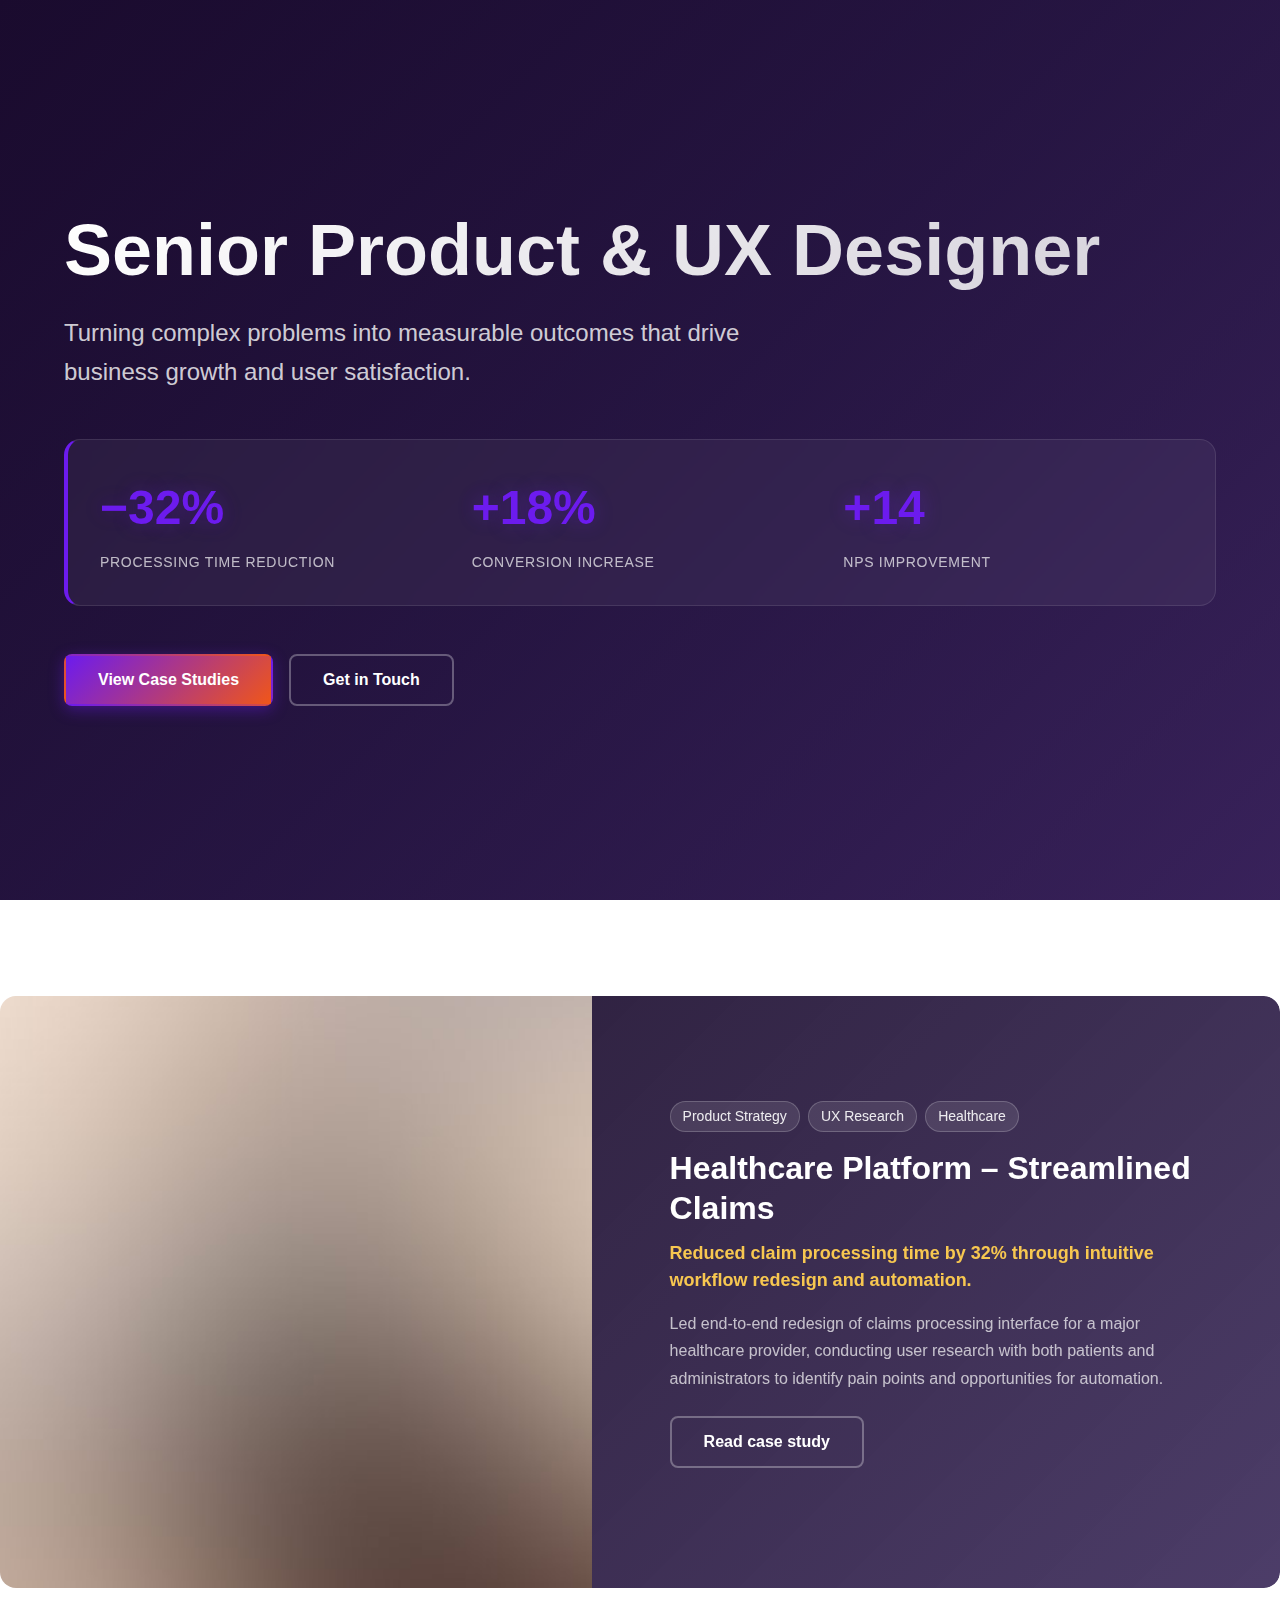
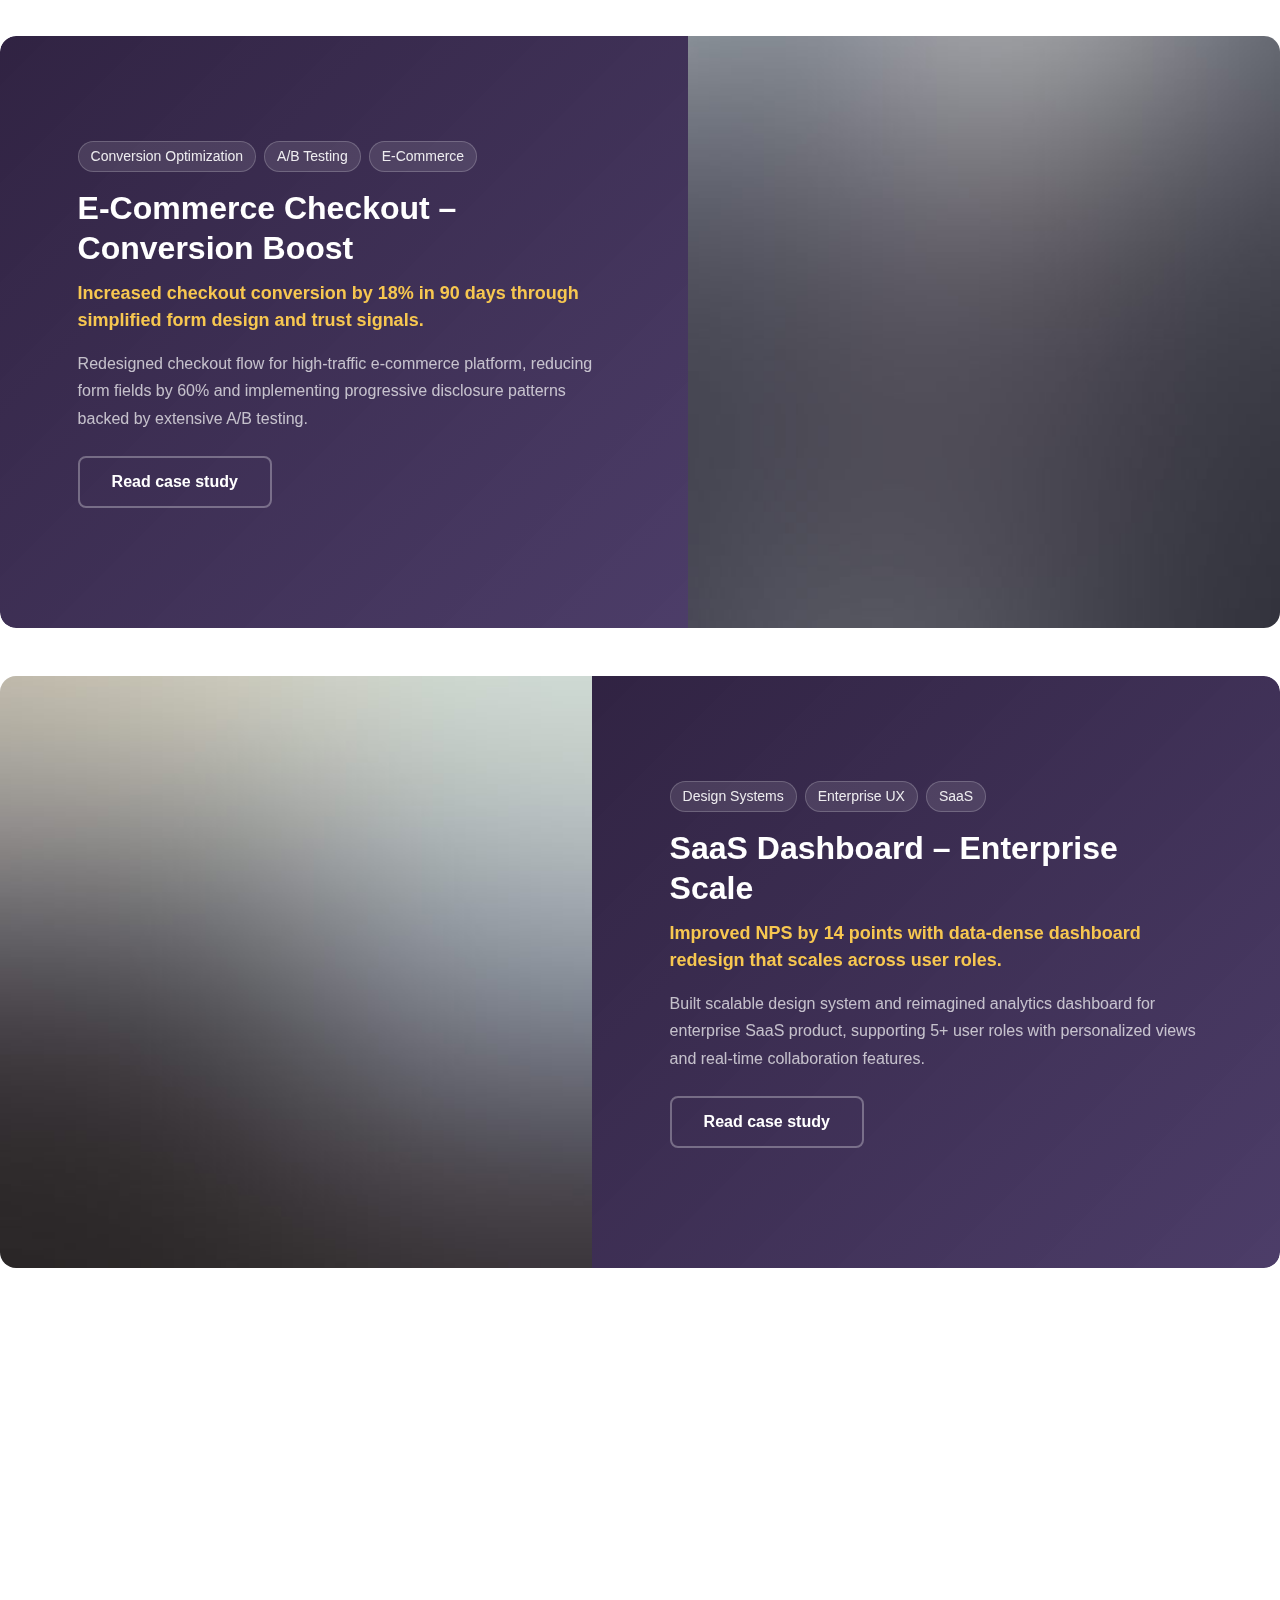
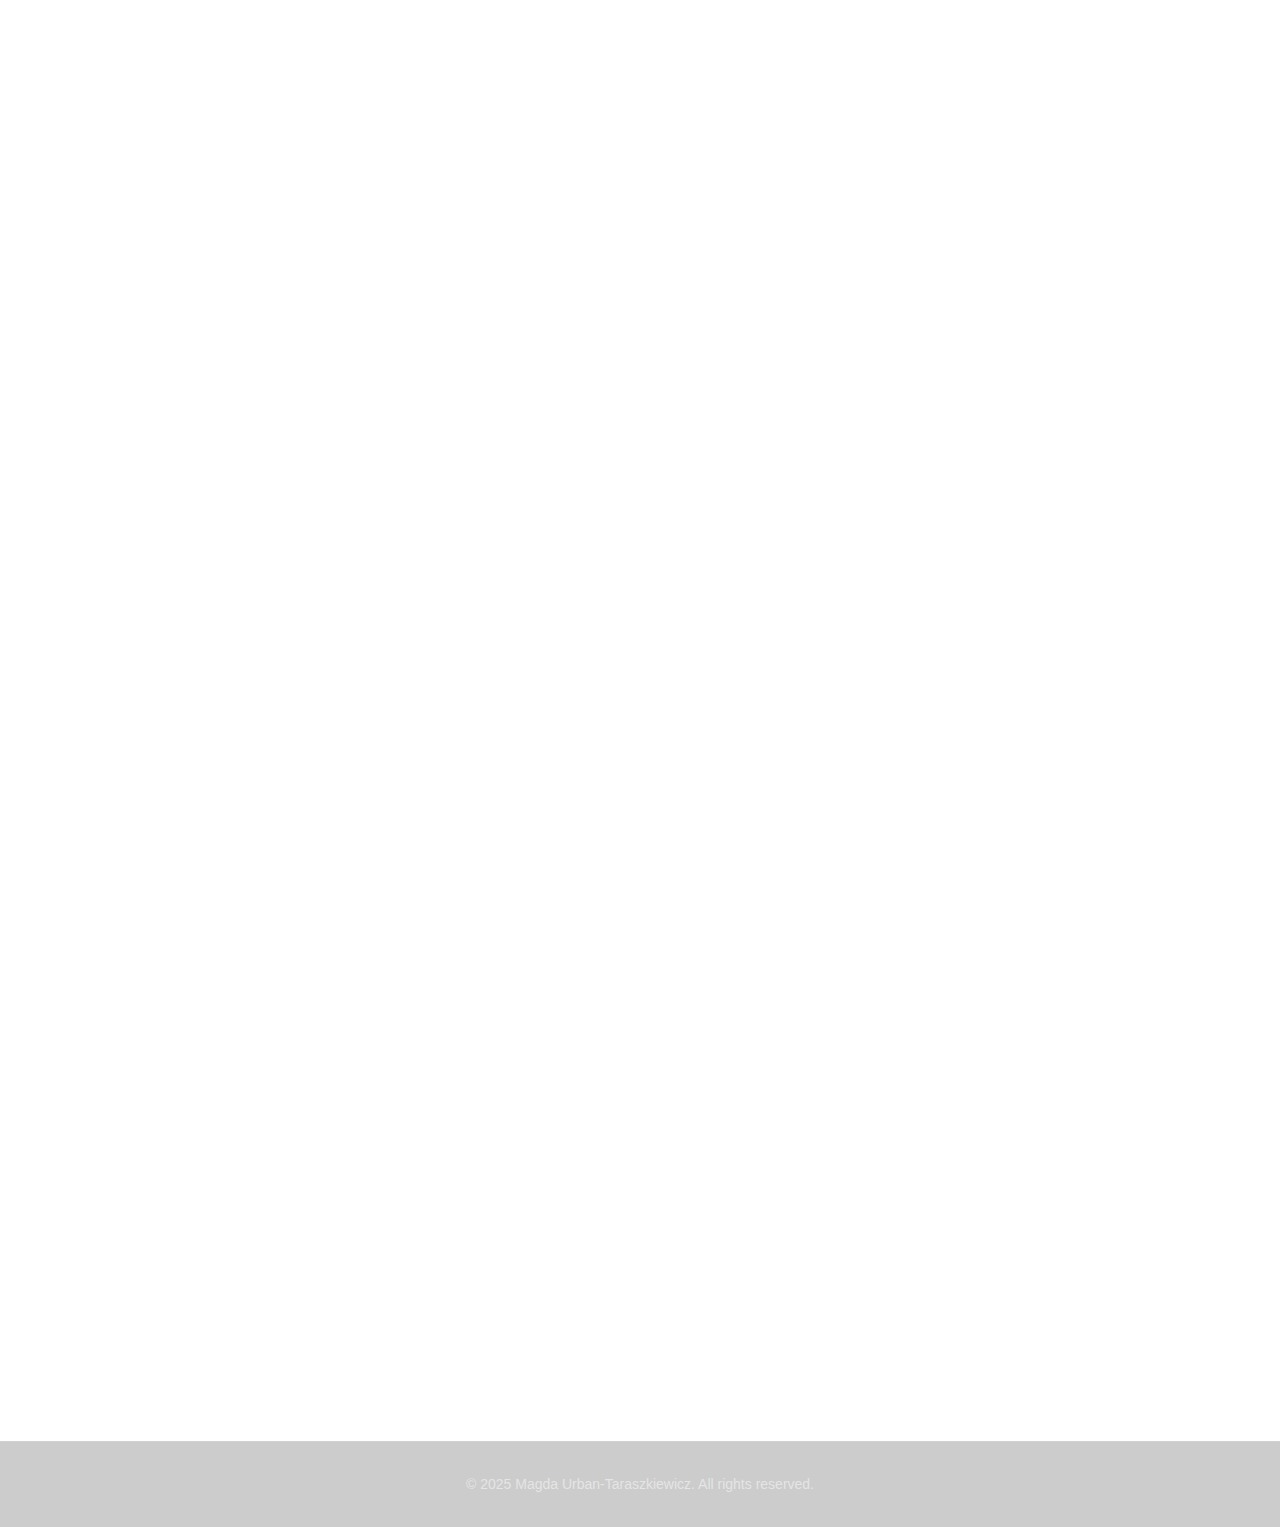
<file: index.html>
<!DOCTYPE HTML>
<html lang="en">
<head>
	<meta charset="UTF-8">
	<meta name="viewport" content="width=device-width, initial-scale=1.0">
	<meta name="description" content="Magda Urban-Taraszkiewicz - Senior Product & UX Designer turning complex problems into measurable outcomes.">

	<!-- Open Graph -->
	<meta property="og:title" content="Magda Urban-Taraszkiewicz - Senior Product & UX Designer">
	<meta property="og:description" content="Turning complex problems into measurable outcomes.">
	<meta property="og:type" content="website">

	<title>Magda Urban-Taraszkiewicz - Senior Product & UX Designer</title>

	<!-- Stylesheets -->
	<link rel="stylesheet" href="assets/css/tokens.css">
	<link rel="stylesheet" href="assets/css/base.css">
	<link rel="stylesheet" href="assets/css/visual.css">
</head>
<body class="is-preload">

	<!-- Skip Link - WCAG 2.4.1 -->
	<a href="#main-content" class="skip-link">Skip to content</a>

	<!-- Sidebar Navigation -->
	<nav id="sidebar" aria-label="Main navigation">
		<div class="inner">
			<div class="nav-brand">
				<a href="/" aria-label="Home">
					<span class="brand-initial">M</span>
					<span class="brand-name">UT</span>
				</a>
			</div>
			<ul>
				<li><a href="#intro">Welcome</a></li>
				<li><a href="#work">Case Studies</a></li>
				<li><a href="#expertise">Expertise</a></li>
				<li><a href="#about">About</a></li>
				<li><a href="#contact">Contact</a></li>
			</ul>
		</div>
	</nav>

	<!-- Main Wrapper -->
	<div id="wrapper">
		<main id="main-content">

			<!-- Hero / Intro -->
			<section id="intro" class="wrapper style1 fullscreen fade-up">
				<div class="inner">
					<h1 class="hero-title">
						Senior Product & UX Designer
					</h1>
					<p class="hero-subtitle">
						Turning complex problems into measurable outcomes that drive business growth and user satisfaction.
					</p>

					<!-- Metrics Strip -->
					<div class="metrics-strip" role="region" aria-label="Key achievements">
						<div class="metric">
							<span class="metric-value">−32%</span>
							<span class="metric-label">Processing time reduction</span>
						</div>
						<div class="metric">
							<span class="metric-value">+18%</span>
							<span class="metric-label">Conversion increase</span>
						</div>
						<div class="metric">
							<span class="metric-value">+14</span>
							<span class="metric-label">NPS improvement</span>
						</div>
					</div>

					<ul class="actions">
						<li><a href="#work" class="button primary scrolly">View Case Studies</a></li>
						<li><a href="#contact" class="button scrolly">Get in Touch</a></li>
					</ul>
				</div>
			</section>

			<!-- Case Studies - Spotlight Style -->
			<section id="work" class="wrapper style2 spotlights">

				<!-- Case Study 1 -->
				<section class="case-spotlight">
					<div class="image-wrapper">
						<img src="images/pic01.jpg" alt="" data-position="center center" loading="lazy" />
						<div class="image-overlay"></div>
					</div>
					<div class="content">
						<div class="inner">
							<div class="case-tags">
								<span class="tag">Product Strategy</span>
								<span class="tag">UX Research</span>
								<span class="tag">Healthcare</span>
							</div>
							<h2>Healthcare Platform – Streamlined Claims</h2>
							<p class="outcome">
								Reduced claim processing time by 32% through intuitive workflow redesign and automation.
							</p>
							<p class="case-details">
								Led end-to-end redesign of claims processing interface for a major healthcare provider,
								conducting user research with both patients and administrators to identify pain points
								and opportunities for automation.
							</p>
							<ul class="actions">
								<li><a href="cases/healthcare-claims.html" class="button">Read case study</a></li>
							</ul>
						</div>
					</div>
				</section>

				<!-- Case Study 2 -->
				<section class="case-spotlight">
					<div class="image-wrapper">
						<img src="images/pic02.jpg" alt="" data-position="top center" loading="lazy" />
						<div class="image-overlay"></div>
					</div>
					<div class="content">
						<div class="inner">
							<div class="case-tags">
								<span class="tag">Conversion Optimization</span>
								<span class="tag">A/B Testing</span>
								<span class="tag">E-Commerce</span>
							</div>
							<h2>E-Commerce Checkout – Conversion Boost</h2>
							<p class="outcome">
								Increased checkout conversion by 18% in 90 days through simplified form design and trust signals.
							</p>
							<p class="case-details">
								Redesigned checkout flow for high-traffic e-commerce platform, reducing form fields by 60%
								and implementing progressive disclosure patterns backed by extensive A/B testing.
							</p>
							<ul class="actions">
								<li><a href="cases/checkout-optimization.html" class="button">Read case study</a></li>
							</ul>
						</div>
					</div>
				</section>

				<!-- Case Study 3 -->
				<section class="case-spotlight">
					<div class="image-wrapper">
						<img src="images/pic03.jpg" alt="" data-position="25% 25%" loading="lazy" />
						<div class="image-overlay"></div>
					</div>
					<div class="content">
						<div class="inner">
							<div class="case-tags">
								<span class="tag">Design Systems</span>
								<span class="tag">Enterprise UX</span>
								<span class="tag">SaaS</span>
							</div>
							<h2>SaaS Dashboard – Enterprise Scale</h2>
							<p class="outcome">
								Improved NPS by 14 points with data-dense dashboard redesign that scales across user roles.
							</p>
							<p class="case-details">
								Built scalable design system and reimagined analytics dashboard for enterprise SaaS product,
								supporting 5+ user roles with personalized views and real-time collaboration features.
							</p>
							<ul class="actions">
								<li><a href="cases/saas-dashboard.html" class="button">Read case study</a></li>
							</ul>
						</div>
					</div>
				</section>

			</section>

			<!-- Expertise -->
			<section id="expertise" class="wrapper style3 fade-up">
				<div class="inner">
					<h2>Expertise</h2>
					<p>
						Over 10 years of experience combining strategic thinking with hands-on design execution
						across healthcare, e-commerce, and enterprise SaaS products.
					</p>
					<div class="features">
						<section>
							<span class="icon-wrapper">
								<svg class="icon" xmlns="http://www.w3.org/2000/svg" viewBox="0 0 24 24" fill="none" stroke="currentColor" stroke-width="2">
									<path d="M9 19c-5 1.5-5-2.5-7-3m14 6v-3.87a3.37 3.37 0 0 0-.94-2.61c3.14-.35 6.44-1.54 6.44-7A5.44 5.44 0 0 0 20 4.77 5.07 5.07 0 0 0 19.91 1S18.73.65 16 2.48a13.38 13.38 0 0 0-7 0C6.27.65 5.09 1 5.09 1A5.07 5.07 0 0 0 5 4.77a5.44 5.44 0 0 0-1.5 3.78c0 5.42 3.3 6.61 6.44 7A3.37 3.37 0 0 0 9 18.13V22"></path>
								</svg>
							</span>
							<h3>Product Strategy</h3>
							<p>Aligning user needs with business goals through research-driven roadmaps and vision.</p>
						</section>
						<section>
							<span class="icon-wrapper">
								<svg class="icon" xmlns="http://www.w3.org/2000/svg" viewBox="0 0 24 24" fill="none" stroke="currentColor" stroke-width="2">
									<circle cx="11" cy="11" r="8"></circle>
									<path d="m21 21-4.35-4.35"></path>
								</svg>
							</span>
							<h3>Discovery & Research</h3>
							<p>Uncovering insights through qualitative and quantitative methods that inform design decisions.</p>
						</section>
						<section>
							<span class="icon-wrapper">
								<svg class="icon" xmlns="http://www.w3.org/2000/svg" viewBox="0 0 24 24" fill="none" stroke="currentColor" stroke-width="2">
									<rect x="3" y="3" width="18" height="18" rx="2" ry="2"></rect>
									<line x1="3" y1="9" x2="21" y2="9"></line>
									<line x1="9" y1="21" x2="9" y2="9"></line>
								</svg>
							</span>
							<h3>Product Design</h3>
							<p>Creating intuitive interfaces that solve complex problems at scale across platforms.</p>
						</section>
						<section>
							<span class="icon-wrapper">
								<svg class="icon" xmlns="http://www.w3.org/2000/svg" viewBox="0 0 24 24" fill="none" stroke="currentColor" stroke-width="2">
									<path d="M17 21v-2a4 4 0 0 0-4-4H5a4 4 0 0 0-4 4v2"></path>
									<circle cx="9" cy="7" r="4"></circle>
									<path d="M23 21v-2a4 4 0 0 0-3-3.87"></path>
									<path d="M16 3.13a4 4 0 0 1 0 7.75"></path>
								</svg>
							</span>
							<h3>Design Leadership</h3>
							<p>Building design systems, mentoring teams, and advocating for user-centered practices.</p>
						</section>
					</div>
				</div>
			</section>

			<!-- About -->
			<section id="about" class="wrapper style2 fade-up">
				<div class="inner about-section">
					<h2>About</h2>
					<div class="about-content">
						<p>
							I'm a Senior Product & UX Designer with over 10 years of experience turning ambiguous problems
							into clear, measurable outcomes. I've led design for healthcare platforms, e-commerce experiences,
							and enterprise SaaS products—always focusing on what moves the needle for both users and the business.
						</p>
						<p>
							My approach combines strategic thinking with hands-on design execution. I advocate for users while
							understanding technical constraints, and I mentor junior designers to help them grow their skills and impact.
						</p>
						<p>
							I've worked with teams across North America and Europe, navigating complex stakeholder landscapes
							and delivering solutions that scale.
						</p>
					</div>
				</div>
			</section>

			<!-- Contact -->
			<section id="contact" class="wrapper style1 fade-up">
				<div class="inner">
					<h2>Let's Connect</h2>
					<p>I'm always interested in hearing about new opportunities, collaborations, or just chatting about design.</p>
					<div class="split style1">
						<section class="contact-content">
							<ul class="contact-methods">
								<li>
									<h3>Email</h3>
									<a href="mailto:Email@Email.com">Email@Email.com</a>
								</li>
								<li>
									<h3>LinkedIn</h3>
									<a href="https://linkedin.com" target="_blank" rel="noopener noreferrer">linkedin.com/in/magda-ut</a>
								</li>
							</ul>
						</section>
					</div>
				</div>
			</section>

		</main>
	</div>

	<!-- Footer -->
	<footer id="footer" class="wrapper style1-alt">
		<div class="inner">
			<p>&copy; 2025 Magda Urban-Taraszkiewicz. All rights reserved.</p>
		</div>
	</footer>

	<!-- Scripts -->
	<script src="assets/js/portfolio-visual.js"></script>

</body>
</html>
</file>
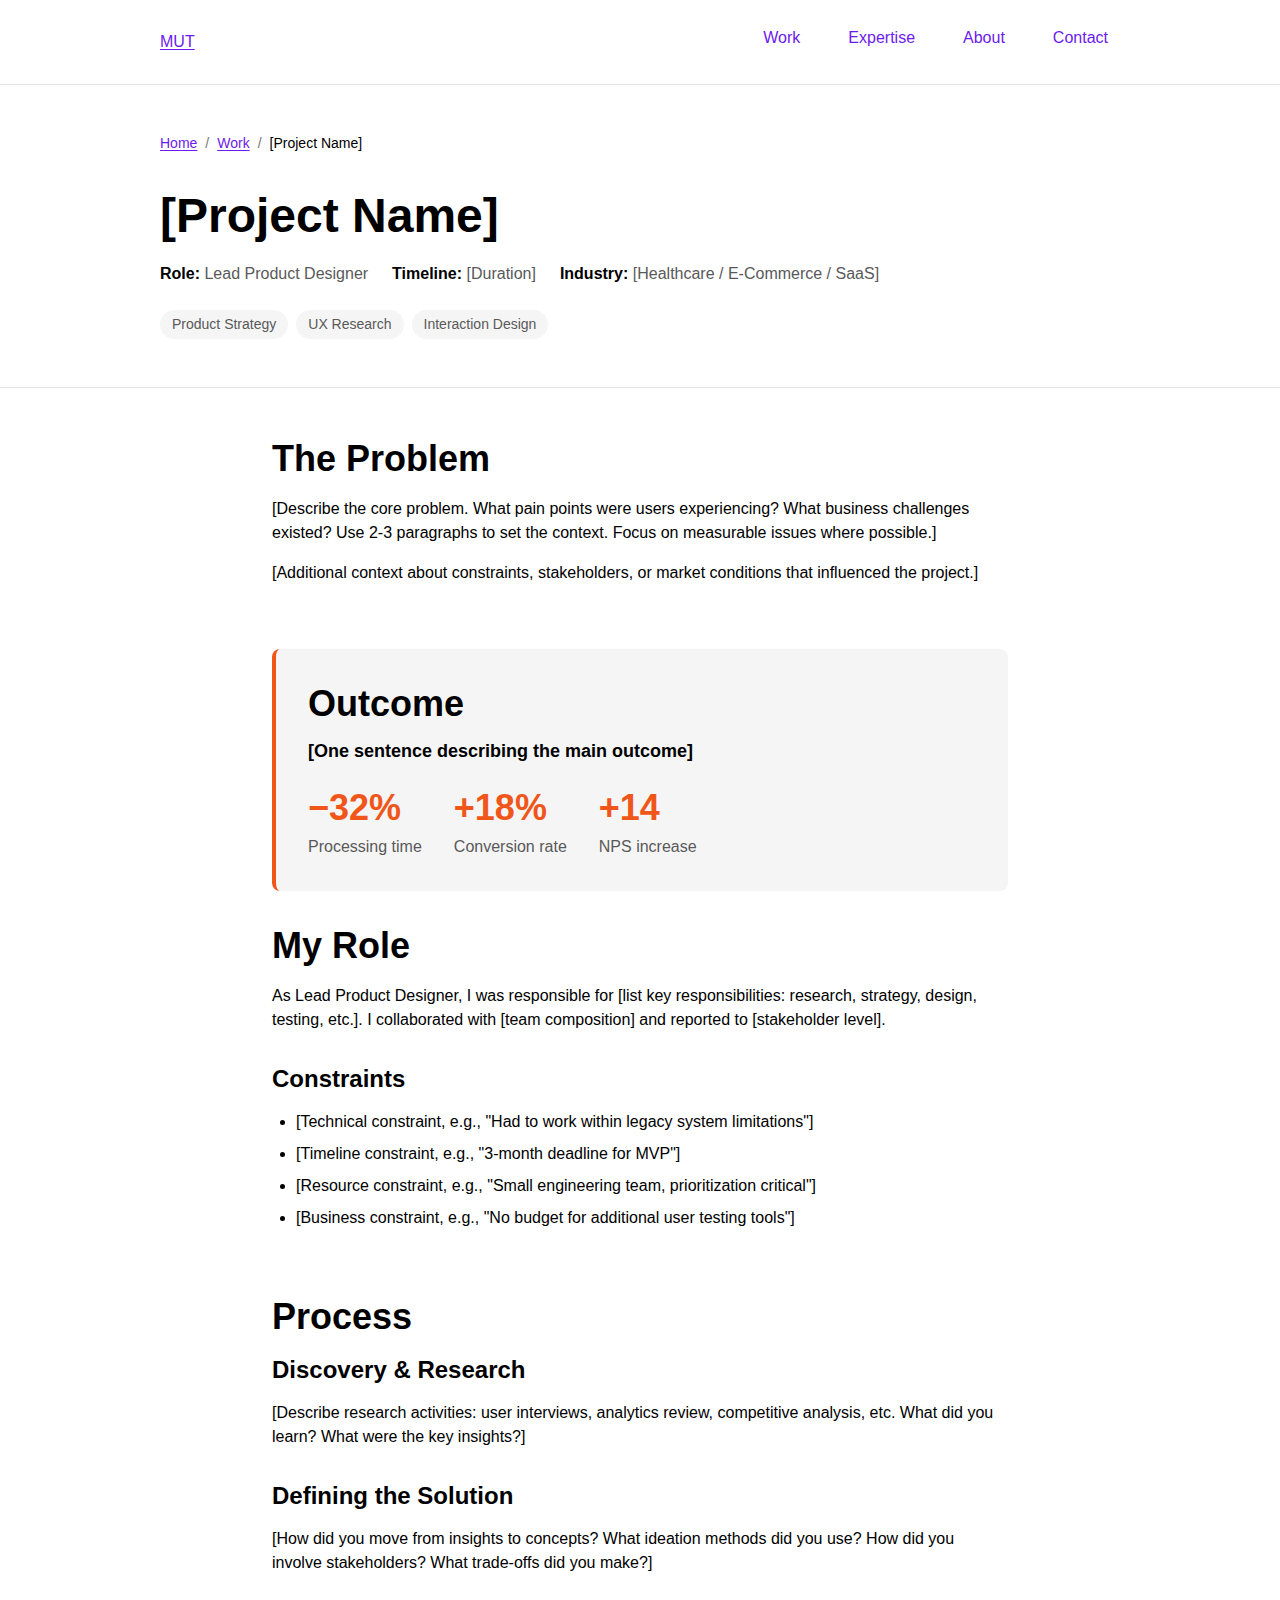
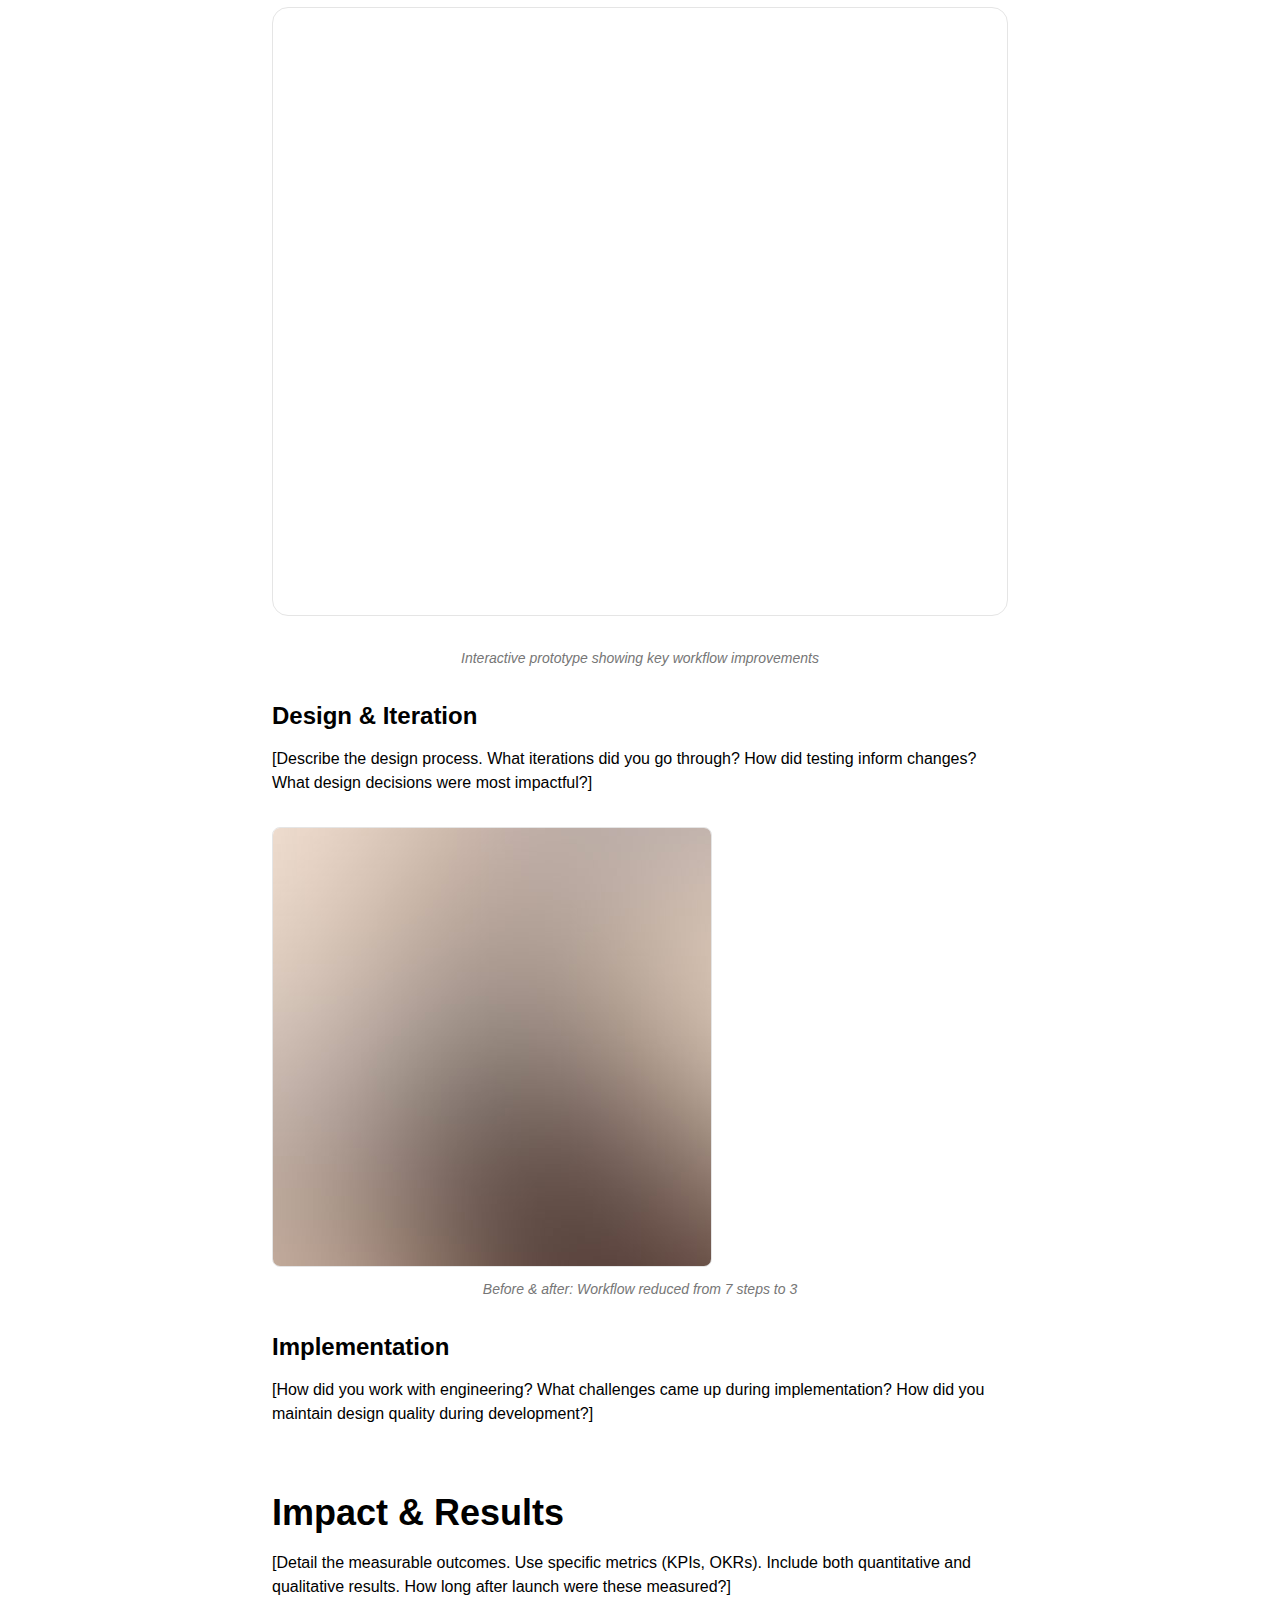
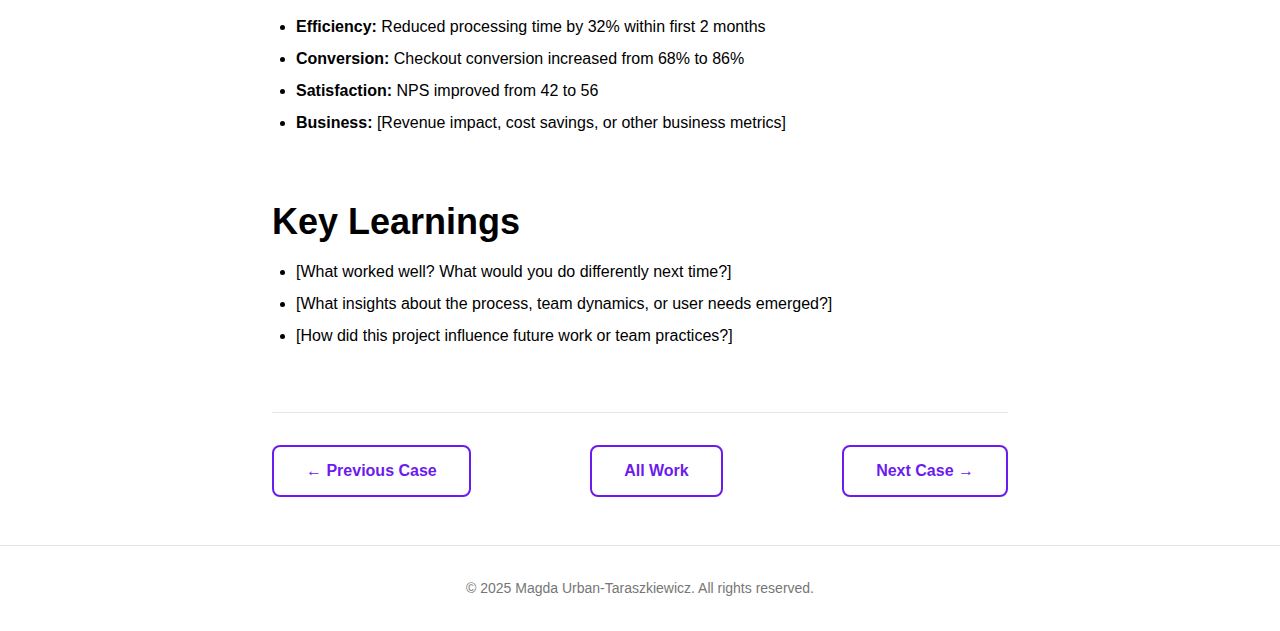
<file: case-study-template.html>
<!DOCTYPE html>
<html lang="en">
<head>
  <meta charset="UTF-8">
  <meta name="viewport" content="width=device-width, initial-scale=1.0">
  <meta name="description" content="[Project Name] - Case study by Magda Urban-Taraszkiewicz">

  <!-- Open Graph -->
  <meta property="og:title" content="[Project Name] - Magda Urban-Taraszkiewicz">
  <meta property="og:description" content="[One-line outcome]">
  <meta property="og:type" content="article">

  <title>[Project Name] - Magda Urban-Taraszkiewicz</title>

  <!-- Stylesheets -->
  <link rel="stylesheet" href="../assets/css/tokens.css">
  <link rel="stylesheet" href="../assets/css/base.css">
  <link rel="stylesheet" href="../assets/css/components.css">
</head>
<body>
  <!-- Skip Link - WCAG 2.4.1 -->
  <a href="#main-content" class="skip-link">Skip to content</a>

  <!-- Header -->
  <header class="site-header">
    <div class="container">
      <nav class="site-nav" aria-label="Main navigation">
        <div class="nav-brand">
          <a href="../index.html" aria-label="Home">MUT</a>
        </div>
        <ul class="nav-list">
          <li><a href="../index.html#work">Work</a></li>
          <li><a href="../index.html#expertise">Expertise</a></li>
          <li><a href="../index.html#about">About</a></li>
          <li><a href="../index.html#contact">Contact</a></li>
        </ul>
      </nav>
    </div>
  </header>

  <!-- Main Content -->
  <main id="main-content">

    <!-- Case Study Header -->
    <section class="case-study-header">
      <div class="container">
        <!-- Breadcrumb Navigation -->
        <nav aria-label="Breadcrumb">
          <ol class="breadcrumb">
            <li><a href="../index.html">Home</a></li>
            <li><a href="../index.html#work">Work</a></li>
            <li aria-current="page">[Project Name]</li>
          </ol>
        </nav>

        <h1 class="case-study-title">[Project Name]</h1>

        <!-- Meta Information -->
        <div class="case-study-meta">
          <div class="meta-item">
            <strong>Role:</strong> Lead Product Designer
          </div>
          <div class="meta-item">
            <strong>Timeline:</strong> [Duration]
          </div>
          <div class="meta-item">
            <strong>Industry:</strong> [Healthcare / E-Commerce / SaaS]
          </div>
        </div>

        <!-- Tags -->
        <div class="case-card-tags">
          <span class="tag">Product Strategy</span>
          <span class="tag">UX Research</span>
          <span class="tag">Interaction Design</span>
        </div>
      </div>
    </section>

    <!-- Case Study Content -->
    <article class="case-study-content">
      <div class="container">

        <!-- Problem -->
        <section class="case-study-section">
          <h2>The Problem</h2>
          <p>
            [Describe the core problem. What pain points were users experiencing? What business challenges existed?
            Use 2-3 paragraphs to set the context. Focus on measurable issues where possible.]
          </p>
          <p>
            [Additional context about constraints, stakeholders, or market conditions that influenced the project.]
          </p>
        </section>

        <!-- Outcome Highlight -->
        <aside class="outcome-highlight" role="complementary" aria-label="Key outcomes">
          <h2 style="margin-bottom: var(--space-3);">Outcome</h2>
          <p style="font-size: var(--text-lg); font-weight: 600; margin-bottom: var(--space-4);">
            [One sentence describing the main outcome]
          </p>
          <div style="display: flex; flex-wrap: wrap; gap: var(--space-6);">
            <div>
              <div style="font-size: var(--text-3xl); font-weight: 700; color: var(--color-secondary);">−32%</div>
              <div style="color: var(--color-grey-900);">Processing time</div>
            </div>
            <div>
              <div style="font-size: var(--text-3xl); font-weight: 700; color: var(--color-secondary);">+18%</div>
              <div style="color: var(--color-grey-900);">Conversion rate</div>
            </div>
            <div>
              <div style="font-size: var(--text-3xl); font-weight: 700; color: var(--color-secondary);">+14</div>
              <div style="color: var(--color-grey-900);">NPS increase</div>
            </div>
          </div>
        </aside>

        <!-- My Role & Constraints -->
        <section class="case-study-section">
          <h2>My Role</h2>
          <p>
            As Lead Product Designer, I was responsible for [list key responsibilities: research, strategy, design, testing, etc.].
            I collaborated with [team composition] and reported to [stakeholder level].
          </p>
          <h3 style="margin-top: var(--space-6);">Constraints</h3>
          <ul>
            <li>[Technical constraint, e.g., "Had to work within legacy system limitations"]</li>
            <li>[Timeline constraint, e.g., "3-month deadline for MVP"]</li>
            <li>[Resource constraint, e.g., "Small engineering team, prioritization critical"]</li>
            <li>[Business constraint, e.g., "No budget for additional user testing tools"]</li>
          </ul>
        </section>

        <!-- Process -->
        <section class="case-study-section">
          <h2>Process</h2>

          <h3>Discovery & Research</h3>
          <p>
            [Describe research activities: user interviews, analytics review, competitive analysis, etc.
            What did you learn? What were the key insights?]
          </p>

          <h3 style="margin-top: var(--space-6);">Defining the Solution</h3>
          <p>
            [How did you move from insights to concepts? What ideation methods did you use?
            How did you involve stakeholders? What trade-offs did you make?]
          </p>

          <!-- Figma Embed Example -->
          <div class="figma-embed-wrapper">
            <iframe
              class="figma-embed"
              src="https://embed.figma.com/proto/[FILE_KEY]"
              allowfullscreen
              loading="lazy"
              title="Interactive prototype for [feature name]"
            ></iframe>
            <noscript>
              <div class="figma-fallback">
                <p>Interactive prototype requires JavaScript. <a href="[FIGMA_LINK]">View in Figma</a></p>
              </div>
            </noscript>
          </div>
          <p style="text-align: center; color: var(--color-grey-600); font-size: var(--text-sm); margin-top: var(--space-3);">
            <em>Interactive prototype showing key workflow improvements</em>
          </p>

          <h3 style="margin-top: var(--space-6);">Design & Iteration</h3>
          <p>
            [Describe the design process. What iterations did you go through? How did testing inform changes?
            What design decisions were most impactful?]
          </p>

          <!-- Placeholder for Screenshots -->
          <figure style="margin: var(--space-6) 0;">
            <img
              src="../images/pic01.jpg"
              alt="Before and after comparison showing simplified workflow with 3 steps instead of 7"
              loading="lazy"
              style="border-radius: var(--radius-md); border: 1px solid var(--color-grey-100);"
            >
            <figcaption style="text-align: center; color: var(--color-grey-600); font-size: var(--text-sm); margin-top: var(--space-3);">
              <em>Before & after: Workflow reduced from 7 steps to 3</em>
            </figcaption>
          </figure>

          <h3 style="margin-top: var(--space-6);">Implementation</h3>
          <p>
            [How did you work with engineering? What challenges came up during implementation?
            How did you maintain design quality during development?]
          </p>
        </section>

        <!-- Impact & Results -->
        <section class="case-study-section">
          <h2>Impact & Results</h2>
          <p>
            [Detail the measurable outcomes. Use specific metrics (KPIs, OKRs). Include both quantitative
            and qualitative results. How long after launch were these measured?]
          </p>
          <ul>
            <li><strong>Efficiency:</strong> Reduced processing time by 32% within first 2 months</li>
            <li><strong>Conversion:</strong> Checkout conversion increased from 68% to 86%</li>
            <li><strong>Satisfaction:</strong> NPS improved from 42 to 56</li>
            <li><strong>Business:</strong> [Revenue impact, cost savings, or other business metrics]</li>
          </ul>
        </section>

        <!-- Learnings -->
        <section class="case-study-section">
          <h2>Key Learnings</h2>
          <ul>
            <li>[What worked well? What would you do differently next time?]</li>
            <li>[What insights about the process, team dynamics, or user needs emerged?]</li>
            <li>[How did this project influence future work or team practices?]</li>
          </ul>
        </section>

        <!-- Case Navigation -->
        <nav style="margin-top: var(--space-10); padding-top: var(--space-6); border-top: 1px solid var(--color-grey-100);" aria-label="Case study navigation">
          <div style="display: flex; justify-content: space-between; flex-wrap: wrap; gap: var(--space-4);">
            <a href="[previous-case].html" class="btn btn-secondary">← Previous Case</a>
            <a href="../index.html#work" class="btn btn-secondary">All Work</a>
            <a href="[next-case].html" class="btn btn-secondary">Next Case →</a>
          </div>
        </nav>

      </div>
    </article>

  </main>

  <!-- Footer -->
  <footer class="site-footer">
    <div class="container">
      <p>&copy; 2025 Magda Urban-Taraszkiewicz. All rights reserved.</p>
    </div>
  </footer>

  <!-- Progressive Enhancement JavaScript -->
  <script src="../assets/js/portfolio.js"></script>

</body>
</html>
</file>
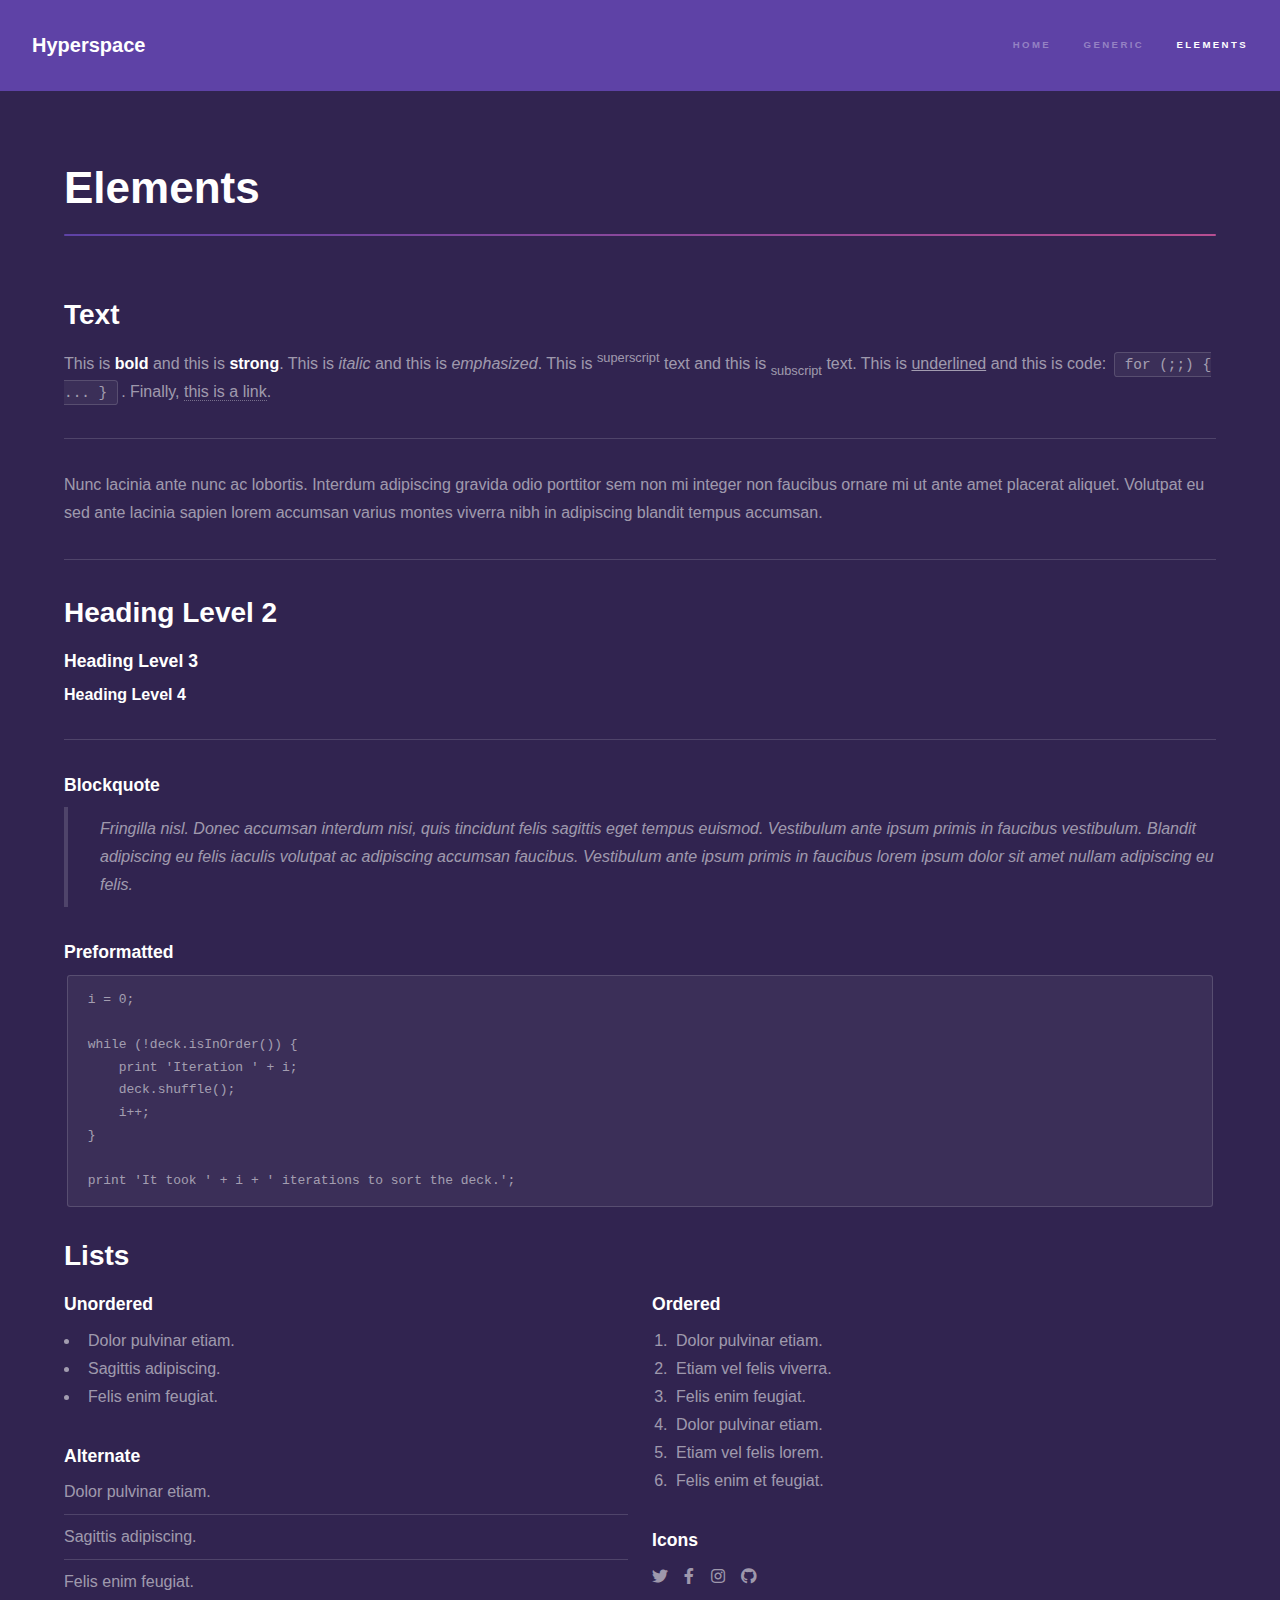
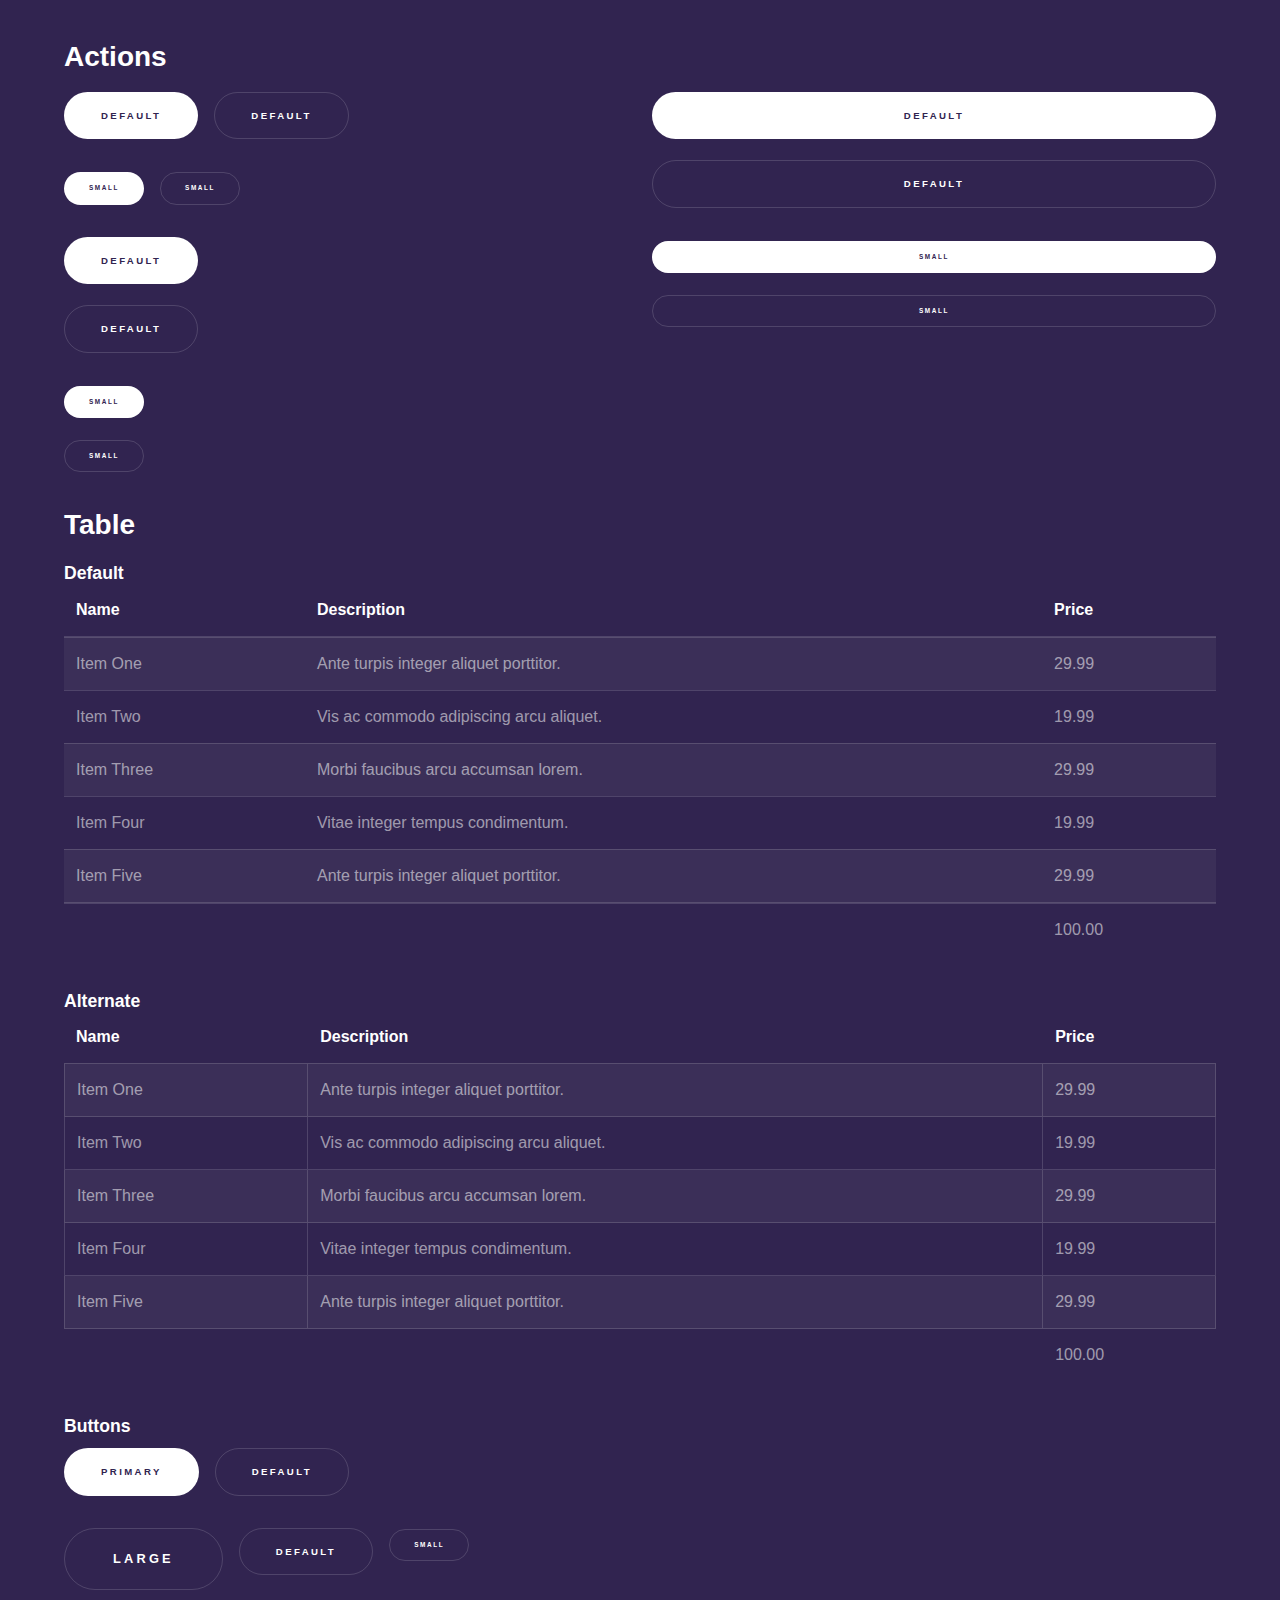
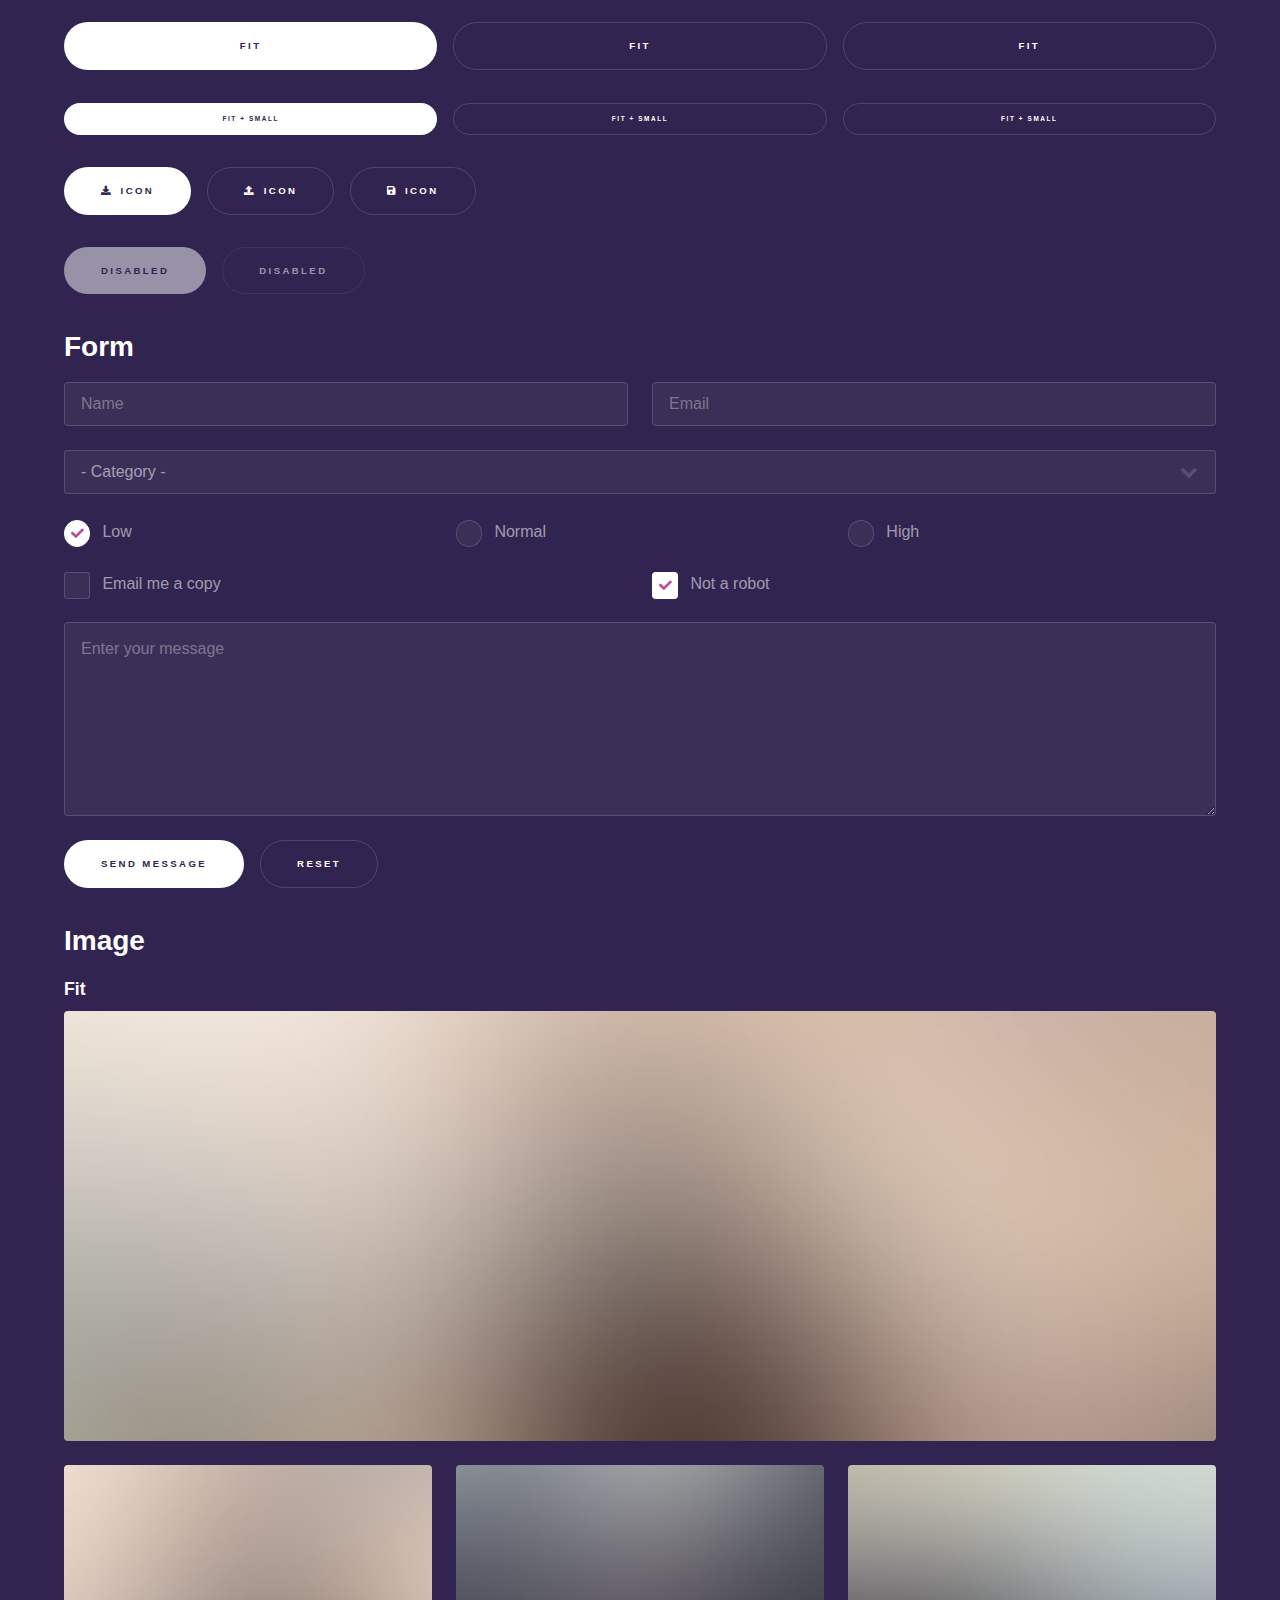
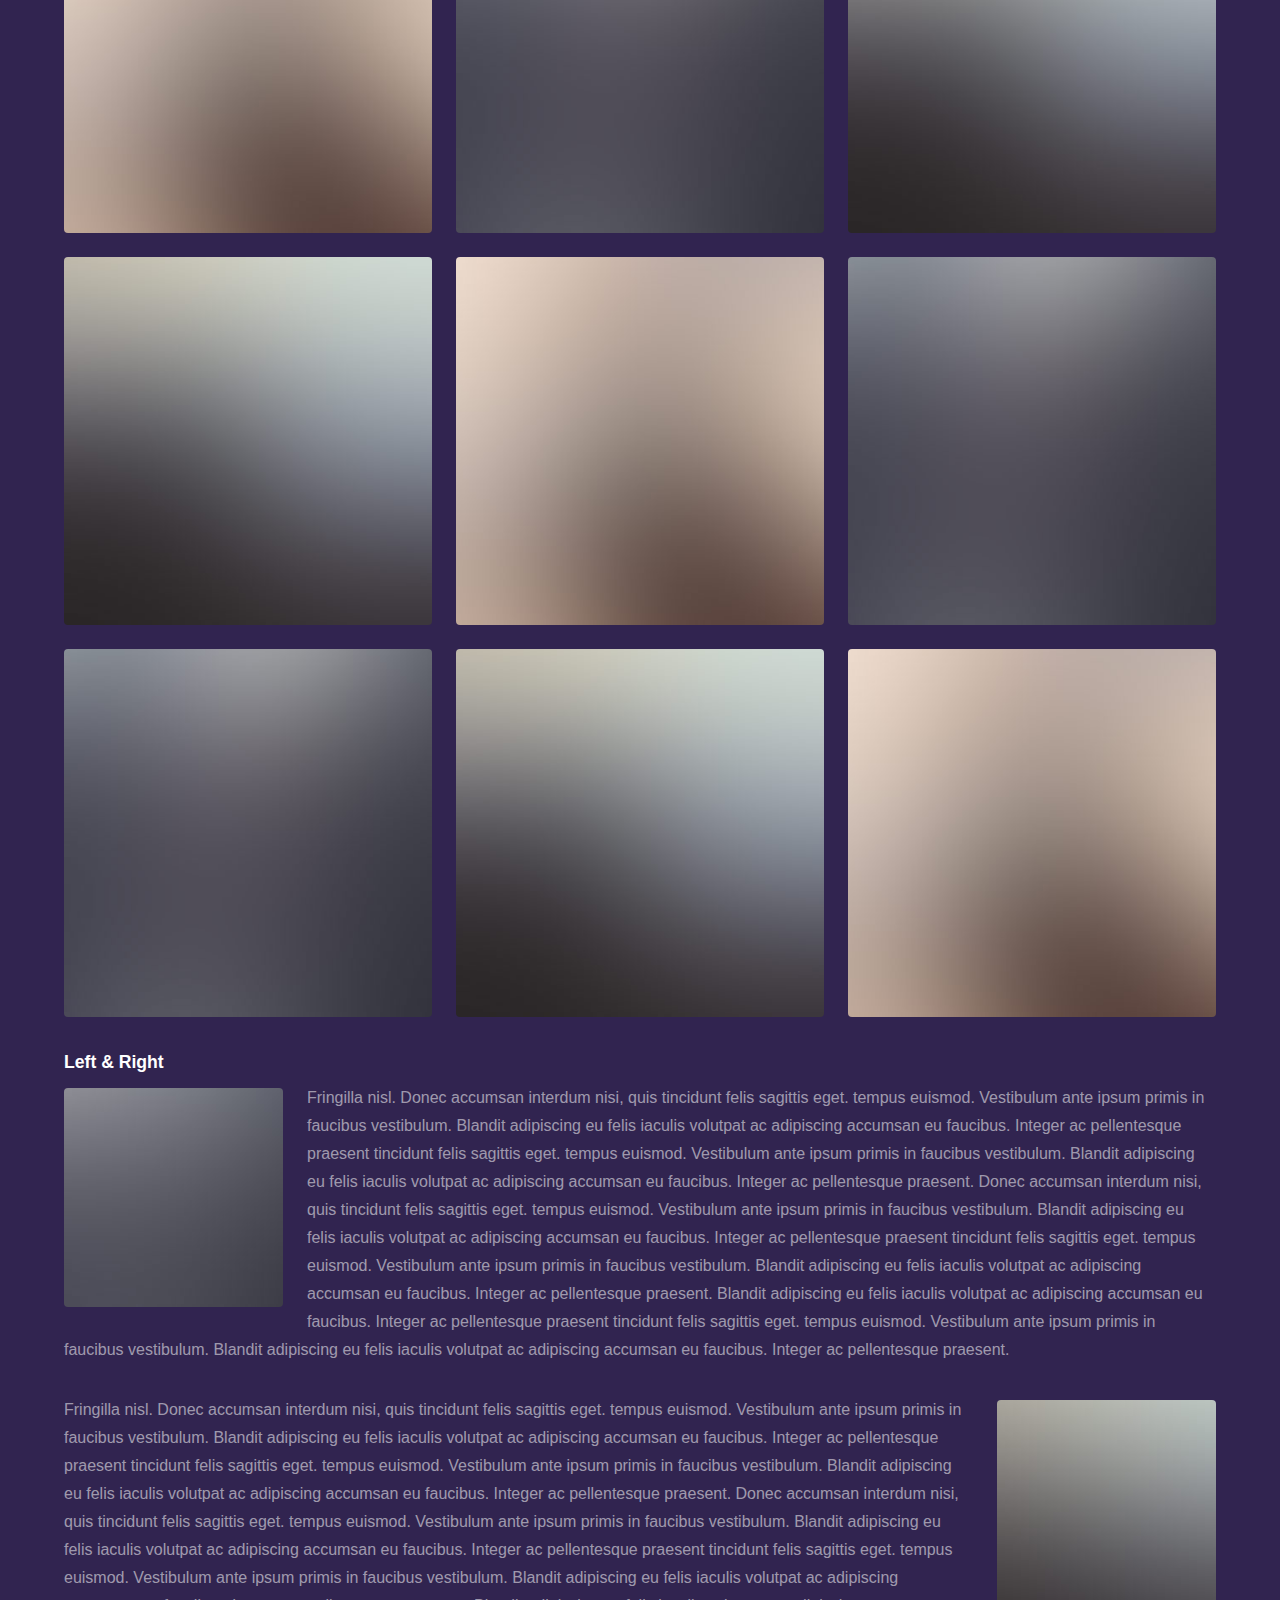
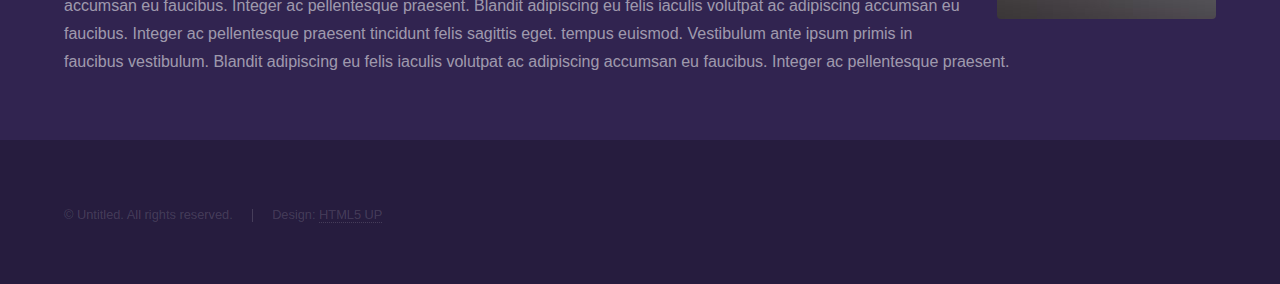
<file: elements.html>
<!DOCTYPE HTML>
<!--
	Hyperspace by HTML5 UP
	html5up.net | @ajlkn
	Free for personal and commercial use under the CCA 3.0 license (html5up.net/license)
-->
<html>
	<head>
		<title>Elements - Hyperspace by HTML5 UP</title>
		<meta charset="utf-8" />
		<meta name="viewport" content="width=device-width, initial-scale=1, user-scalable=no" />
		<link rel="stylesheet" href="assets/css/main.css" />
		<noscript><link rel="stylesheet" href="assets/css/noscript.css" /></noscript>
	</head>
	<body class="is-preload">

		<!-- Header -->
			<header id="header">
				<a href="index.html" class="title">Hyperspace</a>
				<nav>
					<ul>
						<li><a href="index.html">Home</a></li>
						<li><a href="generic.html">Generic</a></li>
						<li><a href="elements.html"  class="active">Elements</a></li>
					</ul>
				</nav>
			</header>

		<!-- Wrapper -->
			<div id="wrapper">

				<!-- Main -->
					<section id="main" class="wrapper">
						<div class="inner">
							<h1 class="major">Elements</h1>

							<!-- Text -->
								<section>
									<h2>Text</h2>
									<p>This is <b>bold</b> and this is <strong>strong</strong>. This is <i>italic</i> and this is <em>emphasized</em>.
									This is <sup>superscript</sup> text and this is <sub>subscript</sub> text.
									This is <u>underlined</u> and this is code: <code>for (;;) { ... }</code>. Finally, <a href="#">this is a link</a>.</p>
									<hr />
									<p>Nunc lacinia ante nunc ac lobortis. Interdum adipiscing gravida odio porttitor sem non mi integer non faucibus ornare mi ut ante amet placerat aliquet. Volutpat eu sed ante lacinia sapien lorem accumsan varius montes viverra nibh in adipiscing blandit tempus accumsan.</p>
									<hr />
									<h2>Heading Level 2</h2>
									<h3>Heading Level 3</h3>
									<h4>Heading Level 4</h4>
									<hr />
									<h3>Blockquote</h3>
									<blockquote>Fringilla nisl. Donec accumsan interdum nisi, quis tincidunt felis sagittis eget tempus euismod. Vestibulum ante ipsum primis in faucibus vestibulum. Blandit adipiscing eu felis iaculis volutpat ac adipiscing accumsan faucibus. Vestibulum ante ipsum primis in faucibus lorem ipsum dolor sit amet nullam adipiscing eu felis.</blockquote>
									<h3>Preformatted</h3>
									<pre><code>i = 0;

while (!deck.isInOrder()) {
    print 'Iteration ' + i;
    deck.shuffle();
    i++;
}

print 'It took ' + i + ' iterations to sort the deck.';</code></pre>
								</section>

							<!-- Lists -->
								<section>
									<h2>Lists</h2>
									<div class="row">
										<div class="col-6 col-12-medium">
											<h3>Unordered</h3>
											<ul>
												<li>Dolor pulvinar etiam.</li>
												<li>Sagittis adipiscing.</li>
												<li>Felis enim feugiat.</li>
											</ul>
											<h3>Alternate</h3>
											<ul class="alt">
												<li>Dolor pulvinar etiam.</li>
												<li>Sagittis adipiscing.</li>
												<li>Felis enim feugiat.</li>
											</ul>
										</div>
										<div class="col-6 col-12-medium">
											<h3>Ordered</h3>
											<ol>
												<li>Dolor pulvinar etiam.</li>
												<li>Etiam vel felis viverra.</li>
												<li>Felis enim feugiat.</li>
												<li>Dolor pulvinar etiam.</li>
												<li>Etiam vel felis lorem.</li>
												<li>Felis enim et feugiat.</li>
											</ol>
											<h3>Icons</h3>
											<ul class="icons">
												<li><a href="#" class="icon brands fa-twitter"><span class="label">Twitter</span></a></li>
												<li><a href="#" class="icon brands fa-facebook-f"><span class="label">Facebook</span></a></li>
												<li><a href="#" class="icon brands fa-instagram"><span class="label">Instagram</span></a></li>
												<li><a href="#" class="icon brands fa-github"><span class="label">Github</span></a></li>
											</ul>
										</div>
									</div>
									<h2>Actions</h2>
									<div class="row">
										<div class="col-6 col-12-medium">
											<ul class="actions">
												<li><a href="#" class="button primary">Default</a></li>
												<li><a href="#" class="button">Default</a></li>
											</ul>
											<ul class="actions small">
												<li><a href="#" class="button primary small">Small</a></li>
												<li><a href="#" class="button small">Small</a></li>
											</ul>
											<ul class="actions stacked">
												<li><a href="#" class="button primary">Default</a></li>
												<li><a href="#" class="button">Default</a></li>
											</ul>
											<ul class="actions stacked">
												<li><a href="#" class="button primary small">Small</a></li>
												<li><a href="#" class="button small">Small</a></li>
											</ul>
										</div>
										<div class="col-6 col-12-medium">
											<ul class="actions stacked">
												<li><a href="#" class="button primary fit">Default</a></li>
												<li><a href="#" class="button fit">Default</a></li>
											</ul>
											<ul class="actions stacked">
												<li><a href="#" class="button primary small fit">Small</a></li>
												<li><a href="#" class="button small fit">Small</a></li>
											</ul>
										</div>
									</div>
								</section>

							<!-- Table -->
								<section>
									<h2>Table</h2>
									<h3>Default</h3>
									<div class="table-wrapper">
										<table>
											<thead>
												<tr>
													<th>Name</th>
													<th>Description</th>
													<th>Price</th>
												</tr>
											</thead>
											<tbody>
												<tr>
													<td>Item One</td>
													<td>Ante turpis integer aliquet porttitor.</td>
													<td>29.99</td>
												</tr>
												<tr>
													<td>Item Two</td>
													<td>Vis ac commodo adipiscing arcu aliquet.</td>
													<td>19.99</td>
												</tr>
												<tr>
													<td>Item Three</td>
													<td> Morbi faucibus arcu accumsan lorem.</td>
													<td>29.99</td>
												</tr>
												<tr>
													<td>Item Four</td>
													<td>Vitae integer tempus condimentum.</td>
													<td>19.99</td>
												</tr>
												<tr>
													<td>Item Five</td>
													<td>Ante turpis integer aliquet porttitor.</td>
													<td>29.99</td>
												</tr>
											</tbody>
											<tfoot>
												<tr>
													<td colspan="2"></td>
													<td>100.00</td>
												</tr>
											</tfoot>
										</table>
									</div>

									<h3>Alternate</h3>
									<div class="table-wrapper">
										<table class="alt">
											<thead>
												<tr>
													<th>Name</th>
													<th>Description</th>
													<th>Price</th>
												</tr>
											</thead>
											<tbody>
												<tr>
													<td>Item One</td>
													<td>Ante turpis integer aliquet porttitor.</td>
													<td>29.99</td>
												</tr>
												<tr>
													<td>Item Two</td>
													<td>Vis ac commodo adipiscing arcu aliquet.</td>
													<td>19.99</td>
												</tr>
												<tr>
													<td>Item Three</td>
													<td> Morbi faucibus arcu accumsan lorem.</td>
													<td>29.99</td>
												</tr>
												<tr>
													<td>Item Four</td>
													<td>Vitae integer tempus condimentum.</td>
													<td>19.99</td>
												</tr>
												<tr>
													<td>Item Five</td>
													<td>Ante turpis integer aliquet porttitor.</td>
													<td>29.99</td>
												</tr>
											</tbody>
											<tfoot>
												<tr>
													<td colspan="2"></td>
													<td>100.00</td>
												</tr>
											</tfoot>
										</table>
									</div>
								</section>

							<!-- Buttons -->
								<section>
									<h3>Buttons</h3>
									<ul class="actions">
										<li><a href="#" class="button primary">Primary</a></li>
										<li><a href="#" class="button">Default</a></li>
									</ul>
									<ul class="actions">
										<li><a href="#" class="button large">Large</a></li>
										<li><a href="#" class="button">Default</a></li>
										<li><a href="#" class="button small">Small</a></li>
									</ul>
									<ul class="actions fit">
										<li><a href="#" class="button primary fit">Fit</a></li>
										<li><a href="#" class="button fit">Fit</a></li>
										<li><a href="#" class="button fit">Fit</a></li>
									</ul>
									<ul class="actions fit small">
										<li><a href="#" class="button primary fit small">Fit + Small</a></li>
										<li><a href="#" class="button fit small">Fit + Small</a></li>
										<li><a href="#" class="button fit small">Fit + Small</a></li>
									</ul>
									<ul class="actions">
										<li><a href="#" class="button primary icon solid fa-download">Icon</a></li>
										<li><a href="#" class="button icon solid fa-upload">Icon</a></li>
										<li><a href="#" class="button icon solid fa-save">Icon</a></li>
									</ul>
									<ul class="actions">
										<li><span class="button primary disabled">Disabled</span></li>
										<li><span class="button disabled">Disabled</span></li>
									</ul>
								</section>

							<!-- Form -->
								<section>
									<h2>Form</h2>
									<form method="post" action="#">
										<div class="row gtr-uniform">
											<div class="col-6 col-12-xsmall">
												<input type="text" name="demo-name" id="demo-name" value="" placeholder="Name" />
											</div>
											<div class="col-6 col-12-xsmall">
												<input type="email" name="demo-email" id="demo-email" value="" placeholder="Email" />
											</div>
											<div class="col-12">
												<select name="demo-category" id="demo-category">
													<option value="">- Category -</option>
													<option value="1">Manufacturing</option>
													<option value="1">Shipping</option>
													<option value="1">Administration</option>
													<option value="1">Human Resources</option>
												</select>
											</div>
											<div class="col-4 col-12-small">
												<input type="radio" id="demo-priority-low" name="demo-priority" checked>
												<label for="demo-priority-low">Low</label>
											</div>
											<div class="col-4 col-12-small">
												<input type="radio" id="demo-priority-normal" name="demo-priority">
												<label for="demo-priority-normal">Normal</label>
											</div>
											<div class="col-4 col-12-small">
												<input type="radio" id="demo-priority-high" name="demo-priority">
												<label for="demo-priority-high">High</label>
											</div>
											<div class="col-6 col-12-small">
												<input type="checkbox" id="demo-copy" name="demo-copy">
												<label for="demo-copy">Email me a copy</label>
											</div>
											<div class="col-6 col-12-small">
												<input type="checkbox" id="demo-human" name="demo-human" checked>
												<label for="demo-human">Not a robot</label>
											</div>
											<div class="col-12">
												<textarea name="demo-message" id="demo-message" placeholder="Enter your message" rows="6"></textarea>
											</div>
											<div class="col-12">
												<ul class="actions">
													<li><input type="submit" value="Send Message" class="primary" /></li>
													<li><input type="reset" value="Reset" /></li>
												</ul>
											</div>
										</div>
									</form>
								</section>

							<!-- Image -->
								<section>
									<h2>Image</h2>
									<h3>Fit</h3>
									<div class="box alt">
										<div class="row gtr-uniform">
											<div class="col-12"><span class="image fit"><img src="images/pic04.jpg" alt="" /></span></div>
											<div class="col-4"><span class="image fit"><img src="images/pic01.jpg" alt="" /></span></div>
											<div class="col-4"><span class="image fit"><img src="images/pic02.jpg" alt="" /></span></div>
											<div class="col-4"><span class="image fit"><img src="images/pic03.jpg" alt="" /></span></div>
											<div class="col-4"><span class="image fit"><img src="images/pic03.jpg" alt="" /></span></div>
											<div class="col-4"><span class="image fit"><img src="images/pic01.jpg" alt="" /></span></div>
											<div class="col-4"><span class="image fit"><img src="images/pic02.jpg" alt="" /></span></div>
											<div class="col-4"><span class="image fit"><img src="images/pic02.jpg" alt="" /></span></div>
											<div class="col-4"><span class="image fit"><img src="images/pic03.jpg" alt="" /></span></div>
											<div class="col-4"><span class="image fit"><img src="images/pic01.jpg" alt="" /></span></div>
										</div>
									</div>
									<h3>Left &amp; Right</h3>
									<p><span class="image left"><img src="images/pic05.jpg" alt="" /></span>Fringilla nisl. Donec accumsan interdum nisi, quis tincidunt felis sagittis eget. tempus euismod. Vestibulum ante ipsum primis in faucibus vestibulum. Blandit adipiscing eu felis iaculis volutpat ac adipiscing accumsan eu faucibus. Integer ac pellentesque praesent tincidunt felis sagittis eget. tempus euismod. Vestibulum ante ipsum primis in faucibus vestibulum. Blandit adipiscing eu felis iaculis volutpat ac adipiscing accumsan eu faucibus. Integer ac pellentesque praesent. Donec accumsan interdum nisi, quis tincidunt felis sagittis eget. tempus euismod. Vestibulum ante ipsum primis in faucibus vestibulum. Blandit adipiscing eu felis iaculis volutpat ac adipiscing accumsan eu faucibus. Integer ac pellentesque praesent tincidunt felis sagittis eget. tempus euismod. Vestibulum ante ipsum primis in faucibus vestibulum. Blandit adipiscing eu felis iaculis volutpat ac adipiscing accumsan eu faucibus. Integer ac pellentesque praesent. Blandit adipiscing eu felis iaculis volutpat ac adipiscing accumsan eu faucibus. Integer ac pellentesque praesent tincidunt felis sagittis eget. tempus euismod. Vestibulum ante ipsum primis in faucibus vestibulum. Blandit adipiscing eu felis iaculis volutpat ac adipiscing accumsan eu faucibus. Integer ac pellentesque praesent.</p>
									<p><span class="image right"><img src="images/pic06.jpg" alt="" /></span>Fringilla nisl. Donec accumsan interdum nisi, quis tincidunt felis sagittis eget. tempus euismod. Vestibulum ante ipsum primis in faucibus vestibulum. Blandit adipiscing eu felis iaculis volutpat ac adipiscing accumsan eu faucibus. Integer ac pellentesque praesent tincidunt felis sagittis eget. tempus euismod. Vestibulum ante ipsum primis in faucibus vestibulum. Blandit adipiscing eu felis iaculis volutpat ac adipiscing accumsan eu faucibus. Integer ac pellentesque praesent. Donec accumsan interdum nisi, quis tincidunt felis sagittis eget. tempus euismod. Vestibulum ante ipsum primis in faucibus vestibulum. Blandit adipiscing eu felis iaculis volutpat ac adipiscing accumsan eu faucibus. Integer ac pellentesque praesent tincidunt felis sagittis eget. tempus euismod. Vestibulum ante ipsum primis in faucibus vestibulum. Blandit adipiscing eu felis iaculis volutpat ac adipiscing accumsan eu faucibus. Integer ac pellentesque praesent. Blandit adipiscing eu felis iaculis volutpat ac adipiscing accumsan eu faucibus. Integer ac pellentesque praesent tincidunt felis sagittis eget. tempus euismod. Vestibulum ante ipsum primis in faucibus vestibulum. Blandit adipiscing eu felis iaculis volutpat ac adipiscing accumsan eu faucibus. Integer ac pellentesque praesent.</p>
								</section>

						</div>
					</section>

			</div>

		<!-- Footer -->
			<footer id="footer" class="wrapper alt">
				<div class="inner">
					<ul class="menu">
						<li>&copy; Untitled. All rights reserved.</li><li>Design: <a href="http://html5up.net">HTML5 UP</a></li>
					</ul>
				</div>
			</footer>

		<!-- Scripts -->
			<script src="assets/js/jquery.min.js"></script>
			<script src="assets/js/jquery.scrollex.min.js"></script>
			<script src="assets/js/jquery.scrolly.min.js"></script>
			<script src="assets/js/browser.min.js"></script>
			<script src="assets/js/breakpoints.min.js"></script>
			<script src="assets/js/util.js"></script>
			<script src="assets/js/main.js"></script>

	</body>
</html>
</file>
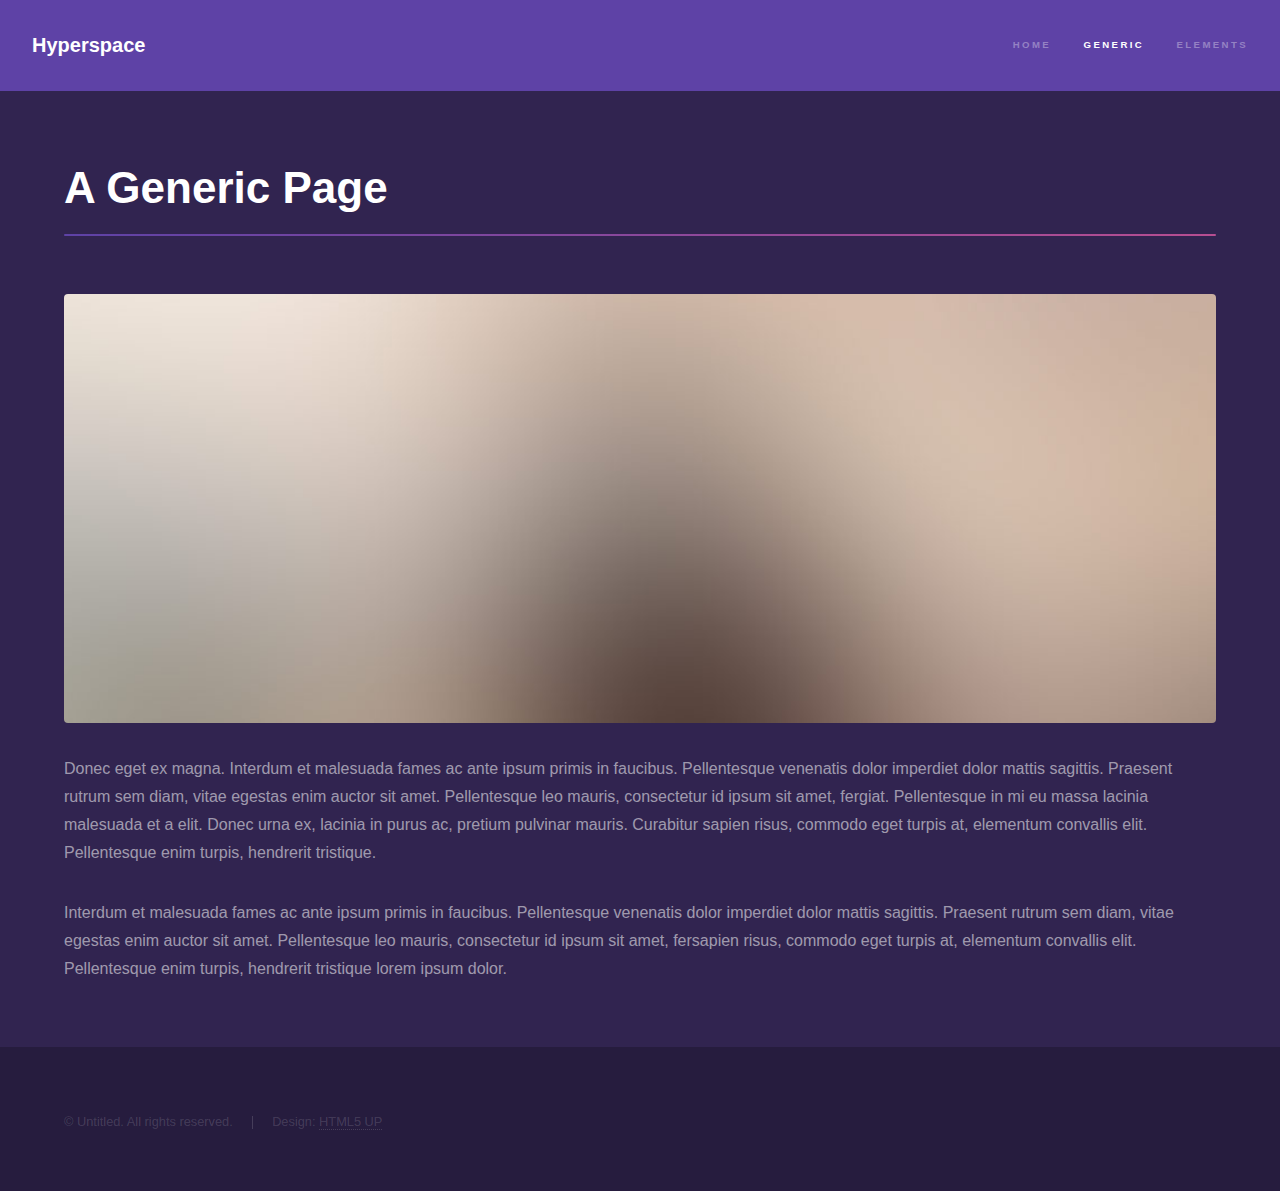
<file: generic.html>
<!DOCTYPE HTML>
<!--
	Hyperspace by HTML5 UP
	html5up.net | @ajlkn
	Free for personal and commercial use under the CCA 3.0 license (html5up.net/license)
-->
<html>
	<head>
		<title>Generic - Hyperspace by HTML5 UP</title>
		<meta charset="utf-8" />
		<meta name="viewport" content="width=device-width, initial-scale=1, user-scalable=no" />
		<link rel="stylesheet" href="assets/css/main.css" />
		<noscript><link rel="stylesheet" href="assets/css/noscript.css" /></noscript>
	</head>
	<body class="is-preload">

		<!-- Header -->
			<header id="header">
				<a href="index.html" class="title">Hyperspace</a>
				<nav>
					<ul>
						<li><a href="index.html">Home</a></li>
						<li><a href="generic.html" class="active">Generic</a></li>
						<li><a href="elements.html">Elements</a></li>
					</ul>
				</nav>
			</header>

		<!-- Wrapper -->
			<div id="wrapper">

				<!-- Main -->
					<section id="main" class="wrapper">
						<div class="inner">
							<h1 class="major">A Generic Page</h1>
							<span class="image fit"><img src="images/pic04.jpg" alt="" /></span>
							<p>Donec eget ex magna. Interdum et malesuada fames ac ante ipsum primis in faucibus. Pellentesque venenatis dolor imperdiet dolor mattis sagittis. Praesent rutrum sem diam, vitae egestas enim auctor sit amet. Pellentesque leo mauris, consectetur id ipsum sit amet, fergiat. Pellentesque in mi eu massa lacinia malesuada et a elit. Donec urna ex, lacinia in purus ac, pretium pulvinar mauris. Curabitur sapien risus, commodo eget turpis at, elementum convallis elit. Pellentesque enim turpis, hendrerit tristique.</p>
							<p>Interdum et malesuada fames ac ante ipsum primis in faucibus. Pellentesque venenatis dolor imperdiet dolor mattis sagittis. Praesent rutrum sem diam, vitae egestas enim auctor sit amet. Pellentesque leo mauris, consectetur id ipsum sit amet, fersapien risus, commodo eget turpis at, elementum convallis elit. Pellentesque enim turpis, hendrerit tristique lorem ipsum dolor.</p>
						</div>
					</section>

			</div>

		<!-- Footer -->
			<footer id="footer" class="wrapper alt">
				<div class="inner">
					<ul class="menu">
						<li>&copy; Untitled. All rights reserved.</li><li>Design: <a href="http://html5up.net">HTML5 UP</a></li>
					</ul>
				</div>
			</footer>

		<!-- Scripts -->
			<script src="assets/js/jquery.min.js"></script>
			<script src="assets/js/jquery.scrollex.min.js"></script>
			<script src="assets/js/jquery.scrolly.min.js"></script>
			<script src="assets/js/browser.min.js"></script>
			<script src="assets/js/breakpoints.min.js"></script>
			<script src="assets/js/util.js"></script>
			<script src="assets/js/main.js"></script>

	</body>
</html>
</file>
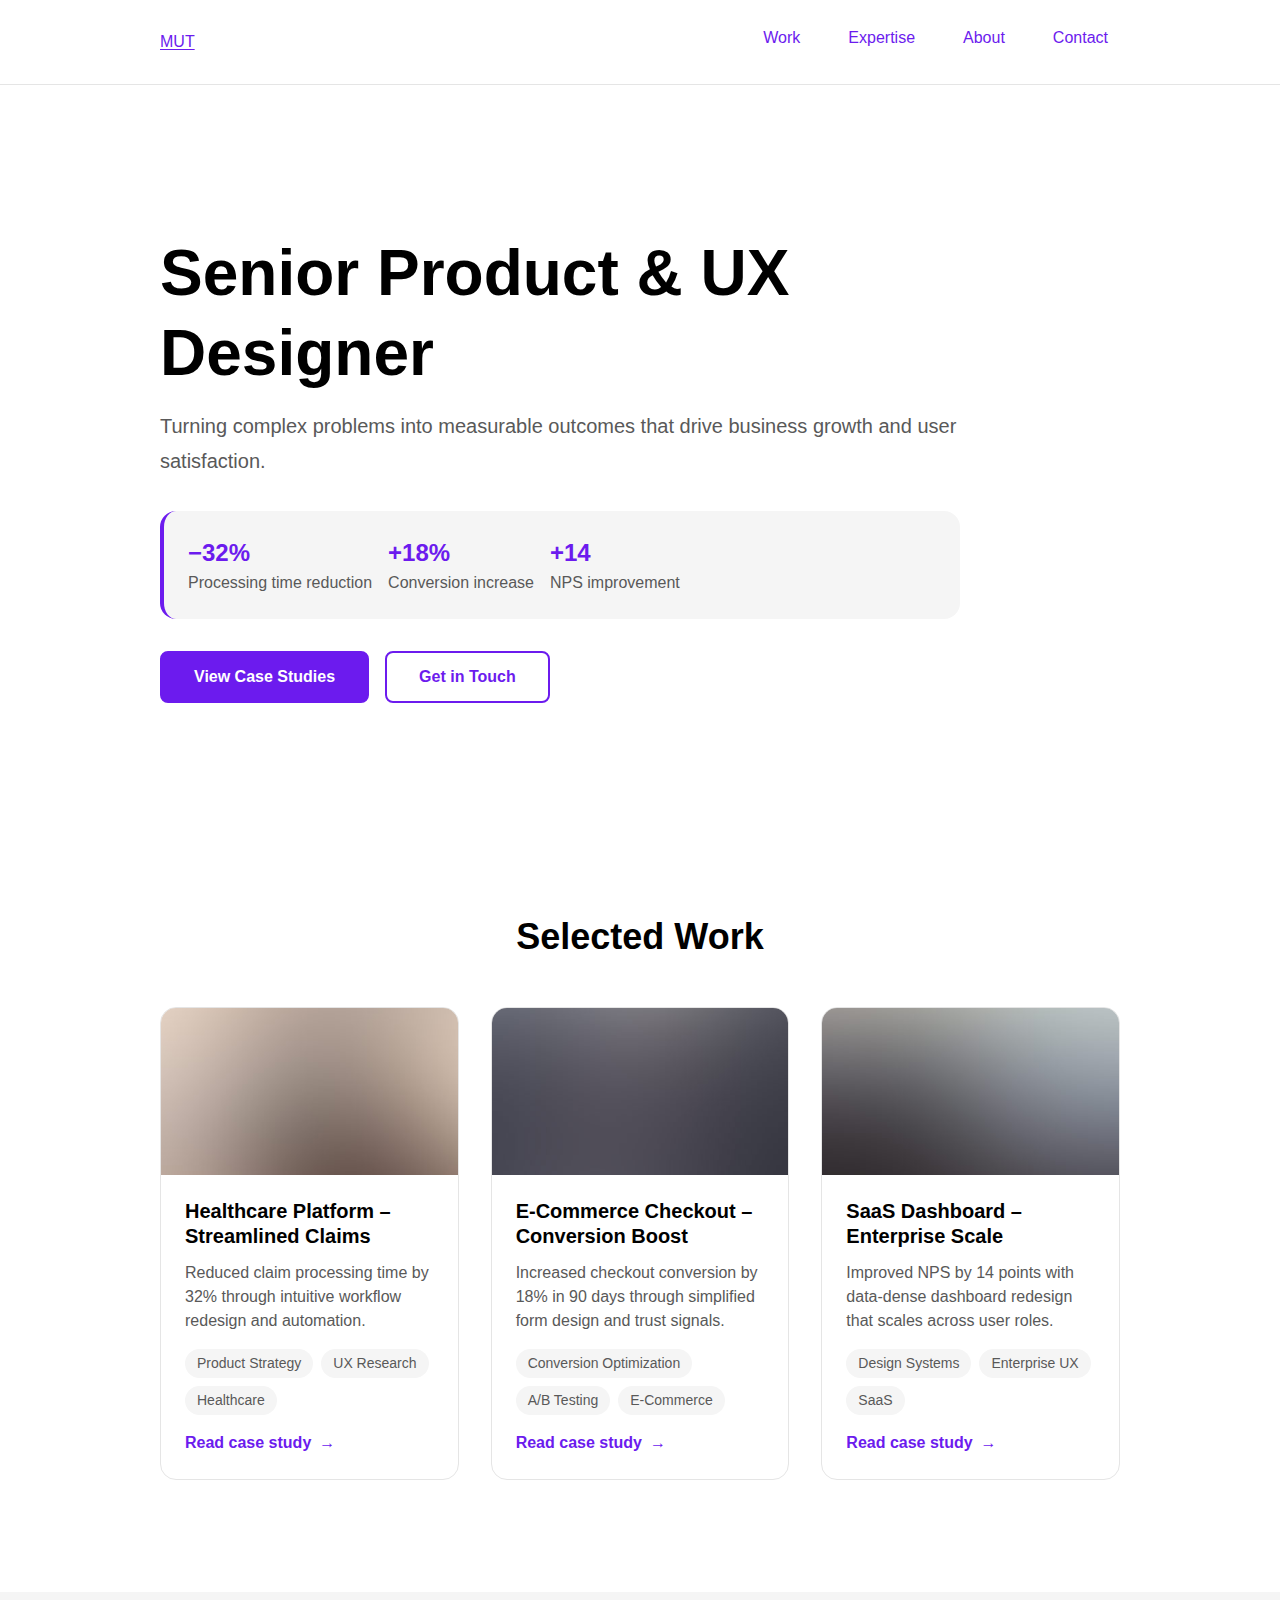
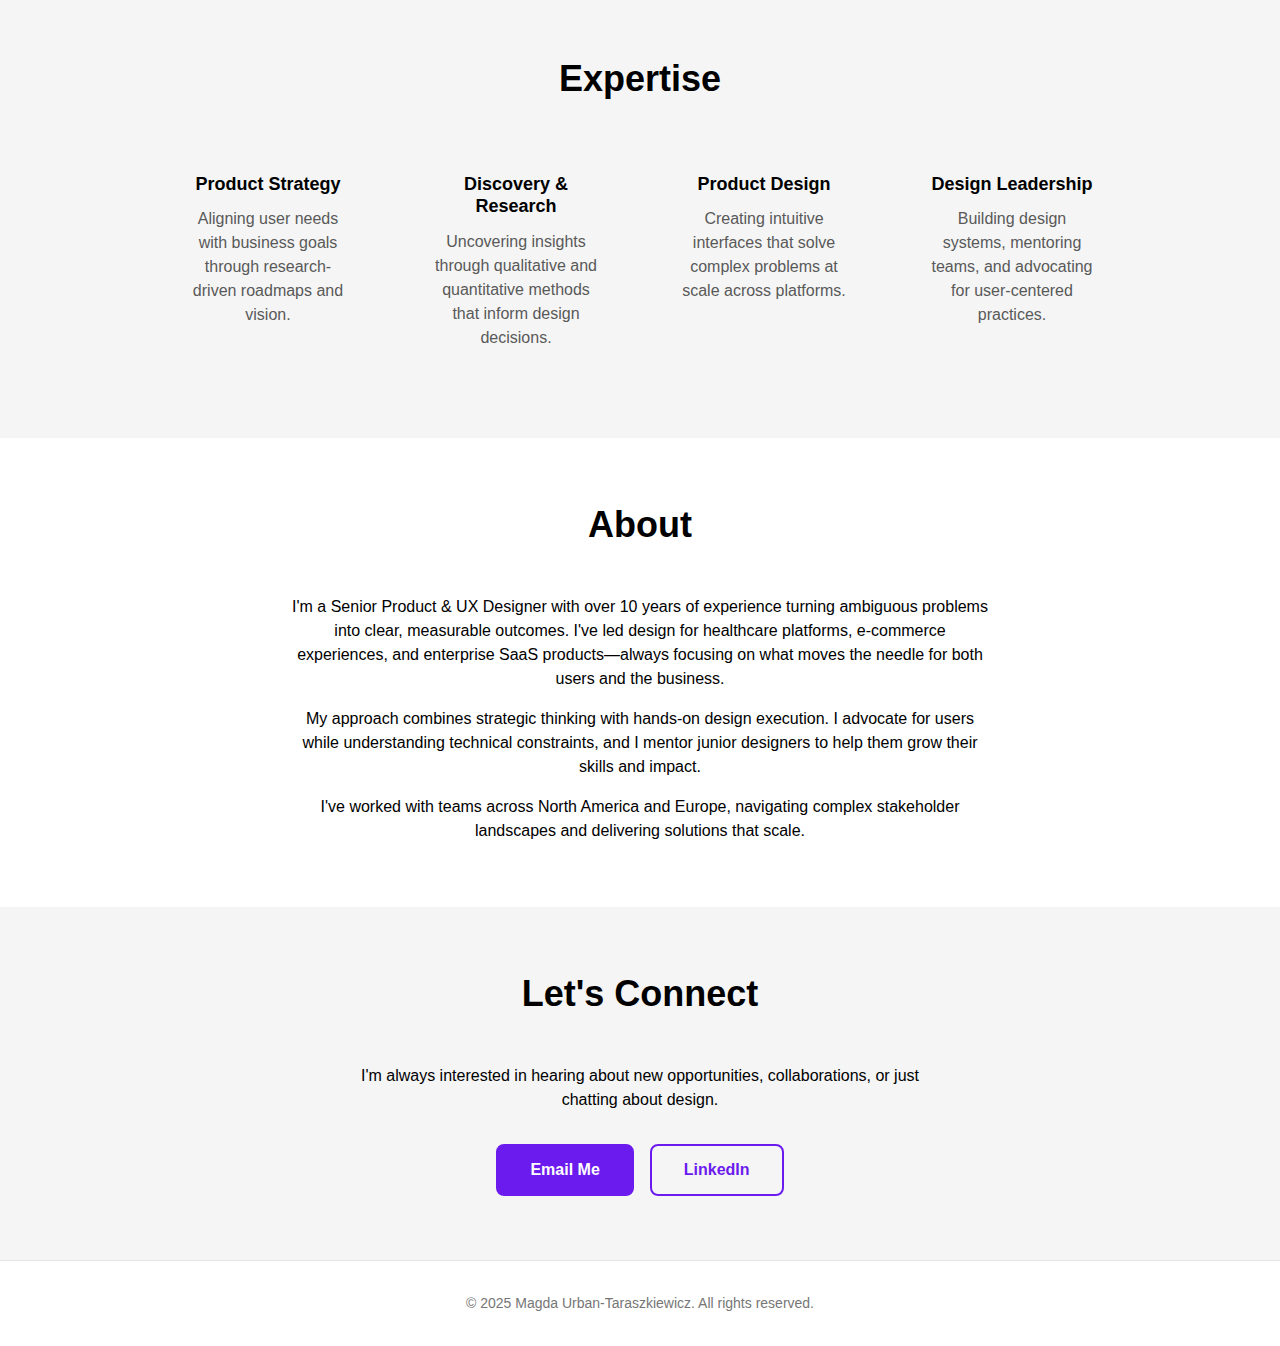
<file: index-new.html>
<!DOCTYPE html>
<html lang="en">
<head>
  <meta charset="UTF-8">
  <meta name="viewport" content="width=device-width, initial-scale=1.0">
  <meta name="description" content="Magda Urban-Taraszkiewicz - Senior Product & UX Designer. Turning complex problems into measurable outcomes.">

  <!-- Open Graph -->
  <meta property="og:title" content="Magda Urban-Taraszkiewicz - Senior Product & UX Designer">
  <meta property="og:description" content="Turning complex problems into measurable outcomes.">
  <meta property="og:type" content="website">

  <title>Magda Urban-Taraszkiewicz - Senior Product & UX Designer</title>

  <!-- Stylesheets -->
  <link rel="stylesheet" href="assets/css/tokens.css">
  <link rel="stylesheet" href="assets/css/base.css">
  <link rel="stylesheet" href="assets/css/components.css">
</head>
<body>
  <!-- Skip Link - WCAG 2.4.1 -->
  <a href="#main-content" class="skip-link">Skip to content</a>

  <!-- Header -->
  <header class="site-header">
    <div class="container">
      <nav class="site-nav" aria-label="Main navigation">
        <div class="nav-brand">
          <a href="/" aria-label="Home">MUT</a>
        </div>
        <ul class="nav-list">
          <li><a href="#work">Work</a></li>
          <li><a href="#expertise">Expertise</a></li>
          <li><a href="#about">About</a></li>
          <li><a href="#contact">Contact</a></li>
        </ul>
      </nav>
    </div>
  </header>

  <!-- Main Content -->
  <main id="main-content">

    <!-- Hero Section -->
    <section class="hero" aria-labelledby="hero-title">
      <div class="container">
        <div class="hero-content">
          <h1 id="hero-title" class="hero-title">
            Senior Product & UX Designer
          </h1>
          <p class="hero-subtitle">
            Turning complex problems into measurable outcomes that drive business growth and user satisfaction.
          </p>

          <!-- Metrics Strip -->
          <div class="hero-metrics" role="region" aria-label="Key achievements">
            <div class="metric-item">
              <span class="metric-value">−32%</span>
              Processing time reduction
            </div>
            <div class="metric-item">
              <span class="metric-value">+18%</span>
              Conversion increase
            </div>
            <div class="metric-item">
              <span class="metric-value">+14</span>
              NPS improvement
            </div>
          </div>

          <!-- CTAs -->
          <div class="btn-group">
            <a href="#work" class="btn btn-primary">View Case Studies</a>
            <a href="#contact" class="btn btn-secondary">Get in Touch</a>
          </div>
        </div>
      </div>
    </section>

    <!-- Selected Work Section -->
    <section id="work" class="section" aria-labelledby="work-title">
      <div class="container">
        <h2 id="work-title" class="section-title">Selected Work</h2>

        <div class="work-grid">

          <!-- Case Study Card 1 -->
          <article class="case-card">
            <img
              src="images/pic01.jpg"
              alt=""
              class="case-card-image"
              loading="lazy"
            >
            <div class="case-card-content">
              <h3 class="case-card-title">Healthcare Platform – Streamlined Claims</h3>
              <p class="case-card-outcome">
                Reduced claim processing time by 32% through intuitive workflow redesign and automation.
              </p>
              <div class="case-card-tags">
                <span class="tag">Product Strategy</span>
                <span class="tag">UX Research</span>
                <span class="tag">Healthcare</span>
              </div>
              <a href="cases/healthcare-claims.html" class="case-card-link">
                Read case study
              </a>
            </div>
          </article>

          <!-- Case Study Card 2 -->
          <article class="case-card">
            <img
              src="images/pic02.jpg"
              alt=""
              class="case-card-image"
              loading="lazy"
            >
            <div class="case-card-content">
              <h3 class="case-card-title">E-Commerce Checkout – Conversion Boost</h3>
              <p class="case-card-outcome">
                Increased checkout conversion by 18% in 90 days through simplified form design and trust signals.
              </p>
              <div class="case-card-tags">
                <span class="tag">Conversion Optimization</span>
                <span class="tag">A/B Testing</span>
                <span class="tag">E-Commerce</span>
              </div>
              <a href="cases/checkout-optimization.html" class="case-card-link">
                Read case study
              </a>
            </div>
          </article>

          <!-- Case Study Card 3 -->
          <article class="case-card">
            <img
              src="images/pic03.jpg"
              alt=""
              class="case-card-image"
              loading="lazy"
            >
            <div class="case-card-content">
              <h3 class="case-card-title">SaaS Dashboard – Enterprise Scale</h3>
              <p class="case-card-outcome">
                Improved NPS by 14 points with data-dense dashboard redesign that scales across user roles.
              </p>
              <div class="case-card-tags">
                <span class="tag">Design Systems</span>
                <span class="tag">Enterprise UX</span>
                <span class="tag">SaaS</span>
              </div>
              <a href="cases/saas-dashboard.html" class="case-card-link">
                Read case study
              </a>
            </div>
          </article>

        </div>
      </div>
    </section>

    <!-- Expertise Section -->
    <section id="expertise" class="section" aria-labelledby="expertise-title" style="background: var(--color-grey-50);">
      <div class="container">
        <h2 id="expertise-title" class="section-title">Expertise</h2>

        <div class="expertise-grid">

          <div class="expertise-item">
            <h3 class="expertise-title">Product Strategy</h3>
            <p class="expertise-description">
              Aligning user needs with business goals through research-driven roadmaps and vision.
            </p>
          </div>

          <div class="expertise-item">
            <h3 class="expertise-title">Discovery & Research</h3>
            <p class="expertise-description">
              Uncovering insights through qualitative and quantitative methods that inform design decisions.
            </p>
          </div>

          <div class="expertise-item">
            <h3 class="expertise-title">Product Design</h3>
            <p class="expertise-description">
              Creating intuitive interfaces that solve complex problems at scale across platforms.
            </p>
          </div>

          <div class="expertise-item">
            <h3 class="expertise-title">Design Leadership</h3>
            <p class="expertise-description">
              Building design systems, mentoring teams, and advocating for user-centered practices.
            </p>
          </div>

        </div>
      </div>
    </section>

    <!-- About Section -->
    <section id="about" class="section" aria-labelledby="about-title">
      <div class="container">
        <h2 id="about-title" class="section-title">About</h2>
        <div class="about-content">
          <p>
            I'm a Senior Product & UX Designer with over 10 years of experience turning ambiguous problems into clear,
            measurable outcomes. I've led design for healthcare platforms, e-commerce experiences, and enterprise SaaS
            products—always focusing on what moves the needle for both users and the business.
          </p>
          <p>
            My approach combines strategic thinking with hands-on design execution. I advocate for users while
            understanding technical constraints, and I mentor junior designers to help them grow their skills and impact.
          </p>
          <p>
            I've worked with teams across North America and Europe, navigating complex stakeholder landscapes
            and delivering solutions that scale.
          </p>
        </div>
      </div>
    </section>

    <!-- Contact Section -->
    <section id="contact" class="section" aria-labelledby="contact-title" style="background: var(--color-grey-50);">
      <div class="container">
        <h2 id="contact-title" class="section-title">Let's Connect</h2>
        <div class="contact-content">
          <p style="margin-bottom: var(--space-6);">
            I'm always interested in hearing about new opportunities, collaborations, or just chatting about design.
          </p>
          <div class="contact-links">
            <a href="mailto:Email@Email.com" class="btn btn-primary">Email Me</a>
            <a href="https://linkedin.com" class="btn btn-secondary" target="_blank" rel="noopener noreferrer">
              LinkedIn
            </a>
          </div>
        </div>
      </div>
    </section>

  </main>

  <!-- Footer -->
  <footer class="site-footer">
    <div class="container">
      <p>&copy; 2025 Magda Urban-Taraszkiewicz. All rights reserved.</p>
    </div>
  </footer>

  <!-- Progressive Enhancement JavaScript -->
  <script src="assets/js/portfolio.js"></script>

</body>
</html>
</file>
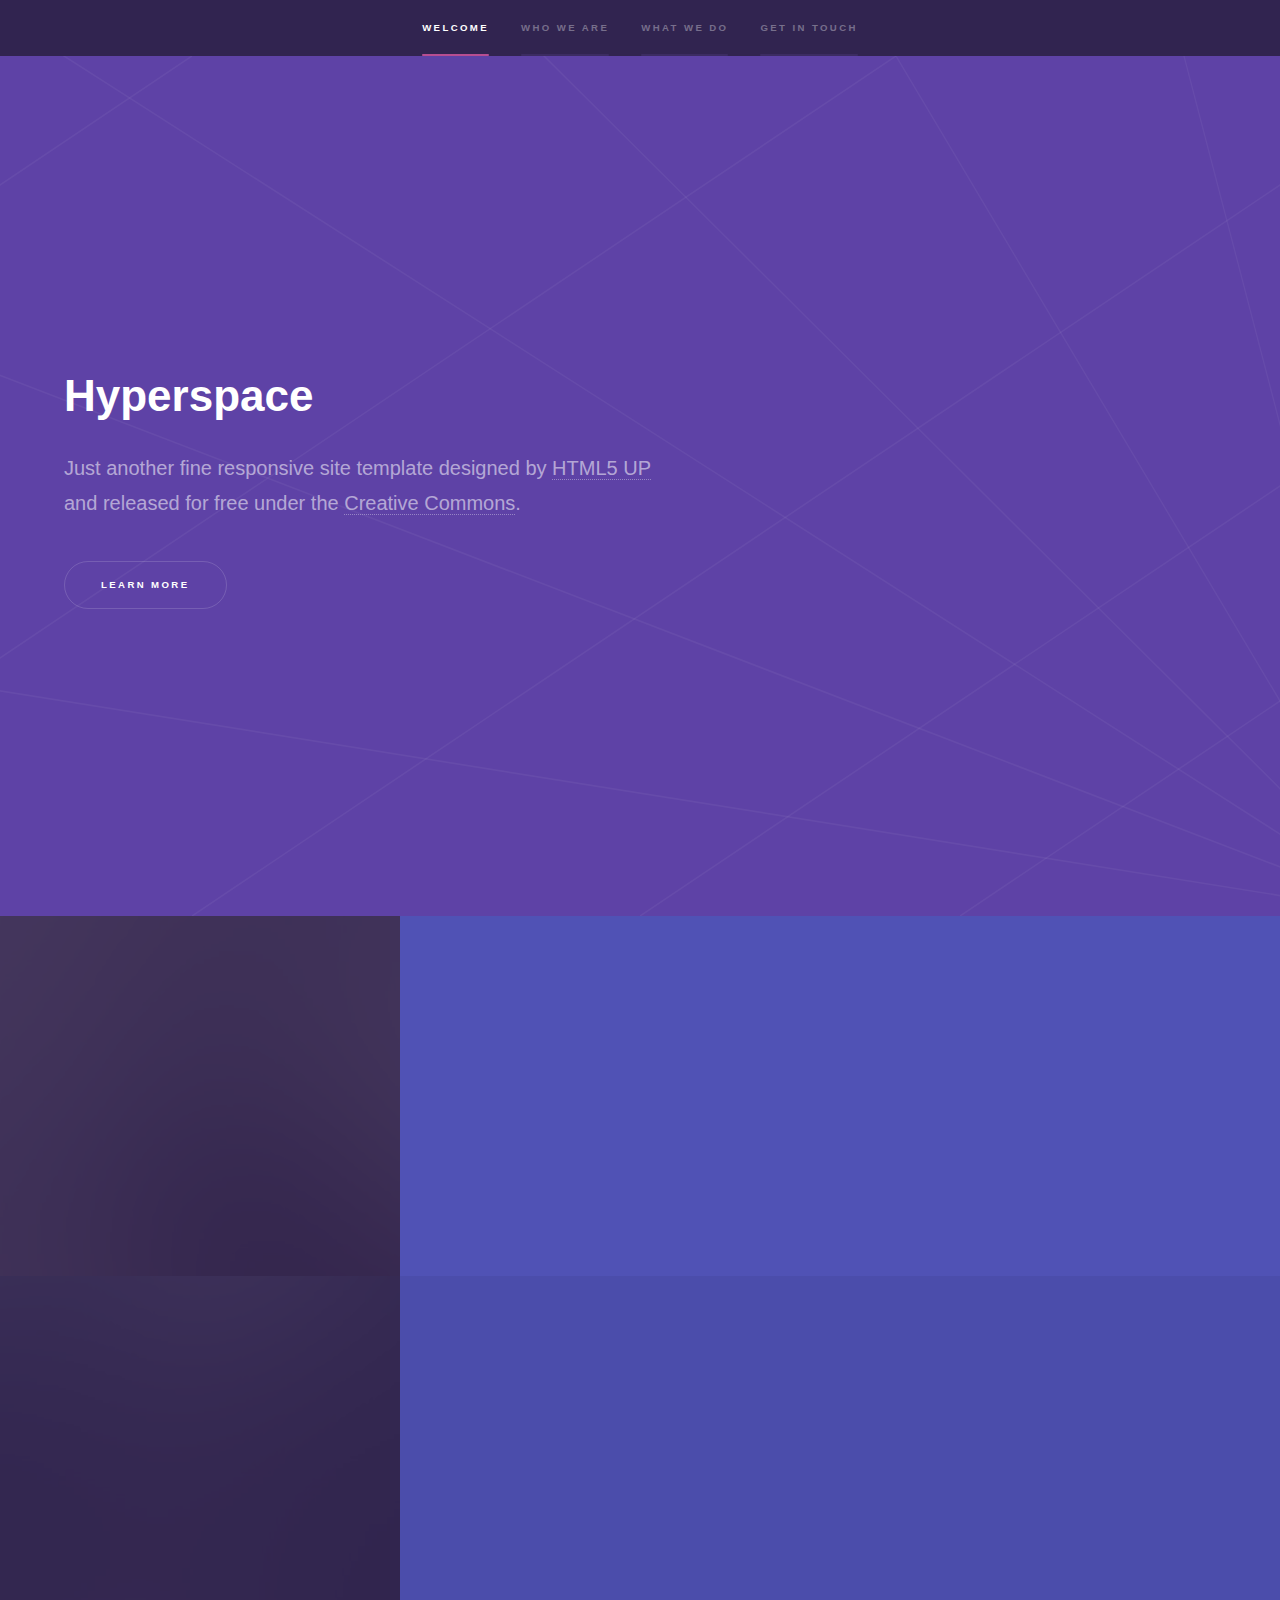
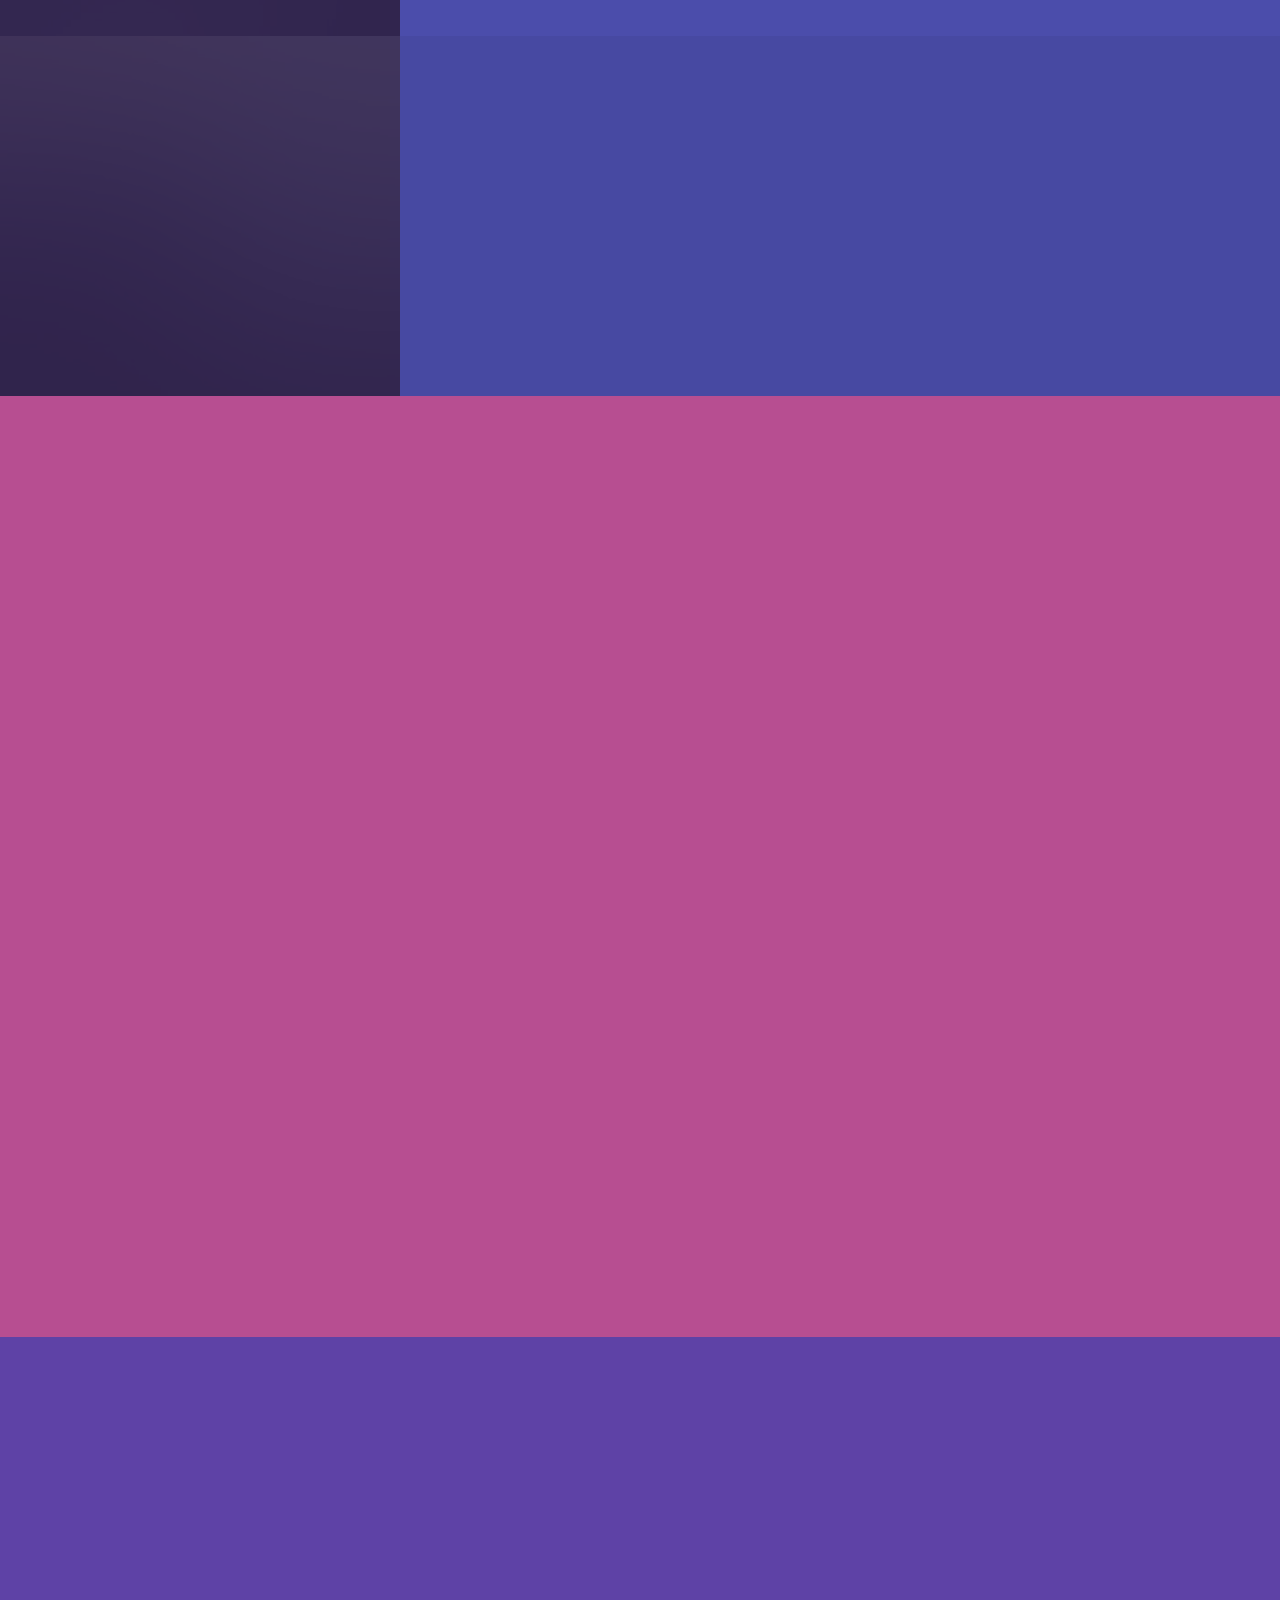
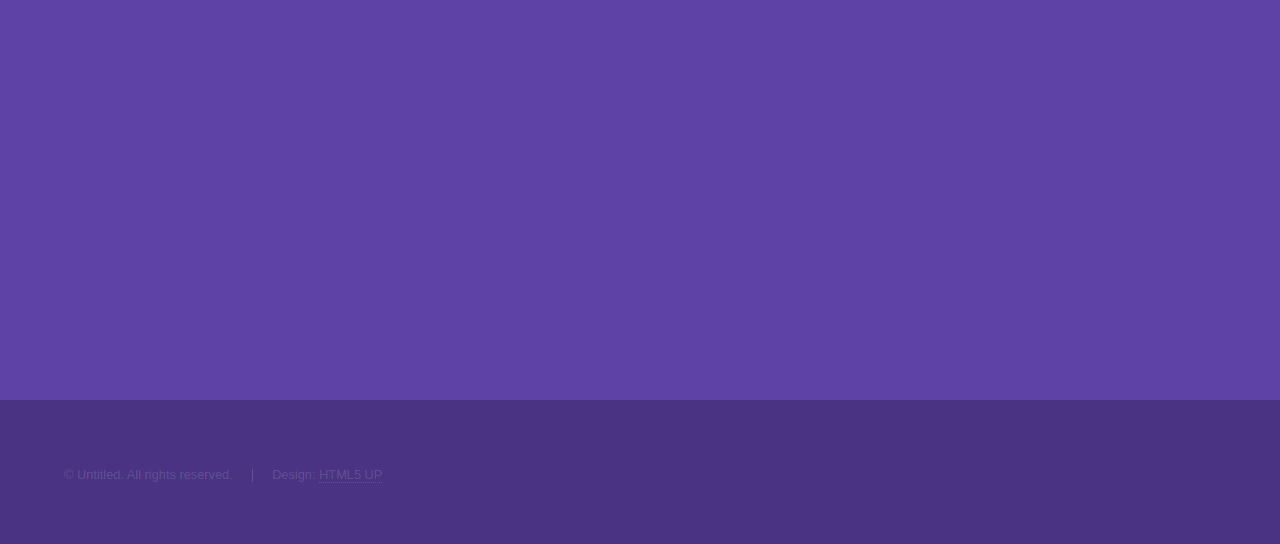
<file: index-old.html>
<!DOCTYPE HTML>
<!--
	Hyperspace by HTML5 UP
	html5up.net | @ajlkn
	Free for personal and commercial use under the CCA 3.0 license (html5up.net/license)
-->
<html>
	<head>
		<title>Hyperspace by HTML5 UP</title>
		<meta charset="utf-8" />
		<meta name="viewport" content="width=device-width, initial-scale=1, user-scalable=no" />
		<link rel="stylesheet" href="assets/css/main.css" />
		<noscript><link rel="stylesheet" href="assets/css/noscript.css" /></noscript>
	</head>
	<body class="is-preload">

		<!-- Sidebar -->
			<section id="sidebar">
				<div class="inner">
					<nav>
						<ul>
							<li><a href="#intro">Welcome</a></li>
							<li><a href="#one">Who we are</a></li>
							<li><a href="#two">What we do</a></li>
							<li><a href="#three">Get in touch</a></li>
						</ul>
					</nav>
				</div>
			</section>

		<!-- Wrapper -->
			<div id="wrapper">

				<!-- Intro -->
					<section id="intro" class="wrapper style1 fullscreen fade-up">
						<div class="inner">
							<h1>Hyperspace</h1>
							<p>Just another fine responsive site template designed by <a href="http://html5up.net">HTML5 UP</a><br />
							and released for free under the <a href="http://html5up.net/license">Creative Commons</a>.</p>
							<ul class="actions">
								<li><a href="#one" class="button scrolly">Learn more</a></li>
							</ul>
						</div>
					</section>

				<!-- One -->
					<section id="one" class="wrapper style2 spotlights">
						<section>
							<a href="#" class="image"><img src="images/pic01.jpg" alt="" data-position="center center" /></a>
							<div class="content">
								<div class="inner">
									<h2>Sed ipsum dolor</h2>
									<p>Phasellus convallis elit id ullamcorper pulvinar. Duis aliquam turpis mauris, eu ultricies erat malesuada quis. Aliquam dapibus.</p>
									<ul class="actions">
										<li><a href="generic.html" class="button">Learn more</a></li>
									</ul>
								</div>
							</div>
						</section>
						<section>
							<a href="#" class="image"><img src="images/pic02.jpg" alt="" data-position="top center" /></a>
							<div class="content">
								<div class="inner">
									<h2>Feugiat consequat</h2>
									<p>Phasellus convallis elit id ullamcorper pulvinar. Duis aliquam turpis mauris, eu ultricies erat malesuada quis. Aliquam dapibus.</p>
									<ul class="actions">
										<li><a href="generic.html" class="button">Learn more</a></li>
									</ul>
								</div>
							</div>
						</section>
						<section>
							<a href="#" class="image"><img src="images/pic03.jpg" alt="" data-position="25% 25%" /></a>
							<div class="content">
								<div class="inner">
									<h2>Ultricies aliquam</h2>
									<p>Phasellus convallis elit id ullamcorper pulvinar. Duis aliquam turpis mauris, eu ultricies erat malesuada quis. Aliquam dapibus.</p>
									<ul class="actions">
										<li><a href="generic.html" class="button">Learn more</a></li>
									</ul>
								</div>
							</div>
						</section>
					</section>

				<!-- Two -->
					<section id="two" class="wrapper style3 fade-up">
						<div class="inner">
							<h2>What we do</h2>
							<p>Phasellus convallis elit id ullamcorper pulvinar. Duis aliquam turpis mauris, eu ultricies erat malesuada quis. Aliquam dapibus, lacus eget hendrerit bibendum, urna est aliquam sem, sit amet imperdiet est velit quis lorem.</p>
							<div class="features">
								<section>
									<span class="icon solid major fa-code"></span>
									<h3>Lorem ipsum amet</h3>
									<p>Phasellus convallis elit id ullam corper amet et pulvinar. Duis aliquam turpis mauris, sed ultricies erat dapibus.</p>
								</section>
								<section>
									<span class="icon solid major fa-lock"></span>
									<h3>Aliquam sed nullam</h3>
									<p>Phasellus convallis elit id ullam corper amet et pulvinar. Duis aliquam turpis mauris, sed ultricies erat dapibus.</p>
								</section>
								<section>
									<span class="icon solid major fa-cog"></span>
									<h3>Sed erat ullam corper</h3>
									<p>Phasellus convallis elit id ullam corper amet et pulvinar. Duis aliquam turpis mauris, sed ultricies erat dapibus.</p>
								</section>
								<section>
									<span class="icon solid major fa-desktop"></span>
									<h3>Veroeros quis lorem</h3>
									<p>Phasellus convallis elit id ullam corper amet et pulvinar. Duis aliquam turpis mauris, sed ultricies erat dapibus.</p>
								</section>
								<section>
									<span class="icon solid major fa-link"></span>
									<h3>Urna quis bibendum</h3>
									<p>Phasellus convallis elit id ullam corper amet et pulvinar. Duis aliquam turpis mauris, sed ultricies erat dapibus.</p>
								</section>
								<section>
									<span class="icon major fa-gem"></span>
									<h3>Aliquam urna dapibus</h3>
									<p>Phasellus convallis elit id ullam corper amet et pulvinar. Duis aliquam turpis mauris, sed ultricies erat dapibus.</p>
								</section>
							</div>
							<ul class="actions">
								<li><a href="generic.html" class="button">Learn more</a></li>
							</ul>
						</div>
					</section>

				<!-- Three -->
					<section id="three" class="wrapper style1 fade-up">
						<div class="inner">
							<h2>Get in touch</h2>
							<p>Phasellus convallis elit id ullamcorper pulvinar. Duis aliquam turpis mauris, eu ultricies erat malesuada quis. Aliquam dapibus, lacus eget hendrerit bibendum, urna est aliquam sem, sit amet imperdiet est velit quis lorem.</p>
							<div class="split style1">
								<section>
									<form method="post" action="#">
										<div class="fields">
											<div class="field half">
												<label for="name">Name</label>
												<input type="text" name="name" id="name" />
											</div>
											<div class="field half">
												<label for="email">Email</label>
												<input type="text" name="email" id="email" />
											</div>
											<div class="field">
												<label for="message">Message</label>
												<textarea name="message" id="message" rows="5"></textarea>
											</div>
										</div>
										<ul class="actions">
											<li><a href="" class="button submit">Send Message</a></li>
										</ul>
									</form>
								</section>
								<section>
									<ul class="contact">
										<li>
											<h3>Address</h3>
											<span>12345 Somewhere Road #654<br />
											Nashville, TN 00000-0000<br />
											USA</span>
										</li>
										<li>
											<h3>Email</h3>
											<a href="#">user@untitled.tld</a>
										</li>
										<li>
											<h3>Phone</h3>
											<span>(000) 000-0000</span>
										</li>
										<li>
											<h3>Social</h3>
											<ul class="icons">
												<li><a href="#" class="icon brands fa-twitter"><span class="label">Twitter</span></a></li>
												<li><a href="#" class="icon brands fa-facebook-f"><span class="label">Facebook</span></a></li>
												<li><a href="#" class="icon brands fa-github"><span class="label">GitHub</span></a></li>
												<li><a href="#" class="icon brands fa-instagram"><span class="label">Instagram</span></a></li>
												<li><a href="#" class="icon brands fa-linkedin-in"><span class="label">LinkedIn</span></a></li>
											</ul>
										</li>
									</ul>
								</section>
							</div>
						</div>
					</section>

			</div>

		<!-- Footer -->
			<footer id="footer" class="wrapper style1-alt">
				<div class="inner">
					<ul class="menu">
						<li>&copy; Untitled. All rights reserved.</li><li>Design: <a href="http://html5up.net">HTML5 UP</a></li>
					</ul>
				</div>
			</footer>

		<!-- Scripts -->
			<script src="assets/js/jquery.min.js"></script>
			<script src="assets/js/jquery.scrollex.min.js"></script>
			<script src="assets/js/jquery.scrolly.min.js"></script>
			<script src="assets/js/browser.min.js"></script>
			<script src="assets/js/breakpoints.min.js"></script>
			<script src="assets/js/util.js"></script>
			<script src="assets/js/main.js"></script>

	</body>
</html>
</file>
<file: assets/css/tokens.css>
/**
 * Design Tokens
 * WCAG 2.2 AA compliant color system
 * Mobile-first spacing and typography scales
 */

:root {
  /* Colors - Brand */
  --color-primary: #6C1BEE;
  --color-primary-dark: #5516C7;
  --color-secondary: #F05619;
  --color-accent: #F7C750;

  /* Colors - Neutrals */
  --color-text: #000000;
  --color-bg: #FFFFFF;
  --color-grey-900: #595959; /* AA on white */
  --color-grey-600: #767676; /* AA on white */
  --color-grey-300: #C4C4C4;
  --color-grey-100: #E5E5E5;
  --color-grey-50: #F5F5F5;

  /* Colors - Functional */
  --color-focus: #6C1BEE;
  --color-error: #D32F2F;
  --color-success: #388E3C;

  /* Typography */
  --font-system: -apple-system, BlinkMacSystemFont, "Segoe UI", Roboto, "Helvetica Neue", Arial, sans-serif;
  --font-mono: "SF Mono", Monaco, "Cascadia Code", "Roboto Mono", Consolas, "Courier New", monospace;

  /* Font Sizes (mobile-first) */
  --text-xs: 0.75rem;    /* 12px */
  --text-sm: 0.875rem;   /* 14px */
  --text-base: 1rem;     /* 16px */
  --text-lg: 1.125rem;   /* 18px */
  --text-xl: 1.25rem;    /* 20px */
  --text-2xl: 1.5rem;    /* 24px */
  --text-3xl: 1.875rem;  /* 30px */
  --text-4xl: 2.25rem;   /* 36px */
  --text-5xl: 3rem;      /* 48px */

  /* Line Heights */
  --leading-tight: 1.25;
  --leading-normal: 1.5;
  --leading-relaxed: 1.75;

  /* Spacing Scale */
  --space-1: 0.25rem;  /* 4px */
  --space-2: 0.5rem;   /* 8px */
  --space-3: 0.75rem;  /* 12px */
  --space-4: 1rem;     /* 16px */
  --space-5: 1.5rem;   /* 24px */
  --space-6: 2rem;     /* 32px */
  --space-8: 3rem;     /* 48px */
  --space-10: 4rem;    /* 64px */
  --space-12: 6rem;    /* 96px */
  --space-16: 8rem;    /* 128px */

  /* Layout */
  --container-sm: 640px;
  --container-md: 768px;
  --container-lg: 1024px;
  --container-xl: 1280px;
  --container-2xl: 1440px;

  /* Border Radius */
  --radius-sm: 0.25rem;  /* 4px */
  --radius-md: 0.5rem;   /* 8px */
  --radius-lg: 1rem;     /* 16px */
  --radius-full: 9999px;

  /* Shadows */
  --shadow-sm: 0 1px 2px 0 rgba(0, 0, 0, 0.05);
  --shadow-md: 0 4px 6px -1px rgba(0, 0, 0, 0.1), 0 2px 4px -1px rgba(0, 0, 0, 0.06);
  --shadow-lg: 0 10px 15px -3px rgba(0, 0, 0, 0.1), 0 4px 6px -2px rgba(0, 0, 0, 0.05);
  --shadow-focus: 0 0 0 3px rgba(108, 27, 238, 0.3);

  /* Transitions */
  --transition-fast: 150ms cubic-bezier(0.4, 0, 0.2, 1);
  --transition-base: 250ms cubic-bezier(0.4, 0, 0.2, 1);
  --transition-slow: 350ms cubic-bezier(0.4, 0, 0.2, 1);

  /* Z-index Scale */
  --z-base: 0;
  --z-dropdown: 100;
  --z-sticky: 200;
  --z-modal: 300;
  --z-skip-link: 400;
}

/* Responsive Typography Scale */
@media (min-width: 744px) {
  :root {
    --text-3xl: 2rem;    /* 32px */
    --text-4xl: 2.5rem;  /* 40px */
    --text-5xl: 3.5rem;  /* 56px */
  }
}

@media (min-width: 1024px) {
  :root {
    --text-3xl: 2.25rem; /* 36px */
    --text-4xl: 3rem;    /* 48px */
    --text-5xl: 4rem;    /* 64px */
  }
}

/* Reduced Motion Support */
@media (prefers-reduced-motion: reduce) {
  :root {
    --transition-fast: 0ms;
    --transition-base: 0ms;
    --transition-slow: 0ms;
  }
}
</file>
<file: assets/css/components.css>
/**
 * Component Styles
 * Reusable UI components
 */

/* Header & Navigation */
.site-header {
  position: sticky;
  top: 0;
  z-index: var(--z-sticky);
  background: var(--color-bg);
  border-bottom: 1px solid var(--color-grey-100);
}

.site-nav {
  display: flex;
  justify-content: space-between;
  align-items: center;
  padding: var(--space-4) 0;
}

.nav-list {
  display: flex;
  gap: var(--space-5);
  list-style: none;
  margin: 0;
  padding: 0;
}

.nav-list a {
  text-decoration: none;
  font-weight: 500;
  padding: var(--space-2) var(--space-3);
  border-radius: var(--radius-sm);
  transition: background-color var(--transition-fast);
  /* Minimum 44x44px touch target - WCAG 2.5.8 */
  min-height: 44px;
  min-width: 44px;
  display: flex;
  align-items: center;
  justify-content: center;
}

.nav-list a:hover {
  background-color: var(--color-grey-50);
}

/* Hero Section */
.hero {
  min-height: 85vh;
  display: flex;
  align-items: center;
  padding: var(--space-8) 0;
}

.hero-content {
  max-width: 800px;
}

.hero-title {
  font-size: var(--text-5xl);
  margin-bottom: var(--space-4);
  color: var(--color-text);
}

.hero-subtitle {
  font-size: var(--text-xl);
  color: var(--color-grey-900);
  margin-bottom: var(--space-6);
  line-height: var(--leading-relaxed);
}

.hero-metrics {
  display: flex;
  flex-wrap: wrap;
  gap: var(--space-4);
  margin-bottom: var(--space-6);
  padding: var(--space-5);
  background: var(--color-grey-50);
  border-radius: var(--radius-lg);
  border-left: 4px solid var(--color-primary);
}

.metric-item {
  font-size: var(--text-base);
  color: var(--color-grey-900);
  font-weight: 500;
}

.metric-value {
  font-size: var(--text-2xl);
  font-weight: 700;
  color: var(--color-primary);
  display: block;
}

/* Buttons */
.btn {
  display: inline-flex;
  align-items: center;
  justify-content: center;
  padding: var(--space-3) var(--space-6);
  font-size: var(--text-base);
  font-weight: 600;
  text-decoration: none;
  border-radius: var(--radius-md);
  border: 2px solid transparent;
  cursor: pointer;
  transition: all var(--transition-fast);
  /* Minimum 44x44px touch target - WCAG 2.5.8 */
  min-height: 44px;
  min-width: 44px;
}

.btn-primary {
  background: var(--color-primary);
  color: white;
  border-color: var(--color-primary);
}

.btn-primary:hover {
  background: var(--color-primary-dark);
  border-color: var(--color-primary-dark);
  color: white;
}

.btn-secondary {
  background: transparent;
  color: var(--color-primary);
  border-color: var(--color-primary);
}

.btn-secondary:hover {
  background: var(--color-grey-50);
  color: var(--color-primary-dark);
}

.btn-group {
  display: flex;
  flex-wrap: wrap;
  gap: var(--space-4);
}

/* Sections */
.section {
  padding: var(--space-10) 0;
}

.section-title {
  text-align: center;
  margin-bottom: var(--space-8);
}

/* Case Study Cards */
.work-grid {
  display: grid;
  grid-template-columns: 1fr;
  gap: var(--space-6);
  margin-bottom: var(--space-8);
}

@media (min-width: 744px) {
  .work-grid {
    grid-template-columns: repeat(2, 1fr);
  }
}

@media (min-width: 1024px) {
  .work-grid {
    grid-template-columns: repeat(3, 1fr);
  }
}

.case-card {
  display: flex;
  flex-direction: column;
  background: var(--color-bg);
  border: 1px solid var(--color-grey-100);
  border-radius: var(--radius-lg);
  overflow: hidden;
  transition: transform var(--transition-base), box-shadow var(--transition-base);
}

.case-card:hover {
  transform: translateY(-4px);
  box-shadow: var(--shadow-lg);
}

.case-card-image {
  width: 100%;
  aspect-ratio: 16 / 9;
  object-fit: cover;
  background: var(--color-grey-100);
}

.case-card-content {
  padding: var(--space-5);
  flex: 1;
  display: flex;
  flex-direction: column;
}

.case-card-title {
  font-size: var(--text-xl);
  margin-bottom: var(--space-3);
}

.case-card-outcome {
  font-size: var(--text-base);
  color: var(--color-grey-900);
  margin-bottom: var(--space-4);
  flex: 1;
}

.case-card-tags {
  display: flex;
  flex-wrap: wrap;
  gap: var(--space-2);
  margin-bottom: var(--space-4);
}

.tag {
  display: inline-block;
  padding: var(--space-1) var(--space-3);
  background: var(--color-grey-50);
  color: var(--color-grey-900);
  font-size: var(--text-sm);
  border-radius: var(--radius-full);
  font-weight: 500;
}

.case-card-link {
  font-weight: 600;
  text-decoration: none;
  color: var(--color-primary);
  display: inline-flex;
  align-items: center;
  gap: var(--space-2);
}

.case-card-link::after {
  content: '→';
  transition: transform var(--transition-fast);
}

.case-card-link:hover::after {
  transform: translateX(4px);
}

/* Expertise Section */
.expertise-grid {
  display: grid;
  grid-template-columns: 1fr;
  gap: var(--space-6);
}

@media (min-width: 744px) {
  .expertise-grid {
    grid-template-columns: repeat(2, 1fr);
  }
}

@media (min-width: 1024px) {
  .expertise-grid {
    grid-template-columns: repeat(4, 1fr);
  }
}

.expertise-item {
  text-align: center;
  padding: var(--space-5);
}

.expertise-title {
  font-size: var(--text-lg);
  font-weight: 600;
  margin-bottom: var(--space-3);
}

.expertise-description {
  font-size: var(--text-base);
  color: var(--color-grey-900);
  margin: 0;
}

/* About Section */
.about-content {
  max-width: 700px;
  margin: 0 auto;
  text-align: center;
}

/* Contact Section */
.contact-content {
  max-width: 600px;
  margin: 0 auto;
  text-align: center;
}

.contact-links {
  display: flex;
  justify-content: center;
  gap: var(--space-4);
  flex-wrap: wrap;
}

/* Footer */
.site-footer {
  padding: var(--space-6) 0;
  border-top: 1px solid var(--color-grey-100);
  text-align: center;
  color: var(--color-grey-600);
  font-size: var(--text-sm);
}

/* Figma Embed */
.figma-embed-wrapper {
  margin: var(--space-6) 0;
  border-radius: var(--radius-lg);
  overflow: hidden;
  border: 1px solid var(--color-grey-100);
}

.figma-embed {
  width: 100%;
  min-height: 450px;
  border: none;
}

@media (min-width: 744px) {
  .figma-embed {
    min-height: 600px;
  }
}

.figma-fallback {
  padding: var(--space-6);
  text-align: center;
  background: var(--color-grey-50);
}

/* Case Study Page Specific */
.case-study-header {
  padding: var(--space-8) 0 var(--space-6) 0;
  border-bottom: 1px solid var(--color-grey-100);
}

.case-study-title {
  margin-bottom: var(--space-4);
}

.case-study-meta {
  display: flex;
  flex-wrap: wrap;
  gap: var(--space-5);
  font-size: var(--text-base);
  color: var(--color-grey-900);
  margin-bottom: var(--space-5);
}

.meta-item strong {
  color: var(--color-text);
  font-weight: 600;
}

.case-study-content {
  max-width: 800px;
  margin: 0 auto;
  padding: var(--space-8) 0;
}

.case-study-section {
  margin-bottom: var(--space-10);
}

.outcome-highlight {
  padding: var(--space-6);
  background: var(--color-grey-50);
  border-left: 4px solid var(--color-secondary);
  border-radius: var(--radius-md);
  margin: var(--space-6) 0;
}

.breadcrumb {
  list-style: none;
  display: flex;
  gap: var(--space-2);
  margin-bottom: var(--space-5);
  padding: 0;
  font-size: var(--text-sm);
}

.breadcrumb li::after {
  content: '/';
  margin-left: var(--space-2);
  color: var(--color-grey-600);
}

.breadcrumb li:last-child::after {
  content: '';
}
</file>
<file: assets/css/noscript.css>
/*
	Hyperspace by HTML5 UP
	html5up.net | @ajlkn
	Free for personal and commercial use under the CCA 3.0 license (html5up.net/license)
*/

/* Spotlights */

	.spotlights > section > .image:before {
		opacity: 0 !important;
	}

	.spotlights > section > .content > .inner {
		-moz-transform: none !important;
		-webkit-transform: none !important;
		-ms-transform: none !important;
		transform: none !important;
		opacity: 1 !important;
	}

/* Wrapper */

	.wrapper > .inner {
		opacity: 1 !important;
		-moz-transform: none !important;
		-webkit-transform: none !important;
		-ms-transform: none !important;
		transform: none !important;
	}

/* Sidebar */

	#sidebar > .inner {
		opacity: 1 !important;
	}

	#sidebar nav > ul > li {
		-moz-transform: none !important;
		-webkit-transform: none !important;
		-ms-transform: none !important;
		transform: none !important;
		opacity: 1 !important;
	}
</file>
<file: assets/css/base.css>
/**
 * Base Styles
 * Reset, typography, and foundational elements
 */

/* Modern CSS Reset */
*,
*::before,
*::after {
  box-sizing: border-box;
  margin: 0;
  padding: 0;
}

html {
  -webkit-font-smoothing: antialiased;
  -moz-osx-font-smoothing: grayscale;
  scroll-behavior: smooth;
}

@media (prefers-reduced-motion: reduce) {
  html {
    scroll-behavior: auto;
  }
}

body {
  font-family: var(--font-system);
  font-size: var(--text-base);
  line-height: var(--leading-normal);
  color: var(--color-text);
  background-color: var(--color-bg);
  min-height: 100vh;
}

/* Typography */
h1, h2, h3, h4, h5, h6 {
  font-weight: 600;
  line-height: var(--leading-tight);
  margin-bottom: var(--space-4);
}

h1 {
  font-size: var(--text-4xl);
  font-weight: 700;
}

h2 {
  font-size: var(--text-3xl);
}

h3 {
  font-size: var(--text-2xl);
}

h4 {
  font-size: var(--text-xl);
}

h5, h6 {
  font-size: var(--text-lg);
}

p {
  margin-bottom: var(--space-4);
}

p:last-child {
  margin-bottom: 0;
}

a {
  color: var(--color-primary);
  text-decoration: underline;
  text-decoration-thickness: 1px;
  text-underline-offset: 2px;
  transition: color var(--transition-fast);
}

a:hover {
  color: var(--color-primary-dark);
}

a:focus {
  outline: 2px solid var(--color-focus);
  outline-offset: 2px;
  border-radius: var(--radius-sm);
}

/* Lists */
ul, ol {
  margin-bottom: var(--space-4);
  padding-left: var(--space-5);
}

li {
  margin-bottom: var(--space-2);
}

/* Skip Link - WCAG 2.2 AA */
.skip-link {
  position: absolute;
  top: var(--space-2);
  left: var(--space-2);
  z-index: var(--z-skip-link);
  padding: var(--space-3) var(--space-4);
  background: var(--color-primary);
  color: white;
  text-decoration: none;
  font-weight: 600;
  border-radius: var(--radius-md);
  transform: translateY(-150%);
  transition: transform var(--transition-base);
}

.skip-link:focus {
  transform: translateY(0);
  outline: 3px solid white;
  outline-offset: 2px;
}

/* Visually Hidden (but accessible to screen readers) */
.visually-hidden {
  position: absolute;
  width: 1px;
  height: 1px;
  padding: 0;
  margin: -1px;
  overflow: hidden;
  clip: rect(0, 0, 0, 0);
  white-space: nowrap;
  border-width: 0;
}

/* Focus Visible */
:focus-visible {
  outline: 2px solid var(--color-focus);
  outline-offset: 2px;
}

/* Images */
img {
  max-width: 100%;
  height: auto;
  display: block;
}

/* Buttons */
button {
  font-family: inherit;
  cursor: pointer;
}

/* Remove default button styles */
button,
input,
select,
textarea {
  font: inherit;
  color: inherit;
}

/* Container */
.container {
  width: 100%;
  margin-left: auto;
  margin-right: auto;
  padding-left: var(--space-4);
  padding-right: var(--space-4);
}

@media (min-width: 744px) {
  .container {
    padding-left: var(--space-6);
    padding-right: var(--space-6);
  }
}

@media (min-width: 1024px) {
  .container {
    max-width: var(--container-lg);
  }
}

@media (min-width: 1440px) {
  .container {
    max-width: var(--container-xl);
  }
}
</file>
<file: assets/css/visual.css>
/**
 * Visual Portfolio Styles
 * Combines accessibility with stunning visual design
 * Based on HTML5 UP Hyperspace + custom brand
 */

/* Import base tokens and foundations */
@import url('tokens.css');
@import url('base.css');

/* ===================================
   ENHANCED BODY & WRAPPER
   =================================== */

body {
	background: linear-gradient(135deg, #1a0b2e 0%, #2d1b4e 50%, #4a2c6d 100%);
	background-attachment: fixed;
	overflow-x: hidden;
}

body.is-preload *,
body.is-preload *:before,
body.is-preload *:after {
	animation: none !important;
	transition: none !important;
}

#wrapper {
	transition: transform 0.5s ease, opacity 0.5s ease, filter 0.5s ease;
}

@media (min-width: 1280px) {
	#wrapper {
		padding-left: 22em;
	}
}

/* ===================================
   SIDEBAR NAVIGATION
   =================================== */

#sidebar {
	position: fixed;
	top: 0;
	left: 0;
	width: 22em;
	height: 100%;
	background: linear-gradient(180deg, rgba(26, 11, 46, 0.95) 0%, rgba(45, 27, 78, 0.98) 100%);
	backdrop-filter: blur(10px);
	border-right: 1px solid rgba(255, 255, 255, 0.1);
	z-index: 10000;
	display: flex;
	align-items: center;
	padding: var(--space-8) var(--space-6);
	transform: translateX(0);
	transition: transform 0.5s ease;
}

#sidebar .inner {
	width: 100%;
}

#sidebar .nav-brand {
	margin-bottom: var(--space-10);
	text-align: center;
}

#sidebar .nav-brand a {
	display: inline-flex;
	align-items: center;
	gap: var(--space-2);
	font-size: var(--text-2xl);
	font-weight: 700;
	color: white;
	text-decoration: none;
	transition: transform 0.3s ease;
}

#sidebar .nav-brand a:hover {
	transform: scale(1.05);
}

#sidebar .brand-initial {
	width: 48px;
	height: 48px;
	background: linear-gradient(135deg, var(--color-primary), var(--color-secondary));
	border-radius: 50%;
	display: flex;
	align-items: center;
	justify-content: center;
	font-size: var(--text-xl);
	color: white;
}

#sidebar ul {
	list-style: none;
	padding: 0;
	margin: 0;
}

#sidebar ul li {
	margin-bottom: var(--space-3);
}

#sidebar ul li a {
	display: block;
	padding: var(--space-3) var(--space-4);
	color: rgba(255, 255, 255, 0.7);
	font-size: var(--text-lg);
	font-weight: 500;
	text-decoration: none;
	border-radius: var(--radius-md);
	border-left: 3px solid transparent;
	transition: all 0.3s ease;
	position: relative;
}

#sidebar ul li a:hover,
#sidebar ul li a:focus {
	color: white;
	background: rgba(255, 255, 255, 0.05);
	border-left-color: var(--color-primary);
	transform: translateX(4px);
}

#sidebar ul li a:focus {
	outline: 2px solid var(--color-focus);
	outline-offset: 2px;
}

/* Mobile sidebar */
@media (max-width: 1280px) {
	#sidebar {
		transform: translateX(-100%);
	}

	#wrapper {
		padding-left: 0;
	}
}

/* ===================================
   WRAPPER SECTIONS
   =================================== */

.wrapper {
	padding: 6em 0 4em 0;
	position: relative;
}

.wrapper.fullscreen {
	min-height: 100vh;
	display: flex;
	align-items: center;
}

.wrapper .inner {
	width: 90%;
	max-width: 1200px;
	margin: 0 auto;
}

@media (max-width: 744px) {
	.wrapper {
		padding: 4em 0 2em 0;
	}

	.wrapper .inner {
		width: 95%;
	}
}

/* Wrapper Styles */
.wrapper.style1 {
	background: linear-gradient(135deg, rgba(108, 27, 238, 0.1) 0%, rgba(183, 78, 145, 0.05) 100%);
}

.wrapper.style2 {
	background: transparent;
}

.wrapper.style3 {
	background: linear-gradient(135deg, rgba(240, 86, 25, 0.05) 0%, rgba(247, 199, 80, 0.05) 100%);
}

.wrapper.style1-alt {
	background: rgba(0, 0, 0, 0.2);
	border-top: 1px solid rgba(255, 255, 255, 0.1);
}

/* Fade-up animation */
.wrapper.fade-up {
	opacity: 1;
	transform: translateY(0);
}

/* ===================================
   HERO SECTION
   =================================== */

#intro {
	background: linear-gradient(135deg, rgba(26, 11, 46, 0.8) 0%, rgba(45, 27, 78, 0.6) 100%);
}

.hero-title {
	font-size: clamp(2.5rem, 8vw, 4.5rem);
	font-weight: 700;
	line-height: 1.1;
	margin-bottom: var(--space-5);
	color: white;
	background: linear-gradient(135deg, #ffffff 0%, rgba(255, 255, 255, 0.8) 100%);
	-webkit-background-clip: text;
	-webkit-text-fill-color: transparent;
	background-clip: text;
}

.hero-subtitle {
	font-size: clamp(1.125rem, 3vw, 1.5rem);
	line-height: 1.6;
	color: rgba(255, 255, 255, 0.8);
	margin-bottom: var(--space-8);
	max-width: 700px;
}

/* Metrics Strip */
.metrics-strip {
	display: flex;
	flex-wrap: wrap;
	gap: var(--space-6);
	margin-bottom: var(--space-8);
	padding: var(--space-6);
	background: rgba(255, 255, 255, 0.05);
	backdrop-filter: blur(10px);
	border: 1px solid rgba(255, 255, 255, 0.1);
	border-radius: var(--radius-lg);
	border-left: 4px solid var(--color-primary);
}

.metric {
	flex: 1;
	min-width: 150px;
}

.metric-value {
	display: block;
	font-size: clamp(2rem, 5vw, 3rem);
	font-weight: 700;
	color: var(--color-primary);
	margin-bottom: var(--space-2);
	text-shadow: 0 0 20px rgba(108, 27, 238, 0.3);
}

.metric-label {
	display: block;
	font-size: var(--text-sm);
	color: rgba(255, 255, 255, 0.7);
	text-transform: uppercase;
	letter-spacing: 0.05em;
}

/* ===================================
   BUTTONS
   =================================== */

.button {
	display: inline-block;
	padding: var(--space-3) var(--space-6);
	font-size: var(--text-base);
	font-weight: 600;
	text-decoration: none;
	border-radius: var(--radius-md);
	border: 2px solid transparent;
	cursor: pointer;
	transition: all 0.3s ease;
	min-height: 44px;
	min-width: 44px;
	text-align: center;
	position: relative;
	overflow: hidden;
}

.button::before {
	content: '';
	position: absolute;
	top: 50%;
	left: 50%;
	width: 0;
	height: 0;
	border-radius: 50%;
	background: rgba(255, 255, 255, 0.1);
	transform: translate(-50%, -50%);
	transition: width 0.6s ease, height 0.6s ease;
}

.button:hover::before {
	width: 300px;
	height: 300px;
}

.button.primary {
	background: linear-gradient(135deg, var(--color-primary), var(--color-secondary));
	color: white;
	border-color: transparent;
	box-shadow: 0 4px 15px rgba(108, 27, 238, 0.4);
}

.button.primary:hover {
	transform: translateY(-2px);
	box-shadow: 0 6px 20px rgba(108, 27, 238, 0.6);
}

.button:not(.primary) {
	background: transparent;
	color: white;
	border-color: rgba(255, 255, 255, 0.3);
}

.button:not(.primary):hover {
	background: rgba(255, 255, 255, 0.1);
	border-color: rgba(255, 255, 255, 0.6);
}

.actions {
	display: flex;
	flex-wrap: wrap;
	gap: var(--space-4);
	list-style: none;
	padding: 0;
	margin: 0;
}

/* ===================================
   CASE STUDY SPOTLIGHTS
   =================================== */

.spotlights {
	background: transparent;
}

.case-spotlight {
	display: flex;
	align-items: stretch;
	min-height: 500px;
	background: rgba(255, 255, 255, 0.02);
	border-radius: var(--radius-lg);
	overflow: hidden;
	margin-bottom: var(--space-8);
	transition: transform 0.4s ease, box-shadow 0.4s ease;
}

.case-spotlight:hover {
	transform: translateY(-8px);
	box-shadow: 0 20px 40px rgba(0, 0, 0, 0.3);
}

.case-spotlight .image-wrapper {
	flex: 1;
	position: relative;
	overflow: hidden;
}

.case-spotlight .image-wrapper img {
	width: 100%;
	height: 100%;
	object-fit: cover;
	transition: transform 0.6s ease;
}

.case-spotlight:hover .image-wrapper img {
	transform: scale(1.05);
}

.case-spotlight .image-overlay {
	position: absolute;
	top: 0;
	left: 0;
	right: 0;
	bottom: 0;
	background: linear-gradient(135deg, rgba(108, 27, 238, 0.3), rgba(183, 78, 145, 0.2));
	opacity: 0;
	transition: opacity 0.4s ease;
}

.case-spotlight:hover .image-overlay {
	opacity: 1;
}

.case-spotlight .content {
	flex: 1;
	padding: var(--space-8);
	display: flex;
	flex-direction: column;
	justify-content: center;
	background: linear-gradient(135deg, rgba(26, 11, 46, 0.9), rgba(45, 27, 78, 0.85));
	backdrop-filter: blur(10px);
}

.case-spotlight h2 {
	font-size: clamp(1.5rem, 3vw, 2rem);
	margin-bottom: var(--space-3);
	color: white;
}

.case-spotlight .outcome {
	font-size: var(--text-lg);
	font-weight: 600;
	color: var(--color-accent);
	margin-bottom: var(--space-4);
}

.case-spotlight .case-details {
	color: rgba(255, 255, 255, 0.7);
	line-height: 1.7;
	margin-bottom: var(--space-5);
}

.case-tags {
	display: flex;
	flex-wrap: wrap;
	gap: var(--space-2);
	margin-bottom: var(--space-4);
}

.tag {
	padding: var(--space-1) var(--space-3);
	background: rgba(255, 255, 255, 0.1);
	color: rgba(255, 255, 255, 0.9);
	font-size: var(--text-sm);
	border-radius: var(--radius-full);
	border: 1px solid rgba(255, 255, 255, 0.2);
}

/* Alternate layouts */
.case-spotlight:nth-child(even) {
	flex-direction: row-reverse;
}

@media (max-width: 980px) {
	.case-spotlight {
		flex-direction: column !important;
		min-height: auto;
	}

	.case-spotlight .image-wrapper {
		min-height: 300px;
	}
}

/* ===================================
   EXPERTISE SECTION
   =================================== */

.features {
	display: grid;
	grid-template-columns: repeat(auto-fit, minmax(250px, 1fr));
	gap: var(--space-6);
	margin-top: var(--space-8);
}

.features section {
	text-align: center;
	padding: var(--space-6);
	background: rgba(255, 255, 255, 0.03);
	border-radius: var(--radius-lg);
	border: 1px solid rgba(255, 255, 255, 0.1);
	transition: all 0.3s ease;
}

.features section:hover {
	background: rgba(255, 255, 255, 0.05);
	transform: translateY(-4px);
	border-color: var(--color-primary);
}

.icon-wrapper {
	width: 80px;
	height: 80px;
	margin: 0 auto var(--space-4) auto;
	display: flex;
	align-items: center;
	justify-content: center;
	background: linear-gradient(135deg, var(--color-primary), var(--color-secondary));
	border-radius: 50%;
}

.icon {
	width: 40px;
	height: 40px;
	color: white;
}

.features h3 {
	font-size: var(--text-xl);
	margin-bottom: var(--space-3);
	color: white;
}

.features p {
	color: rgba(255, 255, 255, 0.7);
	margin: 0;
}

/* ===================================
   ABOUT & CONTACT SECTIONS
   =================================== */

.about-content,
.contact-content {
	max-width: 800px;
	margin: 0 auto;
}

.about-content p,
.contact-content p {
	color: rgba(255, 255, 255, 0.8);
	font-size: var(--text-lg);
	line-height: 1.8;
}

.contact-methods {
	list-style: none;
	padding: 0;
	margin: var(--space-6) 0;
}

.contact-methods li {
	margin-bottom: var(--space-5);
}

.contact-methods h3 {
	font-size: var(--text-base);
	color: rgba(255, 255, 255, 0.6);
	text-transform: uppercase;
	letter-spacing: 0.1em;
	margin-bottom: var(--space-2);
	font-weight: 600;
}

.contact-methods a {
	color: var(--color-primary);
	font-size: var(--text-xl);
	text-decoration: none;
	border-bottom: 2px solid transparent;
	transition: all 0.3s ease;
}

.contact-methods a:hover {
	color: white;
	border-bottom-color: var(--color-primary);
}

/* ===================================
   FOOTER
   =================================== */

#footer {
	padding: var(--space-6) 0;
	text-align: center;
	color: rgba(255, 255, 255, 0.5);
	font-size: var(--text-sm);
}

/* ===================================
   HEADINGS
   =================================== */

h2 {
	font-size: clamp(2rem, 4vw, 2.75rem);
	font-weight: 700;
	margin-bottom: var(--space-5);
	color: white;
}

h3 {
	font-size: var(--text-2xl);
	font-weight: 600;
	color: white;
}

/* ===================================
   ACCESSIBILITY
   =================================== */

@media (prefers-reduced-motion: reduce) {
	*,
	*::before,
	*::after {
		animation-duration: 0.01ms !important;
		animation-iteration-count: 1 !important;
		transition-duration: 0.01ms !important;
	}
}
</file>
<file: assets/css/main.css>
@import url(fontawesome-all.min.css);

/*
	Hyperspace by HTML5 UP
	html5up.net | @ajlkn
	Free for personal and commercial use under the CCA 3.0 license (html5up.net/license)
*/

html, body, div, span, applet, object,
iframe, h1, h2, h3, h4, h5, h6, p, blockquote,
pre, a, abbr, acronym, address, big, cite,
code, del, dfn, em, img, ins, kbd, q, s, samp,
small, strike, strong, sub, sup, tt, var, b,
u, i, center, dl, dt, dd, ol, ul, li, fieldset,
form, label, legend, table, caption, tbody,
tfoot, thead, tr, th, td, article, aside,
canvas, details, embed, figure, figcaption,
footer, header, hgroup, menu, nav, output, ruby,
section, summary, time, mark, audio, video {
	margin: 0;
	padding: 0;
	border: 0;
	font-size: 100%;
	font: inherit;
	vertical-align: baseline;}

article, aside, details, figcaption, figure,
footer, header, hgroup, menu, nav, section {
	display: block;}

body {
	line-height: 1;
}

ol, ul {
	list-style: none;
}

blockquote, q {
	quotes: none;
}

	blockquote:before, blockquote:after, q:before, q:after {
		content: '';
		content: none;
	}

table {
	border-collapse: collapse;
	border-spacing: 0;
}

body {
	-webkit-text-size-adjust: none;
}

mark {
	background-color: transparent;
	color: inherit;
}

input::-moz-focus-inner {
	border: 0;
	padding: 0;
}

input, select, textarea {
	-moz-appearance: none;
	-webkit-appearance: none;
	-ms-appearance: none;
	appearance: none;
}

/* Basic */

	@-ms-viewport {
		width: device-width;
	}

	body {
		-ms-overflow-style: scrollbar;
	}

	@media screen and (max-width: 480px) {

		html, body {
			min-width: 320px;
		}

	}

	html {
		box-sizing: border-box;
	}

	*, *:before, *:after {
		box-sizing: inherit;
	}

	body {
		background: #312450;
	}

		body.is-preload *, body.is-preload *:before, body.is-preload *:after {
			-moz-animation: none !important;
			-webkit-animation: none !important;
			-ms-animation: none !important;
			animation: none !important;
			-moz-transition: none !important;
			-webkit-transition: none !important;
			-ms-transition: none !important;
			transition: none !important;
		}

/* Type */

	body, input, select, textarea {
		color: rgba(255, 255, 255, 0.55);
		font-family: Arial, Helvetica, sans-serif;
		font-size: 16.5pt;
		font-weight: normal;
		line-height: 1.75;
	}

		@media screen and (max-width: 1680px) {

			body, input, select, textarea {
				font-size: 13pt;
			}

		}

		@media screen and (max-width: 1280px) {

			body, input, select, textarea {
				font-size: 12pt;
			}

		}

		@media screen and (max-width: 360px) {

			body, input, select, textarea {
				font-size: 11pt;
			}

		}

	a {
		-moz-transition: color 0.2s ease, border-bottom-color 0.2s ease;
		-webkit-transition: color 0.2s ease, border-bottom-color 0.2s ease;
		-ms-transition: color 0.2s ease, border-bottom-color 0.2s ease;
		transition: color 0.2s ease, border-bottom-color 0.2s ease;
		border-bottom: dotted 1px rgba(255, 255, 255, 0.35);
		color: inherit;
		text-decoration: none;
	}

		a:hover {
			border-bottom-color: transparent;
			color: #ffffff;
		}

	strong, b {
		color: #ffffff;
		font-weight: bold;
	}

	em, i {
		font-style: italic;
	}

	p {
		margin: 0 0 2em 0;
	}

	h1, h2, h3, h4, h5, h6 {
		color: #ffffff;
		font-weight: bold;
		line-height: 1.5;
		margin: 0 0 0.5em 0;
	}

		h1 a, h2 a, h3 a, h4 a, h5 a, h6 a {
			color: inherit;
			text-decoration: none;
		}

	h1 {
		font-size: 2.75em;
	}

		h1.major {
			margin: 0 0 1.3em 0;
			position: relative;
			padding-bottom: 0.35em;
		}

			h1.major:after {
				background-image: -moz-linear-gradient(to right, #5e42a6, #b74e91);
				background-image: -webkit-linear-gradient(to right, #5e42a6, #b74e91);
				background-image: -ms-linear-gradient(to right, #5e42a6, #b74e91);
				background-image: linear-gradient(to right, #5e42a6, #b74e91);
				-moz-transition: max-width 0.2s ease;
				-webkit-transition: max-width 0.2s ease;
				-ms-transition: max-width 0.2s ease;
				transition: max-width 0.2s ease;
				border-radius: 0.2em;
				bottom: 0;
				content: '';
				height: 0.05em;
				position: absolute;
				right: 0;
				width: 100%;
			}

	h2 {
		font-size: 1.75em;
	}

	h3 {
		font-size: 1.1em;
	}

	h4 {
		font-size: 1em;
	}

	h5 {
		font-size: 0.8em;
	}

	h6 {
		font-size: 0.6em;
	}

	@media screen and (max-width: 736px) {

		h1 {
			font-size: 2em;
		}

		h2 {
			font-size: 1.25em;
		}

		h3 {
			font-size: 1em;
		}

		h4 {
			font-size: 0.8em;
		}

		h5 {
			font-size: 0.6em;
		}

		h6 {
			font-size: 0.6em;
		}

	}

	sub {
		font-size: 0.8em;
		position: relative;
		top: 0.5em;
	}

	sup {
		font-size: 0.8em;
		position: relative;
		top: -0.5em;
	}

	blockquote {
		border-left: solid 4px rgba(255, 255, 255, 0.15);
		font-style: italic;
		margin: 0 0 2em 0;
		padding: 0.5em 0 0.5em 2em;
	}

	code {
		background: rgba(255, 255, 255, 0.05);
		border-radius: 0.25em;
		border: solid 1px rgba(255, 255, 255, 0.15);
		font-family: "Courier New", monospace;
		font-size: 0.9em;
		margin: 0 0.25em;
		padding: 0.25em 0.65em;
	}

	pre {
		-webkit-overflow-scrolling: touch;
		font-family: "Courier New", monospace;
		font-size: 0.9em;
		margin: 0 0 2em 0;
	}

		pre code {
			display: block;
			line-height: 1.75em;
			padding: 1em 1.5em;
			overflow-x: auto;
		}

	hr {
		border: 0;
		border-bottom: solid 1px rgba(255, 255, 255, 0.15);
		margin: 2em 0;
	}

		hr.major {
			margin: 3em 0;
		}

	.align-left {
		text-align: left;
	}

	.align-center {
		text-align: center;
	}

	.align-right {
		text-align: right;
	}

/* Row */

	.row {
		display: flex;
		flex-wrap: wrap;
		box-sizing: border-box;
		align-items: stretch;
	}

		.row > * {
			box-sizing: border-box;
		}

		.row.gtr-uniform > * > :last-child {
			margin-bottom: 0;
		}

		.row.aln-left {
			justify-content: flex-start;
		}

		.row.aln-center {
			justify-content: center;
		}

		.row.aln-right {
			justify-content: flex-end;
		}

		.row.aln-top {
			align-items: flex-start;
		}

		.row.aln-middle {
			align-items: center;
		}

		.row.aln-bottom {
			align-items: flex-end;
		}

		.row > .imp {
			order: -1;
		}

		.row > .col-1 {
			width: 8.33333%;
		}

		.row > .off-1 {
			margin-left: 8.33333%;
		}

		.row > .col-2 {
			width: 16.66667%;
		}

		.row > .off-2 {
			margin-left: 16.66667%;
		}

		.row > .col-3 {
			width: 25%;
		}

		.row > .off-3 {
			margin-left: 25%;
		}

		.row > .col-4 {
			width: 33.33333%;
		}

		.row > .off-4 {
			margin-left: 33.33333%;
		}

		.row > .col-5 {
			width: 41.66667%;
		}

		.row > .off-5 {
			margin-left: 41.66667%;
		}

		.row > .col-6 {
			width: 50%;
		}

		.row > .off-6 {
			margin-left: 50%;
		}

		.row > .col-7 {
			width: 58.33333%;
		}

		.row > .off-7 {
			margin-left: 58.33333%;
		}

		.row > .col-8 {
			width: 66.66667%;
		}

		.row > .off-8 {
			margin-left: 66.66667%;
		}

		.row > .col-9 {
			width: 75%;
		}

		.row > .off-9 {
			margin-left: 75%;
		}

		.row > .col-10 {
			width: 83.33333%;
		}

		.row > .off-10 {
			margin-left: 83.33333%;
		}

		.row > .col-11 {
			width: 91.66667%;
		}

		.row > .off-11 {
			margin-left: 91.66667%;
		}

		.row > .col-12 {
			width: 100%;
		}

		.row > .off-12 {
			margin-left: 100%;
		}

		.row.gtr-0 {
			margin-top: 0;
			margin-left: 0em;
		}

			.row.gtr-0 > * {
				padding: 0 0 0 0em;
			}

			.row.gtr-0.gtr-uniform {
				margin-top: 0em;
			}

				.row.gtr-0.gtr-uniform > * {
					padding-top: 0em;
				}

		.row.gtr-25 {
			margin-top: 0;
			margin-left: -0.375em;
		}

			.row.gtr-25 > * {
				padding: 0 0 0 0.375em;
			}

			.row.gtr-25.gtr-uniform {
				margin-top: -0.375em;
			}

				.row.gtr-25.gtr-uniform > * {
					padding-top: 0.375em;
				}

		.row.gtr-50 {
			margin-top: 0;
			margin-left: -0.75em;
		}

			.row.gtr-50 > * {
				padding: 0 0 0 0.75em;
			}

			.row.gtr-50.gtr-uniform {
				margin-top: -0.75em;
			}

				.row.gtr-50.gtr-uniform > * {
					padding-top: 0.75em;
				}

		.row {
			margin-top: 0;
			margin-left: -1.5em;
		}

			.row > * {
				padding: 0 0 0 1.5em;
			}

			.row.gtr-uniform {
				margin-top: -1.5em;
			}

				.row.gtr-uniform > * {
					padding-top: 1.5em;
				}

		.row.gtr-150 {
			margin-top: 0;
			margin-left: -2.25em;
		}

			.row.gtr-150 > * {
				padding: 0 0 0 2.25em;
			}

			.row.gtr-150.gtr-uniform {
				margin-top: -2.25em;
			}

				.row.gtr-150.gtr-uniform > * {
					padding-top: 2.25em;
				}

		.row.gtr-200 {
			margin-top: 0;
			margin-left: -3em;
		}

			.row.gtr-200 > * {
				padding: 0 0 0 3em;
			}

			.row.gtr-200.gtr-uniform {
				margin-top: -3em;
			}

				.row.gtr-200.gtr-uniform > * {
					padding-top: 3em;
				}

		@media screen and (max-width: 1680px) {

			.row {
				display: flex;
				flex-wrap: wrap;
				box-sizing: border-box;
				align-items: stretch;
			}

				.row > * {
					box-sizing: border-box;
				}

				.row.gtr-uniform > * > :last-child {
					margin-bottom: 0;
				}

				.row.aln-left {
					justify-content: flex-start;
				}

				.row.aln-center {
					justify-content: center;
				}

				.row.aln-right {
					justify-content: flex-end;
				}

				.row.aln-top {
					align-items: flex-start;
				}

				.row.aln-middle {
					align-items: center;
				}

				.row.aln-bottom {
					align-items: flex-end;
				}

				.row > .imp-xlarge {
					order: -1;
				}

				.row > .col-1-xlarge {
					width: 8.33333%;
				}

				.row > .off-1-xlarge {
					margin-left: 8.33333%;
				}

				.row > .col-2-xlarge {
					width: 16.66667%;
				}

				.row > .off-2-xlarge {
					margin-left: 16.66667%;
				}

				.row > .col-3-xlarge {
					width: 25%;
				}

				.row > .off-3-xlarge {
					margin-left: 25%;
				}

				.row > .col-4-xlarge {
					width: 33.33333%;
				}

				.row > .off-4-xlarge {
					margin-left: 33.33333%;
				}

				.row > .col-5-xlarge {
					width: 41.66667%;
				}

				.row > .off-5-xlarge {
					margin-left: 41.66667%;
				}

				.row > .col-6-xlarge {
					width: 50%;
				}

				.row > .off-6-xlarge {
					margin-left: 50%;
				}

				.row > .col-7-xlarge {
					width: 58.33333%;
				}

				.row > .off-7-xlarge {
					margin-left: 58.33333%;
				}

				.row > .col-8-xlarge {
					width: 66.66667%;
				}

				.row > .off-8-xlarge {
					margin-left: 66.66667%;
				}

				.row > .col-9-xlarge {
					width: 75%;
				}

				.row > .off-9-xlarge {
					margin-left: 75%;
				}

				.row > .col-10-xlarge {
					width: 83.33333%;
				}

				.row > .off-10-xlarge {
					margin-left: 83.33333%;
				}

				.row > .col-11-xlarge {
					width: 91.66667%;
				}

				.row > .off-11-xlarge {
					margin-left: 91.66667%;
				}

				.row > .col-12-xlarge {
					width: 100%;
				}

				.row > .off-12-xlarge {
					margin-left: 100%;
				}

				.row.gtr-0 {
					margin-top: 0;
					margin-left: 0em;
				}

					.row.gtr-0 > * {
						padding: 0 0 0 0em;
					}

					.row.gtr-0.gtr-uniform {
						margin-top: 0em;
					}

						.row.gtr-0.gtr-uniform > * {
							padding-top: 0em;
						}

				.row.gtr-25 {
					margin-top: 0;
					margin-left: -0.375em;
				}

					.row.gtr-25 > * {
						padding: 0 0 0 0.375em;
					}

					.row.gtr-25.gtr-uniform {
						margin-top: -0.375em;
					}

						.row.gtr-25.gtr-uniform > * {
							padding-top: 0.375em;
						}

				.row.gtr-50 {
					margin-top: 0;
					margin-left: -0.75em;
				}

					.row.gtr-50 > * {
						padding: 0 0 0 0.75em;
					}

					.row.gtr-50.gtr-uniform {
						margin-top: -0.75em;
					}

						.row.gtr-50.gtr-uniform > * {
							padding-top: 0.75em;
						}

				.row {
					margin-top: 0;
					margin-left: -1.5em;
				}

					.row > * {
						padding: 0 0 0 1.5em;
					}

					.row.gtr-uniform {
						margin-top: -1.5em;
					}

						.row.gtr-uniform > * {
							padding-top: 1.5em;
						}

				.row.gtr-150 {
					margin-top: 0;
					margin-left: -2.25em;
				}

					.row.gtr-150 > * {
						padding: 0 0 0 2.25em;
					}

					.row.gtr-150.gtr-uniform {
						margin-top: -2.25em;
					}

						.row.gtr-150.gtr-uniform > * {
							padding-top: 2.25em;
						}

				.row.gtr-200 {
					margin-top: 0;
					margin-left: -3em;
				}

					.row.gtr-200 > * {
						padding: 0 0 0 3em;
					}

					.row.gtr-200.gtr-uniform {
						margin-top: -3em;
					}

						.row.gtr-200.gtr-uniform > * {
							padding-top: 3em;
						}

		}

		@media screen and (max-width: 1280px) {

			.row {
				display: flex;
				flex-wrap: wrap;
				box-sizing: border-box;
				align-items: stretch;
			}

				.row > * {
					box-sizing: border-box;
				}

				.row.gtr-uniform > * > :last-child {
					margin-bottom: 0;
				}

				.row.aln-left {
					justify-content: flex-start;
				}

				.row.aln-center {
					justify-content: center;
				}

				.row.aln-right {
					justify-content: flex-end;
				}

				.row.aln-top {
					align-items: flex-start;
				}

				.row.aln-middle {
					align-items: center;
				}

				.row.aln-bottom {
					align-items: flex-end;
				}

				.row > .imp-large {
					order: -1;
				}

				.row > .col-1-large {
					width: 8.33333%;
				}

				.row > .off-1-large {
					margin-left: 8.33333%;
				}

				.row > .col-2-large {
					width: 16.66667%;
				}

				.row > .off-2-large {
					margin-left: 16.66667%;
				}

				.row > .col-3-large {
					width: 25%;
				}

				.row > .off-3-large {
					margin-left: 25%;
				}

				.row > .col-4-large {
					width: 33.33333%;
				}

				.row > .off-4-large {
					margin-left: 33.33333%;
				}

				.row > .col-5-large {
					width: 41.66667%;
				}

				.row > .off-5-large {
					margin-left: 41.66667%;
				}

				.row > .col-6-large {
					width: 50%;
				}

				.row > .off-6-large {
					margin-left: 50%;
				}

				.row > .col-7-large {
					width: 58.33333%;
				}

				.row > .off-7-large {
					margin-left: 58.33333%;
				}

				.row > .col-8-large {
					width: 66.66667%;
				}

				.row > .off-8-large {
					margin-left: 66.66667%;
				}

				.row > .col-9-large {
					width: 75%;
				}

				.row > .off-9-large {
					margin-left: 75%;
				}

				.row > .col-10-large {
					width: 83.33333%;
				}

				.row > .off-10-large {
					margin-left: 83.33333%;
				}

				.row > .col-11-large {
					width: 91.66667%;
				}

				.row > .off-11-large {
					margin-left: 91.66667%;
				}

				.row > .col-12-large {
					width: 100%;
				}

				.row > .off-12-large {
					margin-left: 100%;
				}

				.row.gtr-0 {
					margin-top: 0;
					margin-left: 0em;
				}

					.row.gtr-0 > * {
						padding: 0 0 0 0em;
					}

					.row.gtr-0.gtr-uniform {
						margin-top: 0em;
					}

						.row.gtr-0.gtr-uniform > * {
							padding-top: 0em;
						}

				.row.gtr-25 {
					margin-top: 0;
					margin-left: -0.375em;
				}

					.row.gtr-25 > * {
						padding: 0 0 0 0.375em;
					}

					.row.gtr-25.gtr-uniform {
						margin-top: -0.375em;
					}

						.row.gtr-25.gtr-uniform > * {
							padding-top: 0.375em;
						}

				.row.gtr-50 {
					margin-top: 0;
					margin-left: -0.75em;
				}

					.row.gtr-50 > * {
						padding: 0 0 0 0.75em;
					}

					.row.gtr-50.gtr-uniform {
						margin-top: -0.75em;
					}

						.row.gtr-50.gtr-uniform > * {
							padding-top: 0.75em;
						}

				.row {
					margin-top: 0;
					margin-left: -1.5em;
				}

					.row > * {
						padding: 0 0 0 1.5em;
					}

					.row.gtr-uniform {
						margin-top: -1.5em;
					}

						.row.gtr-uniform > * {
							padding-top: 1.5em;
						}

				.row.gtr-150 {
					margin-top: 0;
					margin-left: -2.25em;
				}

					.row.gtr-150 > * {
						padding: 0 0 0 2.25em;
					}

					.row.gtr-150.gtr-uniform {
						margin-top: -2.25em;
					}

						.row.gtr-150.gtr-uniform > * {
							padding-top: 2.25em;
						}

				.row.gtr-200 {
					margin-top: 0;
					margin-left: -3em;
				}

					.row.gtr-200 > * {
						padding: 0 0 0 3em;
					}

					.row.gtr-200.gtr-uniform {
						margin-top: -3em;
					}

						.row.gtr-200.gtr-uniform > * {
							padding-top: 3em;
						}

		}

		@media screen and (max-width: 980px) {

			.row {
				display: flex;
				flex-wrap: wrap;
				box-sizing: border-box;
				align-items: stretch;
			}

				.row > * {
					box-sizing: border-box;
				}

				.row.gtr-uniform > * > :last-child {
					margin-bottom: 0;
				}

				.row.aln-left {
					justify-content: flex-start;
				}

				.row.aln-center {
					justify-content: center;
				}

				.row.aln-right {
					justify-content: flex-end;
				}

				.row.aln-top {
					align-items: flex-start;
				}

				.row.aln-middle {
					align-items: center;
				}

				.row.aln-bottom {
					align-items: flex-end;
				}

				.row > .imp-medium {
					order: -1;
				}

				.row > .col-1-medium {
					width: 8.33333%;
				}

				.row > .off-1-medium {
					margin-left: 8.33333%;
				}

				.row > .col-2-medium {
					width: 16.66667%;
				}

				.row > .off-2-medium {
					margin-left: 16.66667%;
				}

				.row > .col-3-medium {
					width: 25%;
				}

				.row > .off-3-medium {
					margin-left: 25%;
				}

				.row > .col-4-medium {
					width: 33.33333%;
				}

				.row > .off-4-medium {
					margin-left: 33.33333%;
				}

				.row > .col-5-medium {
					width: 41.66667%;
				}

				.row > .off-5-medium {
					margin-left: 41.66667%;
				}

				.row > .col-6-medium {
					width: 50%;
				}

				.row > .off-6-medium {
					margin-left: 50%;
				}

				.row > .col-7-medium {
					width: 58.33333%;
				}

				.row > .off-7-medium {
					margin-left: 58.33333%;
				}

				.row > .col-8-medium {
					width: 66.66667%;
				}

				.row > .off-8-medium {
					margin-left: 66.66667%;
				}

				.row > .col-9-medium {
					width: 75%;
				}

				.row > .off-9-medium {
					margin-left: 75%;
				}

				.row > .col-10-medium {
					width: 83.33333%;
				}

				.row > .off-10-medium {
					margin-left: 83.33333%;
				}

				.row > .col-11-medium {
					width: 91.66667%;
				}

				.row > .off-11-medium {
					margin-left: 91.66667%;
				}

				.row > .col-12-medium {
					width: 100%;
				}

				.row > .off-12-medium {
					margin-left: 100%;
				}

				.row.gtr-0 {
					margin-top: 0;
					margin-left: 0em;
				}

					.row.gtr-0 > * {
						padding: 0 0 0 0em;
					}

					.row.gtr-0.gtr-uniform {
						margin-top: 0em;
					}

						.row.gtr-0.gtr-uniform > * {
							padding-top: 0em;
						}

				.row.gtr-25 {
					margin-top: 0;
					margin-left: -0.375em;
				}

					.row.gtr-25 > * {
						padding: 0 0 0 0.375em;
					}

					.row.gtr-25.gtr-uniform {
						margin-top: -0.375em;
					}

						.row.gtr-25.gtr-uniform > * {
							padding-top: 0.375em;
						}

				.row.gtr-50 {
					margin-top: 0;
					margin-left: -0.75em;
				}

					.row.gtr-50 > * {
						padding: 0 0 0 0.75em;
					}

					.row.gtr-50.gtr-uniform {
						margin-top: -0.75em;
					}

						.row.gtr-50.gtr-uniform > * {
							padding-top: 0.75em;
						}

				.row {
					margin-top: 0;
					margin-left: -1.5em;
				}

					.row > * {
						padding: 0 0 0 1.5em;
					}

					.row.gtr-uniform {
						margin-top: -1.5em;
					}

						.row.gtr-uniform > * {
							padding-top: 1.5em;
						}

				.row.gtr-150 {
					margin-top: 0;
					margin-left: -2.25em;
				}

					.row.gtr-150 > * {
						padding: 0 0 0 2.25em;
					}

					.row.gtr-150.gtr-uniform {
						margin-top: -2.25em;
					}

						.row.gtr-150.gtr-uniform > * {
							padding-top: 2.25em;
						}

				.row.gtr-200 {
					margin-top: 0;
					margin-left: -3em;
				}

					.row.gtr-200 > * {
						padding: 0 0 0 3em;
					}

					.row.gtr-200.gtr-uniform {
						margin-top: -3em;
					}

						.row.gtr-200.gtr-uniform > * {
							padding-top: 3em;
						}

		}

		@media screen and (max-width: 736px) {

			.row {
				display: flex;
				flex-wrap: wrap;
				box-sizing: border-box;
				align-items: stretch;
			}

				.row > * {
					box-sizing: border-box;
				}

				.row.gtr-uniform > * > :last-child {
					margin-bottom: 0;
				}

				.row.aln-left {
					justify-content: flex-start;
				}

				.row.aln-center {
					justify-content: center;
				}

				.row.aln-right {
					justify-content: flex-end;
				}

				.row.aln-top {
					align-items: flex-start;
				}

				.row.aln-middle {
					align-items: center;
				}

				.row.aln-bottom {
					align-items: flex-end;
				}

				.row > .imp-small {
					order: -1;
				}

				.row > .col-1-small {
					width: 8.33333%;
				}

				.row > .off-1-small {
					margin-left: 8.33333%;
				}

				.row > .col-2-small {
					width: 16.66667%;
				}

				.row > .off-2-small {
					margin-left: 16.66667%;
				}

				.row > .col-3-small {
					width: 25%;
				}

				.row > .off-3-small {
					margin-left: 25%;
				}

				.row > .col-4-small {
					width: 33.33333%;
				}

				.row > .off-4-small {
					margin-left: 33.33333%;
				}

				.row > .col-5-small {
					width: 41.66667%;
				}

				.row > .off-5-small {
					margin-left: 41.66667%;
				}

				.row > .col-6-small {
					width: 50%;
				}

				.row > .off-6-small {
					margin-left: 50%;
				}

				.row > .col-7-small {
					width: 58.33333%;
				}

				.row > .off-7-small {
					margin-left: 58.33333%;
				}

				.row > .col-8-small {
					width: 66.66667%;
				}

				.row > .off-8-small {
					margin-left: 66.66667%;
				}

				.row > .col-9-small {
					width: 75%;
				}

				.row > .off-9-small {
					margin-left: 75%;
				}

				.row > .col-10-small {
					width: 83.33333%;
				}

				.row > .off-10-small {
					margin-left: 83.33333%;
				}

				.row > .col-11-small {
					width: 91.66667%;
				}

				.row > .off-11-small {
					margin-left: 91.66667%;
				}

				.row > .col-12-small {
					width: 100%;
				}

				.row > .off-12-small {
					margin-left: 100%;
				}

				.row.gtr-0 {
					margin-top: 0;
					margin-left: 0em;
				}

					.row.gtr-0 > * {
						padding: 0 0 0 0em;
					}

					.row.gtr-0.gtr-uniform {
						margin-top: 0em;
					}

						.row.gtr-0.gtr-uniform > * {
							padding-top: 0em;
						}

				.row.gtr-25 {
					margin-top: 0;
					margin-left: -0.375em;
				}

					.row.gtr-25 > * {
						padding: 0 0 0 0.375em;
					}

					.row.gtr-25.gtr-uniform {
						margin-top: -0.375em;
					}

						.row.gtr-25.gtr-uniform > * {
							padding-top: 0.375em;
						}

				.row.gtr-50 {
					margin-top: 0;
					margin-left: -0.75em;
				}

					.row.gtr-50 > * {
						padding: 0 0 0 0.75em;
					}

					.row.gtr-50.gtr-uniform {
						margin-top: -0.75em;
					}

						.row.gtr-50.gtr-uniform > * {
							padding-top: 0.75em;
						}

				.row {
					margin-top: 0;
					margin-left: -1.5em;
				}

					.row > * {
						padding: 0 0 0 1.5em;
					}

					.row.gtr-uniform {
						margin-top: -1.5em;
					}

						.row.gtr-uniform > * {
							padding-top: 1.5em;
						}

				.row.gtr-150 {
					margin-top: 0;
					margin-left: -2.25em;
				}

					.row.gtr-150 > * {
						padding: 0 0 0 2.25em;
					}

					.row.gtr-150.gtr-uniform {
						margin-top: -2.25em;
					}

						.row.gtr-150.gtr-uniform > * {
							padding-top: 2.25em;
						}

				.row.gtr-200 {
					margin-top: 0;
					margin-left: -3em;
				}

					.row.gtr-200 > * {
						padding: 0 0 0 3em;
					}

					.row.gtr-200.gtr-uniform {
						margin-top: -3em;
					}

						.row.gtr-200.gtr-uniform > * {
							padding-top: 3em;
						}

		}

		@media screen and (max-width: 480px) {

			.row {
				display: flex;
				flex-wrap: wrap;
				box-sizing: border-box;
				align-items: stretch;
			}

				.row > * {
					box-sizing: border-box;
				}

				.row.gtr-uniform > * > :last-child {
					margin-bottom: 0;
				}

				.row.aln-left {
					justify-content: flex-start;
				}

				.row.aln-center {
					justify-content: center;
				}

				.row.aln-right {
					justify-content: flex-end;
				}

				.row.aln-top {
					align-items: flex-start;
				}

				.row.aln-middle {
					align-items: center;
				}

				.row.aln-bottom {
					align-items: flex-end;
				}

				.row > .imp-xsmall {
					order: -1;
				}

				.row > .col-1-xsmall {
					width: 8.33333%;
				}

				.row > .off-1-xsmall {
					margin-left: 8.33333%;
				}

				.row > .col-2-xsmall {
					width: 16.66667%;
				}

				.row > .off-2-xsmall {
					margin-left: 16.66667%;
				}

				.row > .col-3-xsmall {
					width: 25%;
				}

				.row > .off-3-xsmall {
					margin-left: 25%;
				}

				.row > .col-4-xsmall {
					width: 33.33333%;
				}

				.row > .off-4-xsmall {
					margin-left: 33.33333%;
				}

				.row > .col-5-xsmall {
					width: 41.66667%;
				}

				.row > .off-5-xsmall {
					margin-left: 41.66667%;
				}

				.row > .col-6-xsmall {
					width: 50%;
				}

				.row > .off-6-xsmall {
					margin-left: 50%;
				}

				.row > .col-7-xsmall {
					width: 58.33333%;
				}

				.row > .off-7-xsmall {
					margin-left: 58.33333%;
				}

				.row > .col-8-xsmall {
					width: 66.66667%;
				}

				.row > .off-8-xsmall {
					margin-left: 66.66667%;
				}

				.row > .col-9-xsmall {
					width: 75%;
				}

				.row > .off-9-xsmall {
					margin-left: 75%;
				}

				.row > .col-10-xsmall {
					width: 83.33333%;
				}

				.row > .off-10-xsmall {
					margin-left: 83.33333%;
				}

				.row > .col-11-xsmall {
					width: 91.66667%;
				}

				.row > .off-11-xsmall {
					margin-left: 91.66667%;
				}

				.row > .col-12-xsmall {
					width: 100%;
				}

				.row > .off-12-xsmall {
					margin-left: 100%;
				}

				.row.gtr-0 {
					margin-top: 0;
					margin-left: 0em;
				}

					.row.gtr-0 > * {
						padding: 0 0 0 0em;
					}

					.row.gtr-0.gtr-uniform {
						margin-top: 0em;
					}

						.row.gtr-0.gtr-uniform > * {
							padding-top: 0em;
						}

				.row.gtr-25 {
					margin-top: 0;
					margin-left: -0.375em;
				}

					.row.gtr-25 > * {
						padding: 0 0 0 0.375em;
					}

					.row.gtr-25.gtr-uniform {
						margin-top: -0.375em;
					}

						.row.gtr-25.gtr-uniform > * {
							padding-top: 0.375em;
						}

				.row.gtr-50 {
					margin-top: 0;
					margin-left: -0.75em;
				}

					.row.gtr-50 > * {
						padding: 0 0 0 0.75em;
					}

					.row.gtr-50.gtr-uniform {
						margin-top: -0.75em;
					}

						.row.gtr-50.gtr-uniform > * {
							padding-top: 0.75em;
						}

				.row {
					margin-top: 0;
					margin-left: -1.5em;
				}

					.row > * {
						padding: 0 0 0 1.5em;
					}

					.row.gtr-uniform {
						margin-top: -1.5em;
					}

						.row.gtr-uniform > * {
							padding-top: 1.5em;
						}

				.row.gtr-150 {
					margin-top: 0;
					margin-left: -2.25em;
				}

					.row.gtr-150 > * {
						padding: 0 0 0 2.25em;
					}

					.row.gtr-150.gtr-uniform {
						margin-top: -2.25em;
					}

						.row.gtr-150.gtr-uniform > * {
							padding-top: 2.25em;
						}

				.row.gtr-200 {
					margin-top: 0;
					margin-left: -3em;
				}

					.row.gtr-200 > * {
						padding: 0 0 0 3em;
					}

					.row.gtr-200.gtr-uniform {
						margin-top: -3em;
					}

						.row.gtr-200.gtr-uniform > * {
							padding-top: 3em;
						}

		}

/* Box */

	.box {
		border-radius: 0.25em;
		border: solid 1px rgba(255, 255, 255, 0.15);
		margin-bottom: 2em;
		padding: 1.5em;
	}

		.box > :last-child,
		.box > :last-child > :last-child,
		.box > :last-child > :last-child > :last-child {
			margin-bottom: 0;
		}

		.box.alt {
			border: 0;
			border-radius: 0;
			padding: 0;
		}

/* Button */

	input[type="submit"],
	input[type="reset"],
	input[type="button"],
	button,
	.button {
		-moz-appearance: none;
		-webkit-appearance: none;
		-ms-appearance: none;
		appearance: none;
		-moz-transition: border-color 0.2s ease;
		-webkit-transition: border-color 0.2s ease;
		-ms-transition: border-color 0.2s ease;
		transition: border-color 0.2s ease;
		background-color: transparent;
		border: solid 1px !important;
		border-color: rgba(255, 255, 255, 0.15) !important;
		border-radius: 3em;
		color: #ffffff !important;
		cursor: pointer;
		display: inline-block;
		font-size: 0.6em;
		font-weight: bold;
		height: calc(4.75em + 2px);
		letter-spacing: 0.25em;
		line-height: 4.75em;
		outline: 0;
		padding: 0 3.75em;
		position: relative;
		text-align: center;
		text-decoration: none;
		text-transform: uppercase;
		white-space: nowrap;
	}

		input[type="submit"]:after,
		input[type="reset"]:after,
		input[type="button"]:after,
		button:after,
		.button:after {
			-moz-transform: scale(0.25);
			-webkit-transform: scale(0.25);
			-ms-transform: scale(0.25);
			transform: scale(0.25);
			pointer-events: none;
			-moz-transition: opacity 0.2s ease, -moz-transform 0.2s ease;
			-webkit-transition: opacity 0.2s ease, -webkit-transform 0.2s ease;
			-ms-transition: opacity 0.2s ease, -ms-transform 0.2s ease;
			transition: opacity 0.2s ease, transform 0.2s ease;
			background: #ffffff;
			border-radius: 3em;
			content: '';
			height: 100%;
			left: 0;
			opacity: 0;
			position: absolute;
			top: 0;
			width: 100%;
		}

		input[type="submit"].icon:before,
		input[type="reset"].icon:before,
		input[type="button"].icon:before,
		button.icon:before,
		.button.icon:before {
			margin-right: 0.75em;
		}

		input[type="submit"].fit,
		input[type="reset"].fit,
		input[type="button"].fit,
		button.fit,
		.button.fit {
			width: 100%;
		}

		input[type="submit"].small,
		input[type="reset"].small,
		input[type="button"].small,
		button.small,
		.button.small {
			font-size: 0.4em;
		}

		input[type="submit"].large,
		input[type="reset"].large,
		input[type="button"].large,
		button.large,
		.button.large {
			font-size: 0.8em;
		}

		input[type="submit"].primary,
		input[type="reset"].primary,
		input[type="button"].primary,
		button.primary,
		.button.primary {
			background-color: #ffffff;
			color: #312450 !important;
		}

			input[type="submit"].primary:after,
			input[type="reset"].primary:after,
			input[type="button"].primary:after,
			button.primary:after,
			.button.primary:after {
				display: none;
			}

		input[type="submit"].disabled, input[type="submit"]:disabled,
		input[type="reset"].disabled,
		input[type="reset"]:disabled,
		input[type="button"].disabled,
		input[type="button"]:disabled,
		button.disabled,
		button:disabled,
		.button.disabled,
		.button:disabled {
			cursor: default;
			opacity: 0.5;
			pointer-events: none;
		}

		input[type="submit"]:hover,
		input[type="reset"]:hover,
		input[type="button"]:hover,
		button:hover,
		.button:hover {
			border-color: rgba(255, 255, 255, 0.55) !important;
		}

			input[type="submit"]:hover:after,
			input[type="reset"]:hover:after,
			input[type="button"]:hover:after,
			button:hover:after,
			.button:hover:after {
				opacity: 0.05;
				-moz-transform: scale(1);
				-webkit-transform: scale(1);
				-ms-transform: scale(1);
				transform: scale(1);
			}

			input[type="submit"]:hover:active,
			input[type="reset"]:hover:active,
			input[type="button"]:hover:active,
			button:hover:active,
			.button:hover:active {
				border-color: #ffffff !important;
			}

				input[type="submit"]:hover:active:after,
				input[type="reset"]:hover:active:after,
				input[type="button"]:hover:active:after,
				button:hover:active:after,
				.button:hover:active:after {
					opacity: 0.1;
				}

/* Features */

	.features {
		display: -moz-flex;
		display: -webkit-flex;
		display: -ms-flex;
		display: flex;
		-moz-flex-wrap: wrap;
		-webkit-flex-wrap: wrap;
		-ms-flex-wrap: wrap;
		flex-wrap: wrap;
		border-radius: 0.25em;
		border: solid 1px rgba(255, 255, 255, 0.15);
		background: rgba(255, 255, 255, 0.05);
		margin: 0 0 2em 0;
	}

		.features section {
			padding: 3.5em 3em 1em 7em ;
			width: 50%;
			border-top: solid 1px rgba(255, 255, 255, 0.15);
			position: relative;
		}

			.features section:nth-child(-n + 2) {
				border-top-width: 0;
			}

			.features section:nth-child(2n) {
				border-left: solid 1px rgba(255, 255, 255, 0.15);
			}

			.features section .icon {
				-moz-transition: opacity 0.5s ease, -moz-transform 0.5s ease;
				-webkit-transition: opacity 0.5s ease, -webkit-transform 0.5s ease;
				-ms-transition: opacity 0.5s ease, -ms-transform 0.5s ease;
				transition: opacity 0.5s ease, transform 0.5s ease;
				-moz-transition-delay: 1s;
				-webkit-transition-delay: 1s;
				-ms-transition-delay: 1s;
				transition-delay: 1s;
				-moz-transform: scale(1);
				-webkit-transform: scale(1);
				-ms-transform: scale(1);
				transform: scale(1);
				position: absolute;
				left: 3em;
				top: 3em;
				opacity: 1;
			}

			.features section:nth-child(1) .icon {
				-moz-transition-delay: 0.15s;
				-webkit-transition-delay: 0.15s;
				-ms-transition-delay: 0.15s;
				transition-delay: 0.15s;
			}

			.features section:nth-child(2) .icon {
				-moz-transition-delay: 0.3s;
				-webkit-transition-delay: 0.3s;
				-ms-transition-delay: 0.3s;
				transition-delay: 0.3s;
			}

			.features section:nth-child(3) .icon {
				-moz-transition-delay: 0.45s;
				-webkit-transition-delay: 0.45s;
				-ms-transition-delay: 0.45s;
				transition-delay: 0.45s;
			}

			.features section:nth-child(4) .icon {
				-moz-transition-delay: 0.6s;
				-webkit-transition-delay: 0.6s;
				-ms-transition-delay: 0.6s;
				transition-delay: 0.6s;
			}

			.features section:nth-child(5) .icon {
				-moz-transition-delay: 0.75s;
				-webkit-transition-delay: 0.75s;
				-ms-transition-delay: 0.75s;
				transition-delay: 0.75s;
			}

			.features section:nth-child(6) .icon {
				-moz-transition-delay: 0.9s;
				-webkit-transition-delay: 0.9s;
				-ms-transition-delay: 0.9s;
				transition-delay: 0.9s;
			}

			.features section:nth-child(7) .icon {
				-moz-transition-delay: 1.05s;
				-webkit-transition-delay: 1.05s;
				-ms-transition-delay: 1.05s;
				transition-delay: 1.05s;
			}

			.features section:nth-child(8) .icon {
				-moz-transition-delay: 1.2s;
				-webkit-transition-delay: 1.2s;
				-ms-transition-delay: 1.2s;
				transition-delay: 1.2s;
			}

			.features section:nth-child(9) .icon {
				-moz-transition-delay: 1.35s;
				-webkit-transition-delay: 1.35s;
				-ms-transition-delay: 1.35s;
				transition-delay: 1.35s;
			}

			.features section:nth-child(10) .icon {
				-moz-transition-delay: 1.5s;
				-webkit-transition-delay: 1.5s;
				-ms-transition-delay: 1.5s;
				transition-delay: 1.5s;
			}

			.features section:nth-child(11) .icon {
				-moz-transition-delay: 1.65s;
				-webkit-transition-delay: 1.65s;
				-ms-transition-delay: 1.65s;
				transition-delay: 1.65s;
			}

			.features section:nth-child(12) .icon {
				-moz-transition-delay: 1.8s;
				-webkit-transition-delay: 1.8s;
				-ms-transition-delay: 1.8s;
				transition-delay: 1.8s;
			}

			.features section:nth-child(13) .icon {
				-moz-transition-delay: 1.95s;
				-webkit-transition-delay: 1.95s;
				-ms-transition-delay: 1.95s;
				transition-delay: 1.95s;
			}

			.features section:nth-child(14) .icon {
				-moz-transition-delay: 2.1s;
				-webkit-transition-delay: 2.1s;
				-ms-transition-delay: 2.1s;
				transition-delay: 2.1s;
			}

			.features section:nth-child(15) .icon {
				-moz-transition-delay: 2.25s;
				-webkit-transition-delay: 2.25s;
				-ms-transition-delay: 2.25s;
				transition-delay: 2.25s;
			}

			.features section:nth-child(16) .icon {
				-moz-transition-delay: 2.4s;
				-webkit-transition-delay: 2.4s;
				-ms-transition-delay: 2.4s;
				transition-delay: 2.4s;
			}

			.features section:nth-child(17) .icon {
				-moz-transition-delay: 2.55s;
				-webkit-transition-delay: 2.55s;
				-ms-transition-delay: 2.55s;
				transition-delay: 2.55s;
			}

			.features section:nth-child(18) .icon {
				-moz-transition-delay: 2.7s;
				-webkit-transition-delay: 2.7s;
				-ms-transition-delay: 2.7s;
				transition-delay: 2.7s;
			}

			.features section:nth-child(19) .icon {
				-moz-transition-delay: 2.85s;
				-webkit-transition-delay: 2.85s;
				-ms-transition-delay: 2.85s;
				transition-delay: 2.85s;
			}

			.features section:nth-child(20) .icon {
				-moz-transition-delay: 3s;
				-webkit-transition-delay: 3s;
				-ms-transition-delay: 3s;
				transition-delay: 3s;
			}

		.features.inactive section .icon {
			-moz-transform: scale(0.5);
			-webkit-transform: scale(0.5);
			-ms-transform: scale(0.5);
			transform: scale(0.5);
			opacity: 0;
		}

		@media screen and (max-width: 980px) {

			.features {
				display: block;
			}

				.features section {
					border-top-width: 1px !important;
					border-left-width: 0 !important;
					width: 100%;
				}

					.features section:first-child {
						border-top-width: 0 !important;
					}

		}

		@media screen and (max-width: 736px) {

			.features section {
				padding: 2.5em 1.5em 0.1em 5.5em ;
			}

				.features section .icon {
					left: 1.5em;
					top: 2em;
				}

		}

		@media screen and (max-width: 480px) {

			.features section {
				padding: 2em 1.5em 0.1em 1.5em ;
			}

				.features section .icon {
					left: 0;
					position: relative;
					top: 0;
				}

		}

/* Form */

	form {
		margin: 0 0 2em 0;
	}

		form > :last-child {
			margin-bottom: 0;
		}

		form > .fields {
			display: -moz-flex;
			display: -webkit-flex;
			display: -ms-flex;
			display: flex;
			-moz-flex-wrap: wrap;
			-webkit-flex-wrap: wrap;
			-ms-flex-wrap: wrap;
			flex-wrap: wrap;
			width: calc(100% + 3em);
			margin: -1.5em 0 2em -1.5em;
		}

			form > .fields > .field {
				-moz-flex-grow: 0;
				-webkit-flex-grow: 0;
				-ms-flex-grow: 0;
				flex-grow: 0;
				-moz-flex-shrink: 0;
				-webkit-flex-shrink: 0;
				-ms-flex-shrink: 0;
				flex-shrink: 0;
				padding: 1.5em 0 0 1.5em;
				width: calc(100% - 1.5em);
			}

				form > .fields > .field.half {
					width: calc(50% - 0.75em);
				}

				form > .fields > .field.third {
					width: calc(100%/3 - 0.5em);
				}

				form > .fields > .field.quarter {
					width: calc(25% - 0.375em);
				}

		@media screen and (max-width: 480px) {

			form > .fields {
				width: calc(100% + 3em);
				margin: -1.5em 0 2em -1.5em;
			}

				form > .fields > .field {
					padding: 1.5em 0 0 1.5em;
					width: calc(100% - 1.5em);
				}

					form > .fields > .field.half {
						width: calc(100% - 1.5em);
					}

					form > .fields > .field.third {
						width: calc(100% - 1.5em);
					}

					form > .fields > .field.quarter {
						width: calc(100% - 1.5em);
					}

		}

	label {
		color: #ffffff;
		font-weight: bold;
		line-height: 1.5;
		margin: 0 0 0.7em 0;
		display: block;
		font-size: 1.1em;
	}

	input[type="text"],
	input[type="password"],
	input[type="email"],
	input[type="tel"],
	select,
	textarea {
		-moz-appearance: none;
		-webkit-appearance: none;
		-ms-appearance: none;
		appearance: none;
		background: rgba(255, 255, 255, 0.05);
		border-radius: 0.25em;
		border: none;
		border: solid 1px rgba(255, 255, 255, 0.15);
		color: inherit;
		display: block;
		outline: 0;
		padding: 0 1em;
		text-decoration: none;
		width: 100%;
	}

		input[type="text"]:invalid,
		input[type="password"]:invalid,
		input[type="email"]:invalid,
		input[type="tel"]:invalid,
		select:invalid,
		textarea:invalid {
			box-shadow: none;
		}

		input[type="text"]:focus,
		input[type="password"]:focus,
		input[type="email"]:focus,
		input[type="tel"]:focus,
		select:focus,
		textarea:focus {
			border-color: #ffffff;
			box-shadow: 0 0 0 1px #ffffff;
		}

	select {
		background-image: url("data:image/svg+xml;charset=utf8,%3Csvg xmlns='http://www.w3.org/2000/svg' width='40' height='40' preserveAspectRatio='none' viewBox='0 0 40 40'%3E%3Cpath d='M9.4,12.3l10.4,10.4l10.4-10.4c0.2-0.2,0.5-0.4,0.9-0.4c0.3,0,0.6,0.1,0.9,0.4l3.3,3.3c0.2,0.2,0.4,0.5,0.4,0.9 c0,0.4-0.1,0.6-0.4,0.9L20.7,31.9c-0.2,0.2-0.5,0.4-0.9,0.4c-0.3,0-0.6-0.1-0.9-0.4L4.3,17.3c-0.2-0.2-0.4-0.5-0.4-0.9 c0-0.4,0.1-0.6,0.4-0.9l3.3-3.3c0.2-0.2,0.5-0.4,0.9-0.4S9.1,12.1,9.4,12.3z' fill='rgba(255, 255, 255, 0.15)' /%3E%3C/svg%3E");
		background-size: 1.25rem;
		background-repeat: no-repeat;
		background-position: calc(100% - 1rem) center;
		height: 2.75em;
		padding-right: 2.75em;
		text-overflow: ellipsis;
	}

		select option {
			color: #ffffff;
			background: #312450;
		}

		select:focus::-ms-value {
			background-color: transparent;
		}

		select::-ms-expand {
			display: none;
		}

	input[type="text"],
	input[type="password"],
	input[type="email"],
	select {
		height: 2.75em;
	}

	textarea {
		padding: 0.75em 1em;
	}

		body.is-ie textarea {
			min-height: 10em;
		}

	input[type="checkbox"],
	input[type="radio"] {
		-moz-appearance: none;
		-webkit-appearance: none;
		-ms-appearance: none;
		appearance: none;
		display: block;
		float: left;
		margin-right: -2em;
		opacity: 0;
		width: 1em;
		z-index: -1;
	}

		input[type="checkbox"] + label,
		input[type="radio"] + label {
			text-decoration: none;
			color: rgba(255, 255, 255, 0.55);
			cursor: pointer;
			display: inline-block;
			font-size: 1em;
			font-weight: normal;
			padding-left: 2.4em;
			padding-right: 0.75em;
			position: relative;
		}

			input[type="checkbox"] + label:before,
			input[type="radio"] + label:before {
				-moz-osx-font-smoothing: grayscale;
				-webkit-font-smoothing: antialiased;
				display: inline-block;
				font-style: normal;
				font-variant: normal;
				text-rendering: auto;
				line-height: 1;
				text-transform: none !important;
				font-family: 'Font Awesome 5 Free';
				font-weight: 900;
			}

			input[type="checkbox"] + label:before,
			input[type="radio"] + label:before {
				background: rgba(255, 255, 255, 0.05);
				border-radius: 0.25em;
				border: solid 1px rgba(255, 255, 255, 0.15);
				content: '';
				display: inline-block;
				font-size: 0.8em;
				height: 2.0625em;
				left: 0;
				line-height: 2.0625em;
				position: absolute;
				text-align: center;
				top: 0;
				width: 2.0625em;
			}

		input[type="checkbox"]:checked + label:before,
		input[type="radio"]:checked + label:before {
			background: #ffffff;
			border-color: #ffffff;
			color: #b74e91;
			content: '\f00c';
		}

		input[type="checkbox"]:focus + label:before,
		input[type="radio"]:focus + label:before {
			border-color: #ffffff;
			box-shadow: 0 0 0 1px #ffffff;
		}

	input[type="checkbox"] + label:before {
		border-radius: 0.25em;
	}

	input[type="radio"] + label:before {
		border-radius: 100%;
	}

	::-webkit-input-placeholder {
		color: rgba(255, 255, 255, 0.35) !important;
		opacity: 1.0;
	}

	:-moz-placeholder {
		color: rgba(255, 255, 255, 0.35) !important;
		opacity: 1.0;
	}

	::-moz-placeholder {
		color: rgba(255, 255, 255, 0.35) !important;
		opacity: 1.0;
	}

	:-ms-input-placeholder {
		color: rgba(255, 255, 255, 0.35) !important;
		opacity: 1.0;
	}

/* Icon */

	.icon {
		text-decoration: none;
		border-bottom: none;
		position: relative;
	}

		.icon:before {
			-moz-osx-font-smoothing: grayscale;
			-webkit-font-smoothing: antialiased;
			display: inline-block;
			font-style: normal;
			font-variant: normal;
			text-rendering: auto;
			line-height: 1;
			text-transform: none !important;
			font-family: 'Font Awesome 5 Free';
			font-weight: 400;
		}

		.icon > .label {
			display: none;
		}

		.icon:before {
			line-height: inherit;
		}

		.icon.solid:before {
			font-weight: 900;
		}

		.icon.brands:before {
			font-family: 'Font Awesome 5 Brands';
		}

		.icon.major {
			width: 2.5em;
			height: 2.5em;
			display: block;
			background: #ffffff;
			border-radius: 100%;
			color: #312450;
			text-align: center;
			line-height: 2.5em;
			margin: 0 0 1.3em 0;
		}

			.icon.major:before {
				font-size: 1.25em;
			}

				.wrapper.style1 .icon.major:before {
					color: #5e42a6;
				}

				.wrapper.style1-alt .icon.major:before {
					color: #493382;
				}

				.wrapper.style2 .icon.major:before {
					color: #5052b5;
				}

				.wrapper.style2-alt .icon.major:before {
					color: #3e4094;
				}

				.wrapper.style3 .icon.major:before {
					color: #b74e91;
				}

				.wrapper.style3-alt .icon.major:before {
					color: #953d75;
				}

/* Image */

	.image {
		border-radius: 0.25em;
		border: 0;
		display: inline-block;
		position: relative;
	}

		.image img {
			border-radius: 0.25em;
			display: block;
		}

		.image.left, .image.right {
			max-width: 40%;
		}

			.image.left img, .image.right img {
				width: 100%;
			}

		.image.left {
			float: left;
			margin: 0 1.5em 1em 0;
			top: 0.25em;
		}

		.image.right {
			float: right;
			margin: 0 0 1em 1.5em;
			top: 0.25em;
		}

		.image.fit {
			display: block;
			margin: 0 0 2em 0;
			width: 100%;
		}

			.image.fit img {
				width: 100%;
			}

		.image.main {
			display: block;
			margin: 0 0 3em 0;
			width: 100%;
		}

			.image.main img {
				width: 100%;
			}

/* List */

	ol {
		list-style: decimal;
		margin: 0 0 2em 0;
		padding-left: 1.25em;
	}

		ol li {
			padding-left: 0.25em;
		}

	ul {
		list-style: disc;
		margin: 0 0 2em 0;
		padding-left: 1em;
	}

		ul li {
			padding-left: 0.5em;
		}

		ul.alt {
			list-style: none;
			padding-left: 0;
		}

			ul.alt li {
				border-top: solid 1px rgba(255, 255, 255, 0.15);
				padding: 0.5em 0;
			}

				ul.alt li:first-child {
					border-top: 0;
					padding-top: 0;
				}

	dl {
		margin: 0 0 2em 0;
	}

		dl dt {
			display: block;
			font-weight: bold;
			margin: 0 0 1em 0;
		}

		dl dd {
			margin-left: 2em;
		}

/* Actions */

	ul.actions {
		display: -moz-flex;
		display: -webkit-flex;
		display: -ms-flex;
		display: flex;
		cursor: default;
		list-style: none;
		margin-left: -1em;
		padding-left: 0;
	}

		ul.actions li {
			padding: 0 0 0 1em;
			vertical-align: middle;
		}

		ul.actions.special {
			-moz-justify-content: center;
			-webkit-justify-content: center;
			-ms-justify-content: center;
			justify-content: center;
			width: 100%;
			margin-left: 0;
		}

			ul.actions.special li:first-child {
				padding-left: 0;
			}

		ul.actions.stacked {
			-moz-flex-direction: column;
			-webkit-flex-direction: column;
			-ms-flex-direction: column;
			flex-direction: column;
			margin-left: 0;
		}

			ul.actions.stacked li {
				padding: 1.3em 0 0 0;
			}

				ul.actions.stacked li:first-child {
					padding-top: 0;
				}

		ul.actions.fit {
			width: calc(100% + 1em);
		}

			ul.actions.fit li {
				-moz-flex-grow: 1;
				-webkit-flex-grow: 1;
				-ms-flex-grow: 1;
				flex-grow: 1;
				-moz-flex-shrink: 1;
				-webkit-flex-shrink: 1;
				-ms-flex-shrink: 1;
				flex-shrink: 1;
				width: 100%;
			}

				ul.actions.fit li > * {
					width: 100%;
				}

			ul.actions.fit.stacked {
				width: 100%;
			}

		@media screen and (max-width: 480px) {

			ul.actions:not(.fixed) {
				-moz-flex-direction: column;
				-webkit-flex-direction: column;
				-ms-flex-direction: column;
				flex-direction: column;
				margin-left: 0;
				width: 100% !important;
			}

				ul.actions:not(.fixed) li {
					-moz-flex-grow: 1;
					-webkit-flex-grow: 1;
					-ms-flex-grow: 1;
					flex-grow: 1;
					-moz-flex-shrink: 1;
					-webkit-flex-shrink: 1;
					-ms-flex-shrink: 1;
					flex-shrink: 1;
					padding: 1em 0 0 0;
					text-align: center;
					width: 100%;
				}

					ul.actions:not(.fixed) li > * {
						width: 100%;
					}

					ul.actions:not(.fixed) li:first-child {
						padding-top: 0;
					}

					ul.actions:not(.fixed) li input[type="submit"],
					ul.actions:not(.fixed) li input[type="reset"],
					ul.actions:not(.fixed) li input[type="button"],
					ul.actions:not(.fixed) li button,
					ul.actions:not(.fixed) li .button {
						width: 100%;
					}

						ul.actions:not(.fixed) li input[type="submit"].icon:before,
						ul.actions:not(.fixed) li input[type="reset"].icon:before,
						ul.actions:not(.fixed) li input[type="button"].icon:before,
						ul.actions:not(.fixed) li button.icon:before,
						ul.actions:not(.fixed) li .button.icon:before {
							margin-left: -0.5rem;
						}

		}

/* Contact */

	ul.contact {
		list-style: none;
		padding: 0;
	}

		ul.contact > li {
			padding: 0;
			margin: 1.5em 0 0 0;
		}

			ul.contact > li:first-child {
				margin-top: 0;
			}

/* Icons */

	ul.icons {
		cursor: default;
		list-style: none;
		padding-left: 0;
	}

		ul.icons li {
			display: inline-block;
			padding: 0 0.75em 0 0;
		}

			ul.icons li:last-child {
				padding-right: 0;
			}

			ul.icons li > a, ul.icons li > span {
				border: 0;
			}

				ul.icons li > a .label, ul.icons li > span .label {
					display: none;
				}

/* Menu */

	ul.menu {
		list-style: none;
		padding: 0;
	}

		ul.menu > li {
			border-left: solid 1px rgba(255, 255, 255, 0.15);
			display: inline-block;
			line-height: 1;
			margin-left: 1.5em;
			padding: 0 0 0 1.5em;
		}

			ul.menu > li:first-child {
				border-left: 0;
				margin: 0;
				padding-left: 0;
			}

		@media screen and (max-width: 480px) {

			ul.menu > li {
				border-left: 0;
				display: block;
				line-height: inherit;
				margin: 0.5em 0 0 0;
				padding-left: 0;
			}

		}

/* Section/Article */

	section.special, article.special {
		text-align: center;
	}

	header p {
		color: rgba(255, 255, 255, 0.35);
		position: relative;
		margin: 0 0 1.5em 0;
	}

	header h2 + p {
		font-size: 1.25em;
		margin-top: -1em;
		line-height: 1.5em;
	}

	header h3 + p {
		font-size: 1.1em;
		margin-top: -0.8em;
		line-height: 1.5em;
	}

	header h4 + p,
	header h5 + p,
	header h6 + p {
		font-size: 0.9em;
		margin-top: -0.6em;
		line-height: 1.5em;
	}

/* Split */

	.split {
		display: -moz-flex;
		display: -webkit-flex;
		display: -ms-flex;
		display: flex;
	}

		.split > * {
			width: calc(50% - 2.5em);
		}

		.split > :nth-child(2n - 1) {
			padding-right: 2.5em;
			border-right: solid 1px rgba(255, 255, 255, 0.15);
		}

		.split > :nth-child(2n) {
			padding-left: 2.5em;
		}

		.split.style1 > :nth-child(2n - 1) {
			width: calc(66.66666% - 2.5em);
		}

		.split.style1 > :nth-child(2n) {
			width: calc(33.33333% - 2.5em);
		}

		@media screen and (max-width: 1680px) {

			.split > * {
				width: calc(50% - 2em);
			}

			.split > :nth-child(2n - 1) {
				padding-right: 2em;
			}

			.split > :nth-child(2n) {
				padding-left: 2em;
			}

			.split.style1 > :nth-child(2n - 1) {
				width: calc(66.66666% - 2em);
			}

			.split.style1 > :nth-child(2n) {
				width: calc(33.33333% - 2em);
			}

		}

		@media screen and (max-width: 980px) {

			.split {
				display: block;
			}

				.split > * {
					border-top: solid 1px rgba(255, 255, 255, 0.15);
					margin: 4em 0 0 0;
					padding: 4em 0 0 0;
					width: 100% !important;
				}

				.split > :nth-child(2n - 1) {
					border-right: 0;
					padding-right: 0;
				}

				.split > :nth-child(2n) {
					padding-left: 0;
				}

				.split > :first-child {
					border-top: 0;
					margin-top: 0;
					padding-top: 0;
				}

		}

		@media screen and (max-width: 736px) {

			.split > * {
				margin: 3em 0 0 0;
				padding: 3em 0 0 0;
			}

		}

/* Spotlights */

	.spotlights > section {
		display: -moz-flex;
		display: -webkit-flex;
		display: -ms-flex;
		display: flex;
		-moz-flex-direction: row;
		-webkit-flex-direction: row;
		-ms-flex-direction: row;
		flex-direction: row;
		min-height: 22.5em;
	}

		body.is-ie .spotlights > section {
			min-height: 0;
		}

		.spotlights > section > .image {
			background-position: center center;
			background-size: cover;
			border-radius: 0;
			display: block;
			position: relative;
			width: 25em;
		}

			.spotlights > section > .image img {
				border-radius: 0;
				display: block;
			}

			.spotlights > section > .image:before {
				-moz-transition: opacity 1s ease;
				-webkit-transition: opacity 1s ease;
				-ms-transition: opacity 1s ease;
				transition: opacity 1s ease;
				background: rgba(49, 36, 80, 0.9);
				content: '';
				display: block;
				height: 100%;
				left: 0;
				opacity: 0;
				position: absolute;
				top: 0;
				width: 100%;
			}

		.spotlights > section > .content {
			padding: 4em 5em 2em 5em ;
			display: -moz-flex;
			display: -webkit-flex;
			display: -ms-flex;
			display: flex;
			-moz-flex-direction: column;
			-webkit-flex-direction: column;
			-ms-flex-direction: column;
			flex-direction: column;
			-moz-justify-content: center;
			-webkit-justify-content: center;
			-ms-justify-content: center;
			justify-content: center;
			width: 50em;
			-ms-flex: 1;
		}

			.spotlights > section > .content > .inner {
				-moz-transform: translateX(0) translateY(0);
				-webkit-transform: translateX(0) translateY(0);
				-ms-transform: translateX(0) translateY(0);
				transform: translateX(0) translateY(0);
				-moz-transition: opacity 1s ease, -moz-transform 1s ease;
				-webkit-transition: opacity 1s ease, -webkit-transform 1s ease;
				-ms-transition: opacity 1s ease, -ms-transform 1s ease;
				transition: opacity 1s ease, transform 1s ease;
				opacity: 1;
			}

		.spotlights > section:nth-child(2) {
			background-color: rgba(0, 0, 0, 0.05);
		}

		.spotlights > section:nth-child(3) {
			background-color: rgba(0, 0, 0, 0.1);
		}

		.spotlights > section.inactive > .image:before,
		body.is-preload .spotlights > section > .image:before {
			opacity: 1;
		}

		.spotlights > section.inactive > .content > .inner,
		body.is-preload .spotlights > section > .content > .inner {
			-moz-transform: translateX(-1em);
			-webkit-transform: translateX(-1em);
			-ms-transform: translateX(-1em);
			transform: translateX(-1em);
			opacity: 0;
		}

		@media screen and (max-width: 1680px) {

			.spotlights > section > .content {
				padding: 4em 4em 2em 4em ;
			}

		}

		@media screen and (max-width: 980px) {

			.spotlights > section {
				display: block;
			}

				.spotlights > section > .image {
					width: 100%;
					height: 50vh;
				}

				.spotlights > section > .content {
					width: 100%;
				}

				.spotlights > section.inactive > .content > .inner,
				body.is-preload .spotlights > section > .content > .inner {
					-moz-transform: translateY(1em);
					-webkit-transform: translateY(1em);
					-ms-transform: translateY(1em);
					transform: translateY(1em);
				}

		}

		@media screen and (max-width: 736px) {

			.spotlights > section > .image {
				height: 50vh;
				min-height: 15em;
			}

			.spotlights > section > .content {
				padding: 3em 2em 1em 2em ;
			}

		}

/* Table */

	.table-wrapper {
		-webkit-overflow-scrolling: touch;
		overflow-x: auto;
	}

	table {
		margin: 0 0 2em 0;
		width: 100%;
	}

		table tbody tr {
			border: solid 1px rgba(255, 255, 255, 0.15);
			border-left: 0;
			border-right: 0;
		}

			table tbody tr:nth-child(2n + 1) {
				background-color: rgba(255, 255, 255, 0.05);
			}

		table td {
			padding: 0.75em 0.75em;
		}

		table th {
			color: #ffffff;
			font-size: 1em;
			font-weight: bold;
			padding: 0 0.75em 0.75em 0.75em;
			text-align: left;
		}

		table thead {
			border-bottom: solid 2px rgba(255, 255, 255, 0.15);
		}

		table tfoot {
			border-top: solid 2px rgba(255, 255, 255, 0.15);
		}

		table.alt {
			border-collapse: separate;
		}

			table.alt tbody tr td {
				border: solid 1px rgba(255, 255, 255, 0.15);
				border-left-width: 0;
				border-top-width: 0;
			}

				table.alt tbody tr td:first-child {
					border-left-width: 1px;
				}

			table.alt tbody tr:first-child td {
				border-top-width: 1px;
			}

			table.alt thead {
				border-bottom: 0;
			}

			table.alt tfoot {
				border-top: 0;
			}

/* Wrapper */

	.wrapper {
		position: relative;
	}

		.wrapper > .inner {
			padding: 5em 5em 3em 5em ;
			max-width: 100%;
			width: 75em;
		}

			@media screen and (max-width: 1680px) {

				.wrapper > .inner {
					padding: 4em 4em 2em 4em ;
				}

			}

			@media screen and (max-width: 1280px) {

				.wrapper > .inner {
					width: 100%;
				}

			}

			@media screen and (max-width: 736px) {

				.wrapper > .inner {
					padding: 3em 2em 1em 2em ;
				}

			}

		.wrapper.alt {
			background-color: #261c3e;
		}

		.wrapper.style1 {
			background-color: #5e42a6;
		}

		.wrapper.style1-alt {
			background-color: #493382;
		}

		.wrapper.style2 {
			background-color: #5052b5;
		}

		.wrapper.style2-alt {
			background-color: #3e4094;
		}

		.wrapper.style3 {
			background-color: #b74e91;
		}

		.wrapper.style3-alt {
			background-color: #953d75;
		}

		.wrapper.fullscreen {
			display: -moz-flex;
			display: -webkit-flex;
			display: -ms-flex;
			display: flex;
			-moz-flex-direction: column;
			-webkit-flex-direction: column;
			-ms-flex-direction: column;
			flex-direction: column;
			-moz-justify-content: center;
			-webkit-justify-content: center;
			-ms-justify-content: center;
			justify-content: center;
			min-height: 100vh;
		}

			body.is-ie .wrapper.fullscreen {
				height: 100vh;
			}

			@media screen and (max-width: 1280px) {

				.wrapper.fullscreen {
					min-height: calc(100vh - 2.5em);
				}

					body.is-ie .wrapper.fullscreen {
						height: calc(100vh - 2.5em);
					}

			}

			@media screen and (max-width: 736px) {

				.wrapper.fullscreen {
					padding: 2em 0;
					min-height: 0;
				}

					body.is-ie .wrapper.fullscreen {
						height: auto;
					}

			}

		.wrapper.fade-up > .inner {
			-moz-transform: translateY(0);
			-webkit-transform: translateY(0);
			-ms-transform: translateY(0);
			transform: translateY(0);
			-moz-transition: opacity 1s ease, -moz-transform 1s ease;
			-webkit-transition: opacity 1s ease, -webkit-transform 1s ease;
			-ms-transition: opacity 1s ease, -ms-transform 1s ease;
			transition: opacity 1s ease, transform 1s ease;
			opacity: 1.0;
		}

		.wrapper.fade-up.inactive > .inner,
		body.is-preload .wrapper.fade-up > .inner {
			opacity: 0;
			-moz-transform: translateY(1em);
			-webkit-transform: translateY(1em);
			-ms-transform: translateY(1em);
			transform: translateY(1em);
		}

		.wrapper.fade-down > .inner {
			-moz-transform: translateY(0);
			-webkit-transform: translateY(0);
			-ms-transform: translateY(0);
			transform: translateY(0);
			-moz-transition: opacity 1s ease, -moz-transform 1s ease;
			-webkit-transition: opacity 1s ease, -webkit-transform 1s ease;
			-ms-transition: opacity 1s ease, -ms-transform 1s ease;
			transition: opacity 1s ease, transform 1s ease;
			opacity: 1.0;
		}

		.wrapper.fade-down.inactive > .inner,
		body.is-preload .wrapper.fade-down > .inner {
			opacity: 0;
			-moz-transform: translateY(-1em);
			-webkit-transform: translateY(-1em);
			-ms-transform: translateY(-1em);
			transform: translateY(-1em);
		}

		.wrapper.fade > .inner {
			-moz-transition: opacity 1s ease;
			-webkit-transition: opacity 1s ease;
			-ms-transition: opacity 1s ease;
			transition: opacity 1s ease;
			opacity: 1.0;
		}

		.wrapper.fade.inactive > .inner,
		body.is-preload .wrapper.fade > .inner {
			opacity: 0;
		}

/* Header */

	#header {
		display: -moz-flex;
		display: -webkit-flex;
		display: -ms-flex;
		display: flex;
		background-color: #5e42a6;
		cursor: default;
		padding: 1.75em 2em;
	}

		#header > .title {
			border: 0;
			color: #ffffff;
			display: block;
			font-size: 1.25em;
			font-weight: bold;
		}

		#header > nav {
			-moz-flex: 1;
			-webkit-flex: 1;
			-ms-flex: 1;
			flex: 1;
			text-align: right;
		}

			#header > nav > ul {
				margin: 0;
				padding: 0;
			}

				#header > nav > ul > li {
					display: inline-block;
					margin-left: 1.75em;
					padding: 0;
					vertical-align: middle;
				}

					#header > nav > ul > li:first-child {
						margin-left: 0;
					}

					#header > nav > ul > li a {
						border: 0;
						color: rgba(255, 255, 255, 0.35);
						display: inline-block;
						font-size: 0.6em;
						font-weight: bold;
						letter-spacing: 0.25em;
						text-transform: uppercase;
					}

						#header > nav > ul > li a:hover {
							color: rgba(255, 255, 255, 0.55);
						}

						#header > nav > ul > li a.active {
							color: #ffffff;
						}

		@media screen and (max-width: 736px) {

			#header {
				padding: 1em 2em;
			}

		}

		@media screen and (max-width: 480px) {

			#header {
				display: block;
				padding: 0 2em;
				text-align: left;
			}

				#header .title {
					font-size: 1.25em;
					padding: 1em 0;
				}

				#header > nav {
					border-top: solid 1px rgba(255, 255, 255, 0.15);
					text-align: inherit;
				}

					#header > nav > ul > li {
						margin-left: 1.5em;
					}

						#header > nav > ul > li a {
							height: 6em;
							line-height: 6em;
						}

		}

/* Wrapper (main) */

	#sidebar + #wrapper {
		margin-left: 18em;
	}

		@media screen and (max-width: 1280px) {

			#sidebar + #wrapper {
				margin-left: 0;
				padding-top: 3.5em;
			}

		}

		@media screen and (max-width: 736px) {

			#sidebar + #wrapper {
				padding-top: 0;
			}

		}

	#header + #wrapper > .wrapper > .inner {
		margin: 0 auto;
	}

/* Footer */

	#sidebar + #wrapper + #footer {
		margin-left: 18em;
	}

		@media screen and (max-width: 1280px) {

			#sidebar + #wrapper + #footer {
				margin-left: 0;
			}

		}

	#footer > .inner a {
		border-bottom-color: rgba(255, 255, 255, 0.15);
	}

		#footer > .inner a:hover {
			border-bottom-color: transparent;
		}

	#footer > .inner .menu {
		font-size: 0.8em;
		color: rgba(255, 255, 255, 0.15);
	}

	#header + #wrapper + #footer > .inner {
		margin: 0 auto;
	}

/* Sidebar */

	#sidebar {
		padding: 2.5em 2.5em 0.5em 2.5em ;
		background: #312450;
		cursor: default;
		height: 100vh;
		left: 0;
		overflow-x: hidden;
		overflow-y: auto;
		position: fixed;
		text-align: right;
		top: 0;
		width: 18em;
		z-index: 10000;
	}

		#sidebar > .inner {
			display: -moz-flex;
			display: -webkit-flex;
			display: -ms-flex;
			display: flex;
			-moz-flex-direction: column;
			-webkit-flex-direction: column;
			-ms-flex-direction: column;
			flex-direction: column;
			-moz-justify-content: center;
			-webkit-justify-content: center;
			-ms-justify-content: center;
			justify-content: center;
			-moz-transform: translateY(0);
			-webkit-transform: translateY(0);
			-ms-transform: translateY(0);
			transform: translateY(0);
			-moz-transition: opacity 1s ease;
			-webkit-transition: opacity 1s ease;
			-ms-transition: opacity 1s ease;
			transition: opacity 1s ease;
			min-height: 100%;
			opacity: 1;
			width: 100%;
		}

			body.is-ie #sidebar > .inner {
				height: 100%;
			}

		#sidebar nav > ul {
			list-style: none;
			padding: 0;
		}

			#sidebar nav > ul > li {
				-moz-transform: translateY(0);
				-webkit-transform: translateY(0);
				-ms-transform: translateY(0);
				transform: translateY(0);
				-moz-transition: opacity 0.15s ease, -moz-transform 0.75s ease;
				-webkit-transition: opacity 0.15s ease, -webkit-transform 0.75s ease;
				-ms-transition: opacity 0.15s ease, -ms-transform 0.75s ease;
				transition: opacity 0.15s ease, transform 0.75s ease;
				margin: 1.5em 0 0 0;
				opacity: 1;
				padding: 0;
				position: relative;
			}

				#sidebar nav > ul > li:first-child {
					margin: 0;
				}

				#sidebar nav > ul > li:nth-child(1) {
					-moz-transition-delay: 0.45s;
					-webkit-transition-delay: 0.45s;
					-ms-transition-delay: 0.45s;
					transition-delay: 0.45s;
				}

				#sidebar nav > ul > li:nth-child(2) {
					-moz-transition-delay: 0.65s;
					-webkit-transition-delay: 0.65s;
					-ms-transition-delay: 0.65s;
					transition-delay: 0.65s;
				}

				#sidebar nav > ul > li:nth-child(3) {
					-moz-transition-delay: 0.85s;
					-webkit-transition-delay: 0.85s;
					-ms-transition-delay: 0.85s;
					transition-delay: 0.85s;
				}

				#sidebar nav > ul > li:nth-child(4) {
					-moz-transition-delay: 1.05s;
					-webkit-transition-delay: 1.05s;
					-ms-transition-delay: 1.05s;
					transition-delay: 1.05s;
				}

				#sidebar nav > ul > li:nth-child(5) {
					-moz-transition-delay: 1.25s;
					-webkit-transition-delay: 1.25s;
					-ms-transition-delay: 1.25s;
					transition-delay: 1.25s;
				}

				#sidebar nav > ul > li:nth-child(6) {
					-moz-transition-delay: 1.45s;
					-webkit-transition-delay: 1.45s;
					-ms-transition-delay: 1.45s;
					transition-delay: 1.45s;
				}

				#sidebar nav > ul > li:nth-child(7) {
					-moz-transition-delay: 1.65s;
					-webkit-transition-delay: 1.65s;
					-ms-transition-delay: 1.65s;
					transition-delay: 1.65s;
				}

				#sidebar nav > ul > li:nth-child(8) {
					-moz-transition-delay: 1.85s;
					-webkit-transition-delay: 1.85s;
					-ms-transition-delay: 1.85s;
					transition-delay: 1.85s;
				}

				#sidebar nav > ul > li:nth-child(9) {
					-moz-transition-delay: 2.05s;
					-webkit-transition-delay: 2.05s;
					-ms-transition-delay: 2.05s;
					transition-delay: 2.05s;
				}

				#sidebar nav > ul > li:nth-child(10) {
					-moz-transition-delay: 2.25s;
					-webkit-transition-delay: 2.25s;
					-ms-transition-delay: 2.25s;
					transition-delay: 2.25s;
				}

				#sidebar nav > ul > li:nth-child(11) {
					-moz-transition-delay: 2.45s;
					-webkit-transition-delay: 2.45s;
					-ms-transition-delay: 2.45s;
					transition-delay: 2.45s;
				}

				#sidebar nav > ul > li:nth-child(12) {
					-moz-transition-delay: 2.65s;
					-webkit-transition-delay: 2.65s;
					-ms-transition-delay: 2.65s;
					transition-delay: 2.65s;
				}

				#sidebar nav > ul > li:nth-child(13) {
					-moz-transition-delay: 2.85s;
					-webkit-transition-delay: 2.85s;
					-ms-transition-delay: 2.85s;
					transition-delay: 2.85s;
				}

				#sidebar nav > ul > li:nth-child(14) {
					-moz-transition-delay: 3.05s;
					-webkit-transition-delay: 3.05s;
					-ms-transition-delay: 3.05s;
					transition-delay: 3.05s;
				}

				#sidebar nav > ul > li:nth-child(15) {
					-moz-transition-delay: 3.25s;
					-webkit-transition-delay: 3.25s;
					-ms-transition-delay: 3.25s;
					transition-delay: 3.25s;
				}

				#sidebar nav > ul > li:nth-child(16) {
					-moz-transition-delay: 3.45s;
					-webkit-transition-delay: 3.45s;
					-ms-transition-delay: 3.45s;
					transition-delay: 3.45s;
				}

				#sidebar nav > ul > li:nth-child(17) {
					-moz-transition-delay: 3.65s;
					-webkit-transition-delay: 3.65s;
					-ms-transition-delay: 3.65s;
					transition-delay: 3.65s;
				}

				#sidebar nav > ul > li:nth-child(18) {
					-moz-transition-delay: 3.85s;
					-webkit-transition-delay: 3.85s;
					-ms-transition-delay: 3.85s;
					transition-delay: 3.85s;
				}

				#sidebar nav > ul > li:nth-child(19) {
					-moz-transition-delay: 4.05s;
					-webkit-transition-delay: 4.05s;
					-ms-transition-delay: 4.05s;
					transition-delay: 4.05s;
				}

				#sidebar nav > ul > li:nth-child(20) {
					-moz-transition-delay: 4.25s;
					-webkit-transition-delay: 4.25s;
					-ms-transition-delay: 4.25s;
					transition-delay: 4.25s;
				}

		#sidebar nav a {
			-moz-transition: color 0.2s ease;
			-webkit-transition: color 0.2s ease;
			-ms-transition: color 0.2s ease;
			transition: color 0.2s ease;
			border: 0;
			color: rgba(255, 255, 255, 0.35);
			display: block;
			font-size: 0.6em;
			font-weight: bold;
			letter-spacing: 0.25em;
			line-height: 1.75;
			outline: 0;
			padding: 1.35em 0;
			position: relative;
			text-decoration: none;
			text-transform: uppercase;
		}

			#sidebar nav a:before, #sidebar nav a:after {
				border-radius: 0.2em;
				bottom: 0;
				content: '';
				height: 0.2em;
				position: absolute;
				right: 0;
				width: 100%;
			}

			#sidebar nav a:before {
				background: #3c2c62;
			}

			#sidebar nav a:after {
				background-image: -moz-linear-gradient(to right, #5e42a6, #b74e91);
				background-image: -webkit-linear-gradient(to right, #5e42a6, #b74e91);
				background-image: -ms-linear-gradient(to right, #5e42a6, #b74e91);
				background-image: linear-gradient(to right, #5e42a6, #b74e91);
				-moz-transition: max-width 0.2s ease;
				-webkit-transition: max-width 0.2s ease;
				-ms-transition: max-width 0.2s ease;
				transition: max-width 0.2s ease;
				max-width: 0;
			}

			#sidebar nav a:hover {
				color: rgba(255, 255, 255, 0.55);
			}

			#sidebar nav a.active {
				color: #ffffff;
			}

				#sidebar nav a.active:after {
					max-width: 100%;
				}

		body.is-preload #sidebar > .inner {
			opacity: 0;
		}

		body.is-preload #sidebar nav ul li {
			-moz-transform: translateY(2em);
			-webkit-transform: translateY(2em);
			-ms-transform: translateY(2em);
			transform: translateY(2em);
			opacity: 0;
		}

		@media screen and (max-width: 1280px) {

			#sidebar {
				height: 3.5em;
				left: 0;
				line-height: 3.5em;
				overflow: hidden;
				padding: 0;
				text-align: center;
				top: 0;
				width: 100%;
			}

				#sidebar > .inner {
					-moz-flex-direction: row;
					-webkit-flex-direction: row;
					-ms-flex-direction: row;
					flex-direction: row;
					-moz-align-items: -moz-stretch;
					-webkit-align-items: -webkit-stretch;
					-ms-align-items: -ms-stretch;
					align-items: stretch;
					height: inherit;
					line-height: inherit;
				}

				#sidebar nav {
					height: inherit;
					line-height: inherit;
				}

					#sidebar nav ul {
						display: -moz-flex;
						display: -webkit-flex;
						display: -ms-flex;
						display: flex;
						height: inherit;
						line-height: inherit;
						margin: 0;
					}

						#sidebar nav ul li {
							display: block;
							height: inherit;
							line-height: inherit;
							margin: 0 0 0 2em;
							padding: 0;
						}

					#sidebar nav a {
						height: inherit;
						line-height: inherit;
						padding: 0;
					}

						#sidebar nav a:after {
							background-image: none;
							background-color: #b74e91;
						}

		}

		@media screen and (max-width: 736px) {

			#sidebar {
				display: none;
			}

		}

/* Intro */

	#intro {
		background-attachment: fixed;
		background-image: url("images/intro.svg");
		background-position: top right;
		background-repeat: no-repeat;
		background-size: 100% 100%;
	}

		#intro p {
			font-size: 1.25em;
		}

			@media screen and (max-width: 980px) {

				#intro p br {
					display: none;
				}

			}

			@media screen and (max-width: 736px) {

				#intro p {
					font-size: 1em;
				}

			}

		@media screen and (max-width: 1280px) {

			#intro {
				background-attachment: scroll;
			}

		}
</file>
